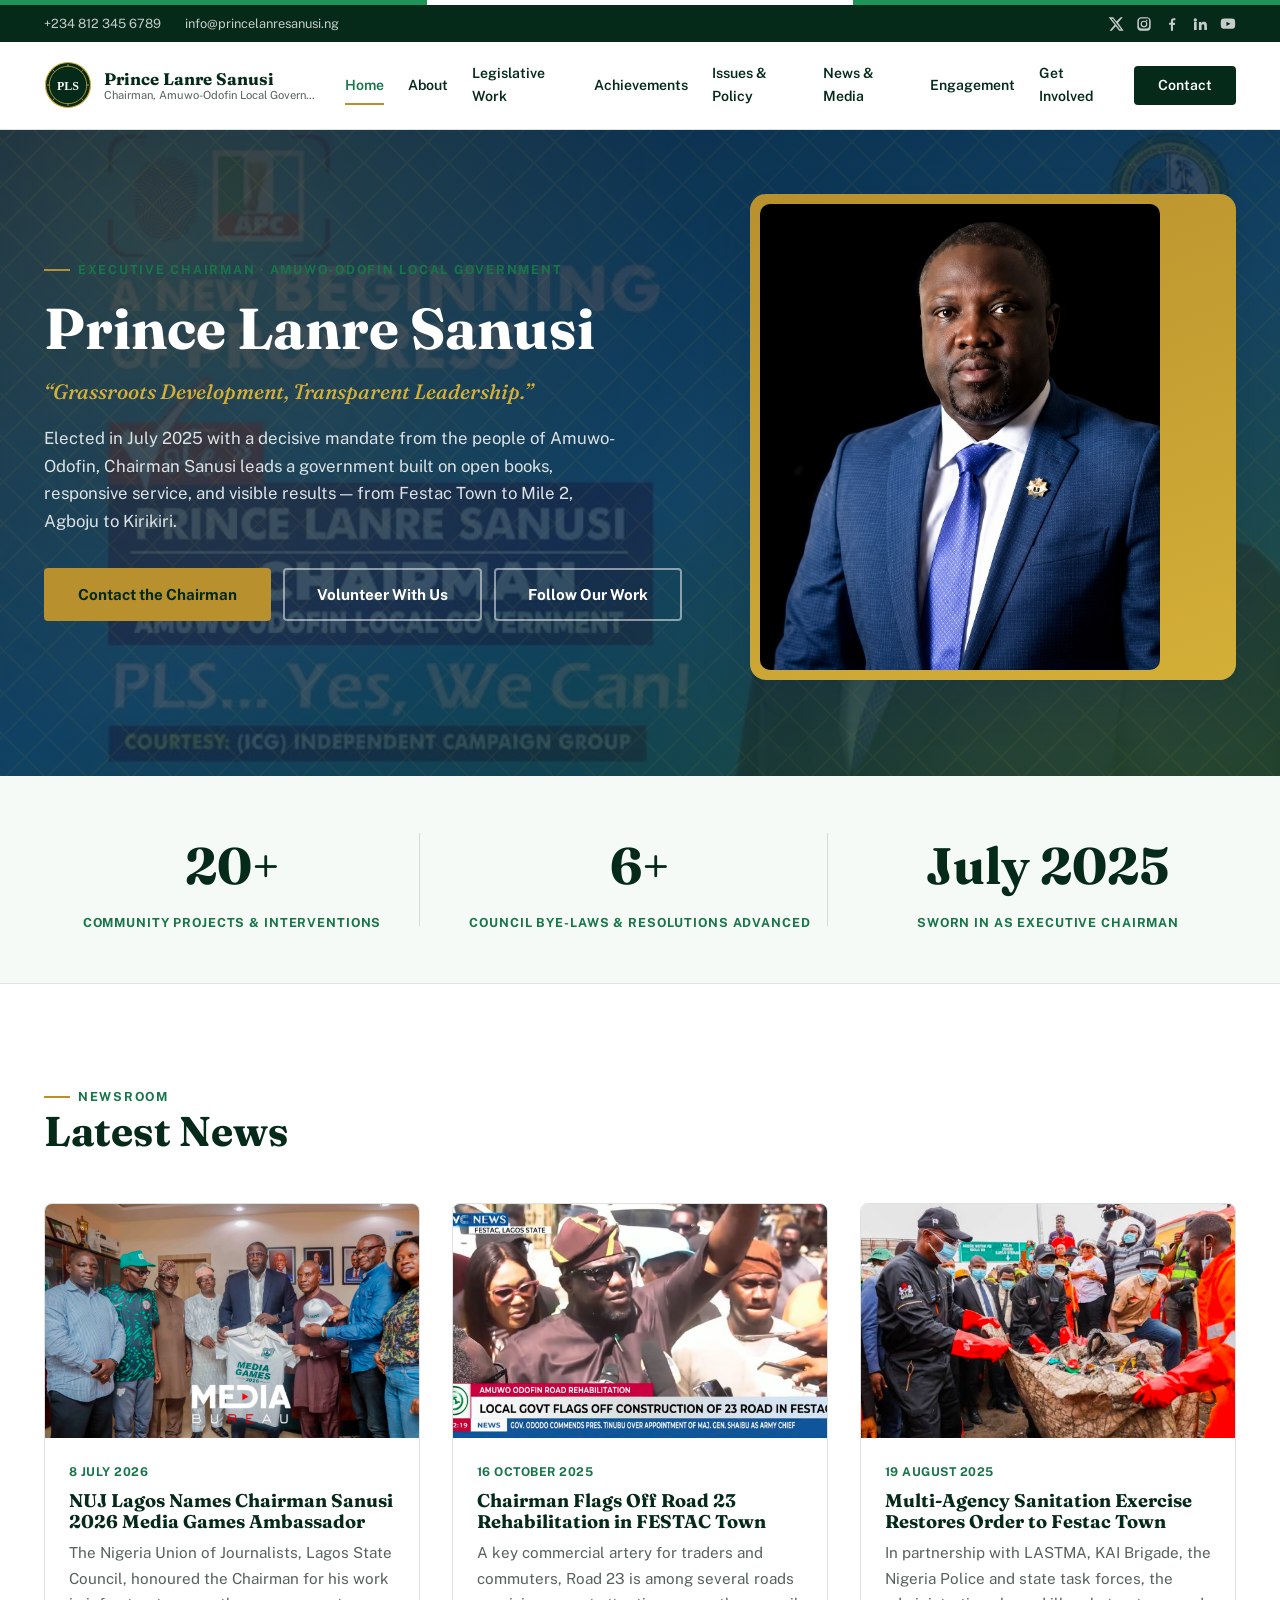
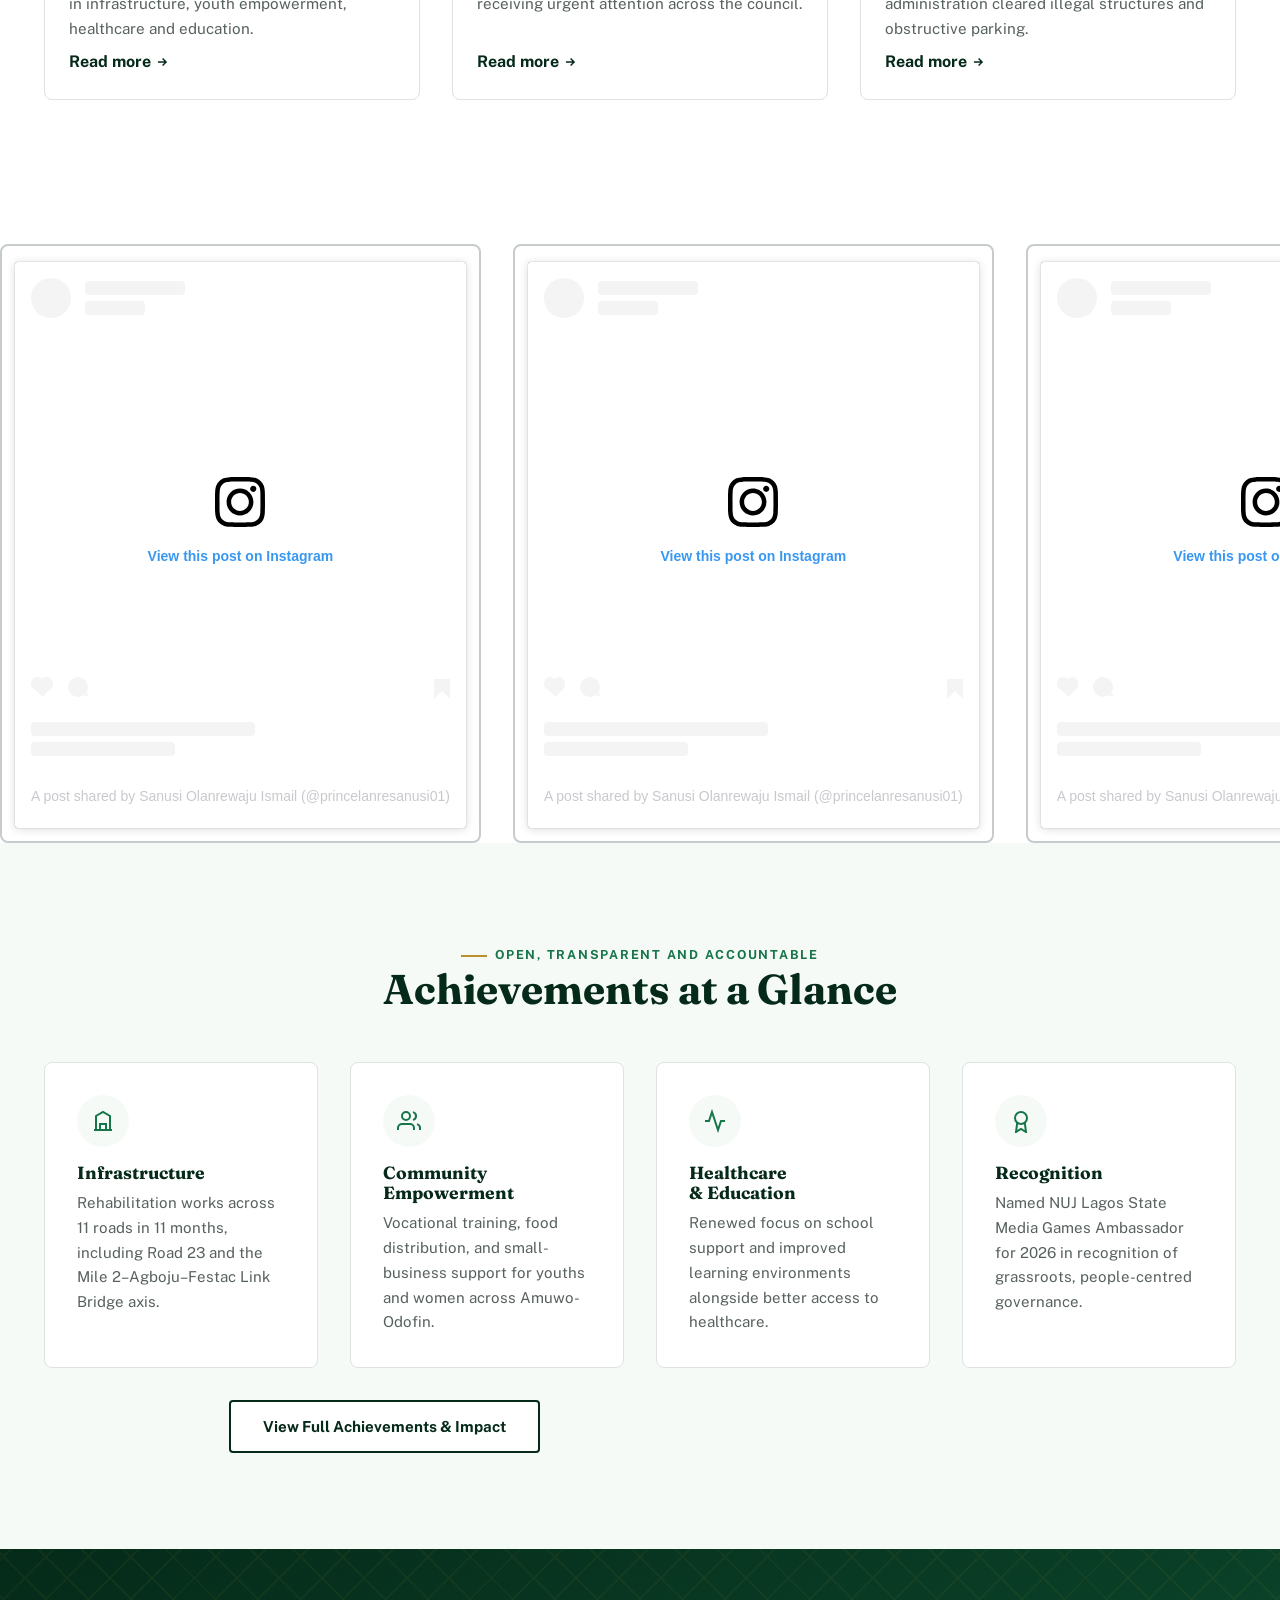
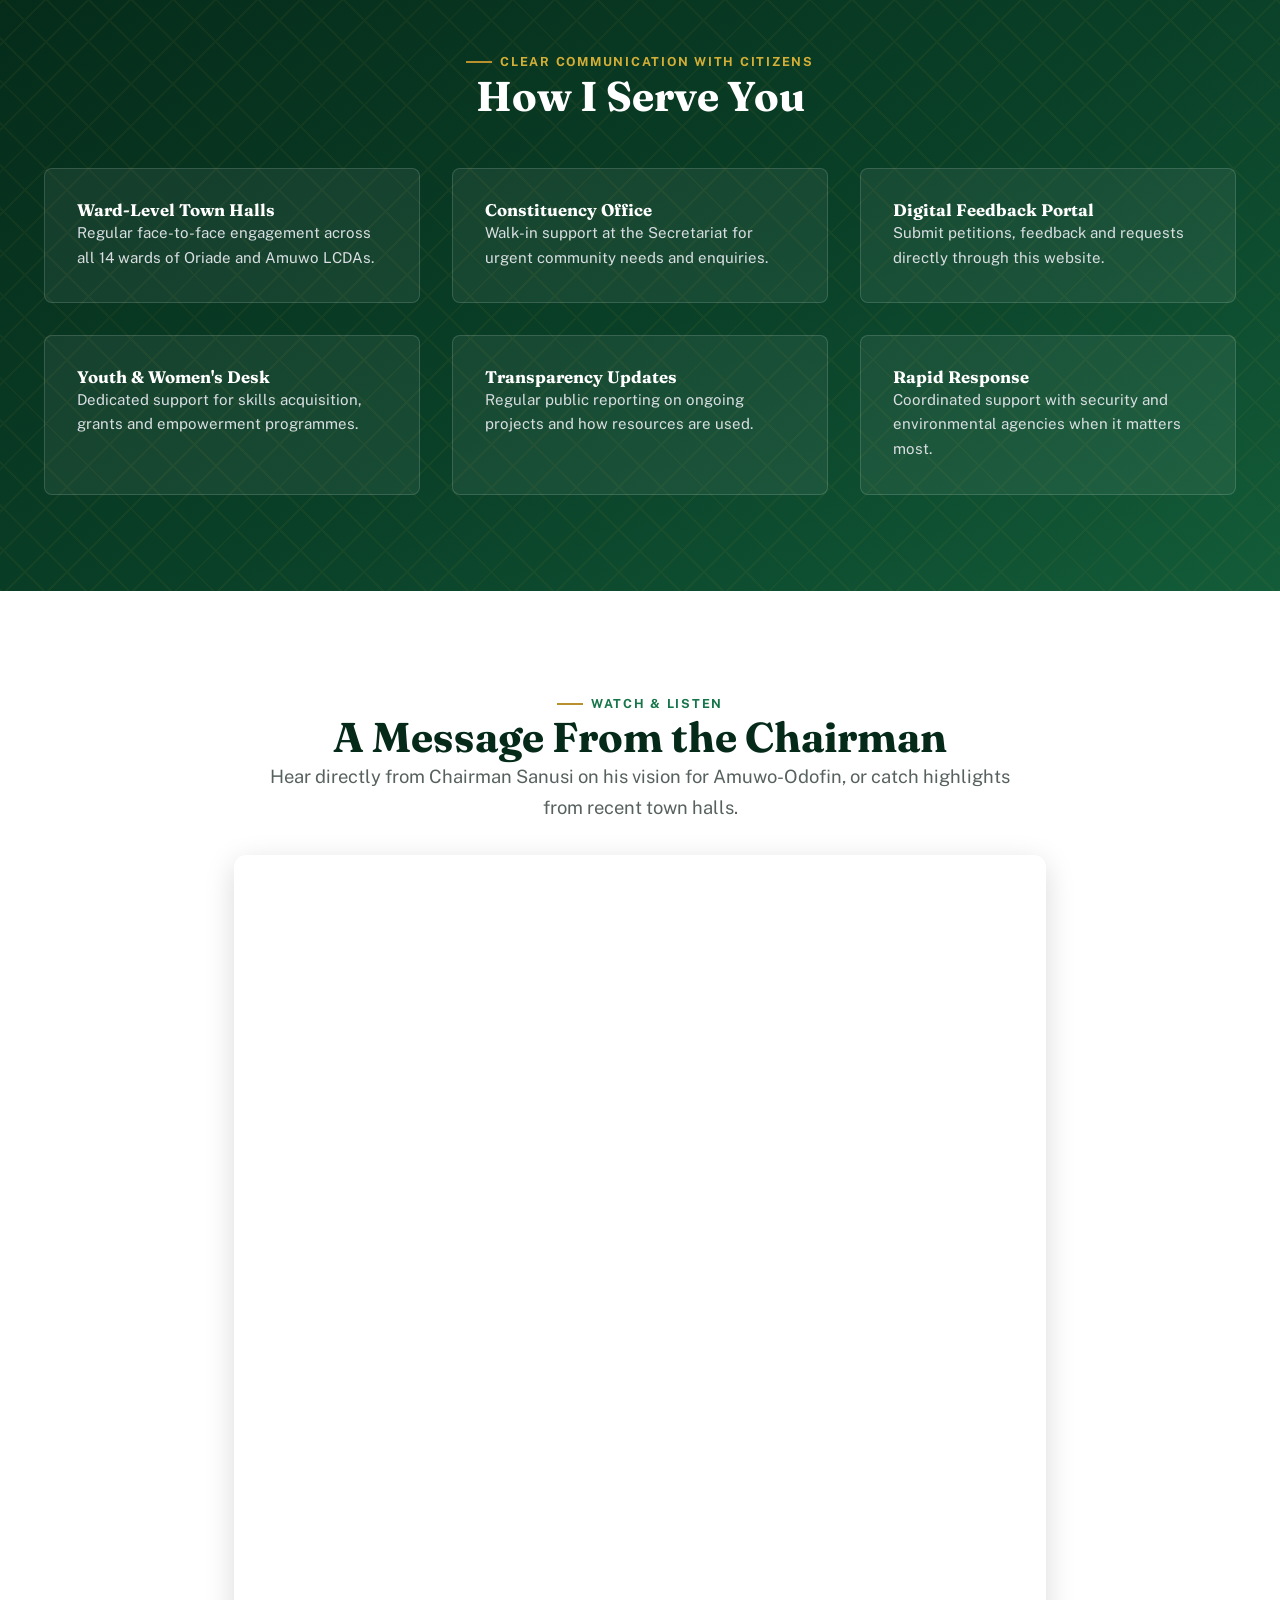
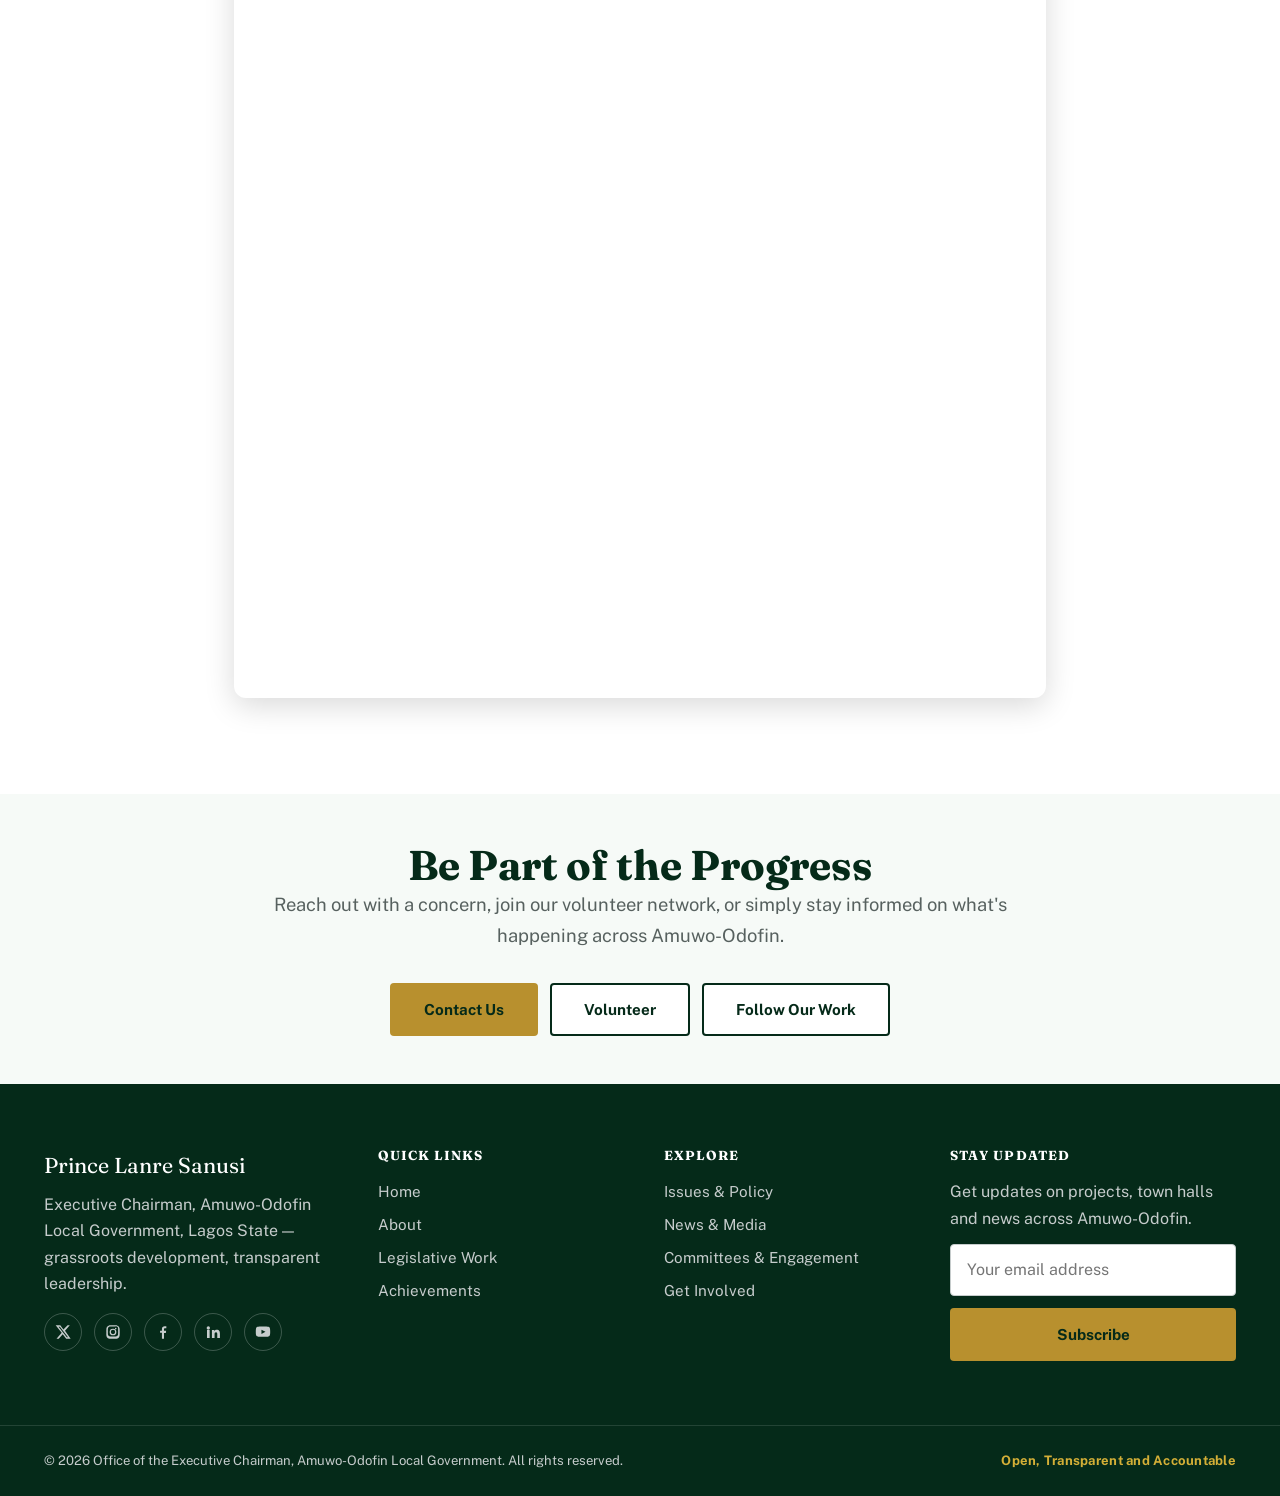
<file: index.html>
<!DOCTYPE html>
<html lang="en">
<head>
  <meta charset="UTF-8">
  <meta name="viewport" content="width=device-width, initial-scale=1.0">
  <title>Prince Lanre Sanusi | Chairman, Amuwo-Odofin Local Government</title>
  <meta name="description" content="Official site of Prince Lanre Sanusi (PLS), Executive Chairman of Amuwo-Odofin Local Government, Lagos State — grassroots development and transparent leadership.">
  <meta name="author" content="Office of the Executive Chairman, Amuwo-Odofin Local Government">
  <meta property="og:title" content="Prince Lanre Sanusi | Chairman, Amuwo-Odofin Local Government">
  <meta property="og:description" content="Grassroots development, transparent leadership — official site of Executive Chairman Prince Lanre Sanusi.">
  <meta property="og:type" content="website">
  <meta property="og:image" content="assets/images/site-background.jpg">
  <link rel="icon" type="image/svg+xml" href="assets/images/favicon.svg">
  <link rel="preconnect" href="https://fonts.googleapis.com">
  <link rel="preconnect" href="https://fonts.gstatic.com" crossorigin>
  <link href="https://fonts.googleapis.com/css2?family=Fraunces:ital,wght@0,600;0,700;0,900;1,500&family=Public+Sans:wght@400;500;600;700&display=swap" rel="stylesheet">
  <link rel="stylesheet" href="assets/css/variables.css">
  <link rel="stylesheet" href="assets/css/base.css">
  <link rel="stylesheet" href="assets/css/layout.css">
  <link rel="stylesheet" href="assets/css/components.css">
  <link rel="stylesheet" href="assets/css/animations.css">
  <script src="assets/js/supabase-client.js" defer></script>
  <script src="assets/js/components.js" defer></script>
  <script src="assets/js/forms.js" defer></script>
  <script src="assets/js/main.js" defer></script>
  <script type="application/ld+json">
  {
    "@context": "https://schema.org",
    "@type": "Person",
    "name": "Prince Lanre Sanusi",
    "alternateName": "PLS",
    "jobTitle": "Executive Chairman, Amuwo-Odofin Local Government",
    "worksFor": {
      "@type": "GovernmentOrganization",
      "name": "Amuwo-Odofin Local Government",
      "address": {
        "@type": "PostalAddress",
        "streetAddress": "41 Road, Amuwo-Odofin Local Government Secretariat",
        "addressLocality": "Festac Town",
        "addressRegion": "Lagos State",
        "addressCountry": "NG"
      }
    },
    "url": "https://princelanresanusi.ng/"
  }
  </script>
</head>
<body data-page="home">
  <a class="skip-link" href="#main-content">Skip to main content</a>
  <div id="site-header"></div>
  <noscript>
    <nav aria-label="Primary" style="padding:1rem;text-align:center;background:#052A19;">
      <a style="color:#fff;margin:0 .6rem;" href="">Home</a>
      <a style="color:#fff;margin:0 .6rem;" href="about">About</a>
      <a style="color:#fff;margin:0 .6rem;" href="legislative-work">Legislative Work</a>
      <a style="color:#fff;margin:0 .6rem;" href="achievements">Achievements</a>
      <a style="color:#fff;margin:0 .6rem;" href="issues-policy">Issues &amp; Policy</a>
      <a style="color:#fff;margin:0 .6rem;" href="news-media">News &amp; Media</a>
      <a style="color:#fff;margin:0 .6rem;" href="engagement">Engagement</a>
      <a style="color:#fff;margin:0 .6rem;" href="get-involved">Get Involved</a>
      <a style="color:#fff;margin:0 .6rem;" href="contact">Contact</a>
    </nav>
  </noscript>

  <main id="main-content">

    <!-- ============ HERO ============ -->
    <section class="hero lattice-bg" aria-label="Introduction">
      <div class="hero__inner">
        <div>
          <p class="eyebrow">Executive Chairman &middot; Amuwo-Odofin Local Government</p>
          <h1 class="hero__title">Prince Lanre Sanusi</h1>
          <p class="hero__tagline">&ldquo;Grassroots Development, Transparent Leadership.&rdquo;</p>
          <p class="hero__lede">Elected in July 2025 with a decisive mandate from the people of Amuwo-Odofin, Chairman Sanusi leads a government built on open books, responsive service, and visible results — from Festac Town to Mile 2, Agboju to Kirikiri.</p>
          <div class="hero__actions">
            <a class="btn btn--primary" href="contact">Contact the Chairman</a>
            <a class="btn btn--outline-light" href="get-involved">Volunteer With Us</a>
            <a class="btn btn--outline-light" href="news-media">Follow Our Work</a>
          </div>
        </div>
        <div class="hero__portrait-frame reveal">
          <img src="assets/images/placeholders/placeholder-portrait.png" alt="Official portrait of Prince Lanre Sanusi, Executive Chairman of Amuwo-Odofin Local Government" width="400" height="500" loading="eager">
        </div>
      </div>
    </section>

    <!-- ============ LEDGER STAT STRIP ============ -->
    <section class="stat-strip" aria-label="Record of service at a glance">
      <div class="stat-strip__inner">
        <div class="stat-strip__item">
          <span class="stat-strip__value" data-target="20" data-suffix="+">0</span>
          <span class="stat-strip__label">Community Projects &amp; Interventions</span>
        </div>
        <div class="stat-strip__item">
          <span class="stat-strip__value" data-target="6" data-suffix="+">0</span>
          <span class="stat-strip__label">Council Bye-Laws &amp; Resolutions Advanced</span>
        </div>
        <div class="stat-strip__item">
          <span class="stat-strip__value">July 2025</span>
          <span class="stat-strip__label">Sworn In as Executive Chairman</span>
        </div>
      </div>
    </section>

    <!-- ============ LATEST NEWS ============ -->
    <section class="section" aria-labelledby="news-heading">
      <div class="container">
        <div class="section-head">
          <p class="eyebrow">Newsroom</p>
          <h2 id="news-heading">Latest News</h2>
        </div>
        <div class="grid grid--3 reveal-stagger">
          <article class="card">
            <div class="card__media"><img src="assets/images/placeholders/nuj.png" alt="Chairman Sanusi honoured as NUJ Media Games Ambassador" loading="lazy"></div>
            <div class="card__body">
              <time class="card__date" datetime="2026-07-08">8 July 2026</time>
              <h3 class="card__title">NUJ Lagos Names Chairman Sanusi 2026 Media Games Ambassador</h3>
              <p class="card__excerpt">The Nigeria Union of Journalists, Lagos State Council, honoured the Chairman for his work in infrastructure, youth empowerment, healthcare and education.</p>
              <a class="card__link" href="news-media">Read more <svg width="14" height="14" viewBox="0 0 24 24" fill="none" stroke="currentColor" stroke-width="2.5" aria-hidden="true"><path d="M5 12h14M13 6l6 6-6 6"/></svg></a>
            </div>
          </article>
          <article class="card">
            <div class="card__media"><img src="assets/images/placeholders/flag_road.png" alt="Road 23 rehabilitation flag-off in FESTAC Town" loading="lazy"></div>
            <div class="card__body">
              <time class="card__date" datetime="2025-10-16">16 October 2025</time>
              <h3 class="card__title">Chairman Flags Off Road 23 Rehabilitation in FESTAC Town</h3>
              <p class="card__excerpt">A key commercial artery for traders and commuters, Road 23 is among several roads receiving urgent attention across the council.</p>
              <a class="card__link" href="news-media">Read more <svg width="14" height="14" viewBox="0 0 24 24" fill="none" stroke="currentColor" stroke-width="2.5" aria-hidden="true"><path d="M5 12h14M13 6l6 6-6 6"/></svg></a>
            </div>
          </article>
          <article class="card">
            <div class="card__media"><img src="assets/images/placeholders/neat.png" alt="Environmental sanitation exercise in Festac Town" loading="lazy"></div>
            <div class="card__body">
              <time class="card__date" datetime="2025-08-19">19 August 2025</time>
              <h3 class="card__title">Multi-Agency Sanitation Exercise Restores Order to Festac Town</h3>
              <p class="card__excerpt">In partnership with LASTMA, KAI Brigade, the Nigeria Police and state task forces, the administration cleared illegal structures and obstructive parking.</p>
              <a class="card__link" href="news-media">Read more <svg width="14" height="14" viewBox="0 0 24 24" fill="none" stroke="currentColor" stroke-width="2.5" aria-hidden="true"><path d="M5 12h14M13 6l6 6-6 6"/></svg></a>
            </div>
          </article>
        </div>
      </div>
    </section>

     <div class="grid grid--3" style="margin-top:var(--space-8);">
          <div class="social-embed-slot" id="socialEmbed1">
            <p class="placeholder-note"</p>
              <blockquote class="instagram-media" data-instgrm-captioned data-instgrm-permalink="https://www.instagram.com/p/DbfQlG4Nr2J/?utm_source=ig_embed&amp;utm_campaign=loading" data-instgrm-version="14" style=" background:#FFF; border:0; border-radius:3px; box-shadow:0 0 1px 0 rgba(0,0,0,0.5),0 1px 10px 0 rgba(0,0,0,0.15); margin: 1px; max-width:540px; min-width:326px; padding:0; width:99.375%; width:-webkit-calc(100% - 2px); width:calc(100% - 2px);"><div style="padding:16px;"> <a href="https://www.instagram.com/p/DbfQlG4Nr2J/?utm_source=ig_embed&amp;utm_campaign=loading" style=" background:#FFFFFF; line-height:0; padding:0 0; text-align:center; text-decoration:none; width:100%;" target="_blank"> <div style=" display: flex; flex-direction: row; align-items: center;"> <div style="background-color: #F4F4F4; border-radius: 50%; flex-grow: 0; height: 40px; margin-right: 14px; width: 40px;"></div> <div style="display: flex; flex-direction: column; flex-grow: 1; justify-content: center;"> <div style=" background-color: #F4F4F4; border-radius: 4px; flex-grow: 0; height: 14px; margin-bottom: 6px; width: 100px;"></div> <div style=" background-color: #F4F4F4; border-radius: 4px; flex-grow: 0; height: 14px; width: 60px;"></div></div></div><div style="padding: 19% 0;"></div> <div style="display:block; height:50px; margin:0 auto 12px; width:50px;"><svg width="50px" height="50px" viewBox="0 0 60 60" version="1.1" xmlns="https://www.w3.org/2000/svg" xmlns:xlink="https://www.w3.org/1999/xlink"><g stroke="none" stroke-width="1" fill="none" fill-rule="evenodd"><g transform="translate(-511.000000, -20.000000)" fill="#000000"><g><path d="M556.869,30.41 C554.814,30.41 553.148,32.076 553.148,34.131 C553.148,36.186 554.814,37.852 556.869,37.852 C558.924,37.852 560.59,36.186 560.59,34.131 C560.59,32.076 558.924,30.41 556.869,30.41 M541,60.657 C535.114,60.657 530.342,55.887 530.342,50 C530.342,44.114 535.114,39.342 541,39.342 C546.887,39.342 551.658,44.114 551.658,50 C551.658,55.887 546.887,60.657 541,60.657 M541,33.886 C532.1,33.886 524.886,41.1 524.886,50 C524.886,58.899 532.1,66.113 541,66.113 C549.9,66.113 557.115,58.899 557.115,50 C557.115,41.1 549.9,33.886 541,33.886 M565.378,62.101 C565.244,65.022 564.756,66.606 564.346,67.663 C563.803,69.06 563.154,70.057 562.106,71.106 C561.058,72.155 560.06,72.803 558.662,73.347 C557.607,73.757 556.021,74.244 553.102,74.378 C549.944,74.521 548.997,74.552 541,74.552 C533.003,74.552 532.056,74.521 528.898,74.378 C525.979,74.244 524.393,73.757 523.338,73.347 C521.94,72.803 520.942,72.155 519.894,71.106 C518.846,70.057 518.197,69.06 517.654,67.663 C517.244,66.606 516.755,65.022 516.623,62.101 C516.479,58.943 516.448,57.996 516.448,50 C516.448,42.003 516.479,41.056 516.623,37.899 C516.755,34.978 517.244,33.391 517.654,32.338 C518.197,30.938 518.846,29.942 519.894,28.894 C520.942,27.846 521.94,27.196 523.338,26.654 C524.393,26.244 525.979,25.756 528.898,25.623 C532.057,25.479 533.004,25.448 541,25.448 C548.997,25.448 549.943,25.479 553.102,25.623 C556.021,25.756 557.607,26.244 558.662,26.654 C560.06,27.196 561.058,27.846 562.106,28.894 C563.154,29.942 563.803,30.938 564.346,32.338 C564.756,33.391 565.244,34.978 565.378,37.899 C565.522,41.056 565.552,42.003 565.552,50 C565.552,57.996 565.522,58.943 565.378,62.101 M570.82,37.631 C570.674,34.438 570.167,32.258 569.425,30.349 C568.659,28.377 567.633,26.702 565.965,25.035 C564.297,23.368 562.623,22.342 560.652,21.575 C558.743,20.834 556.562,20.326 553.369,20.18 C550.169,20.033 549.148,20 541,20 C532.853,20 531.831,20.033 528.631,20.18 C525.438,20.326 523.257,20.834 521.349,21.575 C519.376,22.342 517.703,23.368 516.035,25.035 C514.368,26.702 513.342,28.377 512.574,30.349 C511.834,32.258 511.326,34.438 511.181,37.631 C511.035,40.831 511,41.851 511,50 C511,58.147 511.035,59.17 511.181,62.369 C511.326,65.562 511.834,67.743 512.574,69.651 C513.342,71.625 514.368,73.296 516.035,74.965 C517.703,76.634 519.376,77.658 521.349,78.425 C523.257,79.167 525.438,79.673 528.631,79.82 C531.831,79.965 532.853,80.001 541,80.001 C549.148,80.001 550.169,79.965 553.369,79.82 C556.562,79.673 558.743,79.167 560.652,78.425 C562.623,77.658 564.297,76.634 565.965,74.965 C567.633,73.296 568.659,71.625 569.425,69.651 C570.167,67.743 570.674,65.562 570.82,62.369 C570.966,59.17 571,58.147 571,50 C571,41.851 570.966,40.831 570.82,37.631"></path></g></g></g></svg></div><div style="padding-top: 8px;"> <div style=" color:#3897f0; font-family:Arial,sans-serif; font-size:14px; font-style:normal; font-weight:550; line-height:18px;">View this post on Instagram</div></div><div style="padding: 12.5% 0;"></div> <div style="display: flex; flex-direction: row; margin-bottom: 14px; align-items: center;"><div> <div style="background-color: #F4F4F4; border-radius: 50%; height: 12.5px; width: 12.5px; transform: translateX(0px) translateY(7px);"></div> <div style="background-color: #F4F4F4; height: 12.5px; transform: rotate(-45deg) translateX(3px) translateY(1px); width: 12.5px; flex-grow: 0; margin-right: 14px; margin-left: 2px;"></div> <div style="background-color: #F4F4F4; border-radius: 50%; height: 12.5px; width: 12.5px; transform: translateX(9px) translateY(-18px);"></div></div><div style="margin-left: 8px;"> <div style=" background-color: #F4F4F4; border-radius: 50%; flex-grow: 0; height: 20px; width: 20px;"></div> <div style=" width: 0; height: 0; border-top: 2px solid transparent; border-left: 6px solid #f4f4f4; border-bottom: 2px solid transparent; transform: translateX(16px) translateY(-4px) rotate(30deg)"></div></div><div style="margin-left: auto;"> <div style=" width: 0px; border-top: 8px solid #F4F4F4; border-right: 8px solid transparent; transform: translateY(16px);"></div> <div style=" background-color: #F4F4F4; flex-grow: 0; height: 12px; width: 16px; transform: translateY(-4px);"></div> <div style=" width: 0; height: 0; border-top: 8px solid #F4F4F4; border-left: 8px solid transparent; transform: translateY(-4px) translateX(8px);"></div></div></div> <div style="display: flex; flex-direction: column; flex-grow: 1; justify-content: center; margin-bottom: 24px;"> <div style=" background-color: #F4F4F4; border-radius: 4px; flex-grow: 0; height: 14px; margin-bottom: 6px; width: 224px;"></div> <div style=" background-color: #F4F4F4; border-radius: 4px; flex-grow: 0; height: 14px; width: 144px;"></div></div></a><p style=" color:#c9c8cd; font-family:Arial,sans-serif; font-size:14px; line-height:17px; margin-bottom:0; margin-top:8px; overflow:hidden; padding:8px 0 7px; text-align:center; text-overflow:ellipsis; white-space:nowrap;"><a href="https://www.instagram.com/p/DbfQlG4Nr2J/?utm_source=ig_embed&amp;utm_campaign=loading" style=" color:#c9c8cd; font-family:Arial,sans-serif; font-size:14px; font-style:normal; font-weight:normal; line-height:17px; text-decoration:none;" target="_blank">A post shared by Sanusi Olanrewaju Ismail (@princelanresanusi01)</a></p></div></blockquote>
<script async src="//www.instagram.com/embed.js"></script>
          </div>
          <div class="social-embed-slot" id="socialEmbed2">
            <p class="placeholder-note"></p>
            <blockquote class="instagram-media" data-instgrm-captioned data-instgrm-permalink="https://www.instagram.com/p/Dbd2KODjG6r/?utm_source=ig_embed&amp;utm_campaign=loading" data-instgrm-version="14" style=" background:#FFF; border:0; border-radius:3px; box-shadow:0 0 1px 0 rgba(0,0,0,0.5),0 1px 10px 0 rgba(0,0,0,0.15); margin: 1px; max-width:540px; min-width:326px; padding:0; width:99.375%; width:-webkit-calc(100% - 2px); width:calc(100% - 2px);"><div style="padding:16px;"> <a href="https://www.instagram.com/p/Dbd2KODjG6r/?utm_source=ig_embed&amp;utm_campaign=loading" style=" background:#FFFFFF; line-height:0; padding:0 0; text-align:center; text-decoration:none; width:100%;" target="_blank"> <div style=" display: flex; flex-direction: row; align-items: center;"> <div style="background-color: #F4F4F4; border-radius: 50%; flex-grow: 0; height: 40px; margin-right: 14px; width: 40px;"></div> <div style="display: flex; flex-direction: column; flex-grow: 1; justify-content: center;"> <div style=" background-color: #F4F4F4; border-radius: 4px; flex-grow: 0; height: 14px; margin-bottom: 6px; width: 100px;"></div> <div style=" background-color: #F4F4F4; border-radius: 4px; flex-grow: 0; height: 14px; width: 60px;"></div></div></div><div style="padding: 19% 0;"></div> <div style="display:block; height:50px; margin:0 auto 12px; width:50px;"><svg width="50px" height="50px" viewBox="0 0 60 60" version="1.1" xmlns="https://www.w3.org/2000/svg" xmlns:xlink="https://www.w3.org/1999/xlink"><g stroke="none" stroke-width="1" fill="none" fill-rule="evenodd"><g transform="translate(-511.000000, -20.000000)" fill="#000000"><g><path d="M556.869,30.41 C554.814,30.41 553.148,32.076 553.148,34.131 C553.148,36.186 554.814,37.852 556.869,37.852 C558.924,37.852 560.59,36.186 560.59,34.131 C560.59,32.076 558.924,30.41 556.869,30.41 M541,60.657 C535.114,60.657 530.342,55.887 530.342,50 C530.342,44.114 535.114,39.342 541,39.342 C546.887,39.342 551.658,44.114 551.658,50 C551.658,55.887 546.887,60.657 541,60.657 M541,33.886 C532.1,33.886 524.886,41.1 524.886,50 C524.886,58.899 532.1,66.113 541,66.113 C549.9,66.113 557.115,58.899 557.115,50 C557.115,41.1 549.9,33.886 541,33.886 M565.378,62.101 C565.244,65.022 564.756,66.606 564.346,67.663 C563.803,69.06 563.154,70.057 562.106,71.106 C561.058,72.155 560.06,72.803 558.662,73.347 C557.607,73.757 556.021,74.244 553.102,74.378 C549.944,74.521 548.997,74.552 541,74.552 C533.003,74.552 532.056,74.521 528.898,74.378 C525.979,74.244 524.393,73.757 523.338,73.347 C521.94,72.803 520.942,72.155 519.894,71.106 C518.846,70.057 518.197,69.06 517.654,67.663 C517.244,66.606 516.755,65.022 516.623,62.101 C516.479,58.943 516.448,57.996 516.448,50 C516.448,42.003 516.479,41.056 516.623,37.899 C516.755,34.978 517.244,33.391 517.654,32.338 C518.197,30.938 518.846,29.942 519.894,28.894 C520.942,27.846 521.94,27.196 523.338,26.654 C524.393,26.244 525.979,25.756 528.898,25.623 C532.057,25.479 533.004,25.448 541,25.448 C548.997,25.448 549.943,25.479 553.102,25.623 C556.021,25.756 557.607,26.244 558.662,26.654 C560.06,27.196 561.058,27.846 562.106,28.894 C563.154,29.942 563.803,30.938 564.346,32.338 C564.756,33.391 565.244,34.978 565.378,37.899 C565.522,41.056 565.552,42.003 565.552,50 C565.552,57.996 565.522,58.943 565.378,62.101 M570.82,37.631 C570.674,34.438 570.167,32.258 569.425,30.349 C568.659,28.377 567.633,26.702 565.965,25.035 C564.297,23.368 562.623,22.342 560.652,21.575 C558.743,20.834 556.562,20.326 553.369,20.18 C550.169,20.033 549.148,20 541,20 C532.853,20 531.831,20.033 528.631,20.18 C525.438,20.326 523.257,20.834 521.349,21.575 C519.376,22.342 517.703,23.368 516.035,25.035 C514.368,26.702 513.342,28.377 512.574,30.349 C511.834,32.258 511.326,34.438 511.181,37.631 C511.035,40.831 511,41.851 511,50 C511,58.147 511.035,59.17 511.181,62.369 C511.326,65.562 511.834,67.743 512.574,69.651 C513.342,71.625 514.368,73.296 516.035,74.965 C517.703,76.634 519.376,77.658 521.349,78.425 C523.257,79.167 525.438,79.673 528.631,79.82 C531.831,79.965 532.853,80.001 541,80.001 C549.148,80.001 550.169,79.965 553.369,79.82 C556.562,79.673 558.743,79.167 560.652,78.425 C562.623,77.658 564.297,76.634 565.965,74.965 C567.633,73.296 568.659,71.625 569.425,69.651 C570.167,67.743 570.674,65.562 570.82,62.369 C570.966,59.17 571,58.147 571,50 C571,41.851 570.966,40.831 570.82,37.631"></path></g></g></g></svg></div><div style="padding-top: 8px;"> <div style=" color:#3897f0; font-family:Arial,sans-serif; font-size:14px; font-style:normal; font-weight:550; line-height:18px;">View this post on Instagram</div></div><div style="padding: 12.5% 0;"></div> <div style="display: flex; flex-direction: row; margin-bottom: 14px; align-items: center;"><div> <div style="background-color: #F4F4F4; border-radius: 50%; height: 12.5px; width: 12.5px; transform: translateX(0px) translateY(7px);"></div> <div style="background-color: #F4F4F4; height: 12.5px; transform: rotate(-45deg) translateX(3px) translateY(1px); width: 12.5px; flex-grow: 0; margin-right: 14px; margin-left: 2px;"></div> <div style="background-color: #F4F4F4; border-radius: 50%; height: 12.5px; width: 12.5px; transform: translateX(9px) translateY(-18px);"></div></div><div style="margin-left: 8px;"> <div style=" background-color: #F4F4F4; border-radius: 50%; flex-grow: 0; height: 20px; width: 20px;"></div> <div style=" width: 0; height: 0; border-top: 2px solid transparent; border-left: 6px solid #f4f4f4; border-bottom: 2px solid transparent; transform: translateX(16px) translateY(-4px) rotate(30deg)"></div></div><div style="margin-left: auto;"> <div style=" width: 0px; border-top: 8px solid #F4F4F4; border-right: 8px solid transparent; transform: translateY(16px);"></div> <div style=" background-color: #F4F4F4; flex-grow: 0; height: 12px; width: 16px; transform: translateY(-4px);"></div> <div style=" width: 0; height: 0; border-top: 8px solid #F4F4F4; border-left: 8px solid transparent; transform: translateY(-4px) translateX(8px);"></div></div></div> <div style="display: flex; flex-direction: column; flex-grow: 1; justify-content: center; margin-bottom: 24px;"> <div style=" background-color: #F4F4F4; border-radius: 4px; flex-grow: 0; height: 14px; margin-bottom: 6px; width: 224px;"></div> <div style=" background-color: #F4F4F4; border-radius: 4px; flex-grow: 0; height: 14px; width: 144px;"></div></div></a><p style=" color:#c9c8cd; font-family:Arial,sans-serif; font-size:14px; line-height:17px; margin-bottom:0; margin-top:8px; overflow:hidden; padding:8px 0 7px; text-align:center; text-overflow:ellipsis; white-space:nowrap;"><a href="https://www.instagram.com/p/Dbd2KODjG6r/?utm_source=ig_embed&amp;utm_campaign=loading" style=" color:#c9c8cd; font-family:Arial,sans-serif; font-size:14px; font-style:normal; font-weight:normal; line-height:17px; text-decoration:none;" target="_blank">A post shared by Sanusi Olanrewaju Ismail (@princelanresanusi01)</a></p></div></blockquote>
<script async src="//www.instagram.com/embed.js"></script>
          </div>
          <div class="social-embed-slot" id="socialEmbed3">
            <p class="placeholder-note"></p>
            <blockquote class="instagram-media" data-instgrm-captioned data-instgrm-permalink="https://www.instagram.com/p/DbdxkeMjBJR/?utm_source=ig_embed&amp;utm_campaign=loading" data-instgrm-version="14" style=" background:#FFF; border:0; border-radius:3px; box-shadow:0 0 1px 0 rgba(0,0,0,0.5),0 1px 10px 0 rgba(0,0,0,0.15); margin: 1px; max-width:540px; min-width:326px; padding:0; width:99.375%; width:-webkit-calc(100% - 2px); width:calc(100% - 2px);"><div style="padding:16px;"> <a href="https://www.instagram.com/p/DbdxkeMjBJR/?utm_source=ig_embed&amp;utm_campaign=loading" style=" background:#FFFFFF; line-height:0; padding:0 0; text-align:center; text-decoration:none; width:100%;" target="_blank"> <div style=" display: flex; flex-direction: row; align-items: center;"> <div style="background-color: #F4F4F4; border-radius: 50%; flex-grow: 0; height: 40px; margin-right: 14px; width: 40px;"></div> <div style="display: flex; flex-direction: column; flex-grow: 1; justify-content: center;"> <div style=" background-color: #F4F4F4; border-radius: 4px; flex-grow: 0; height: 14px; margin-bottom: 6px; width: 100px;"></div> <div style=" background-color: #F4F4F4; border-radius: 4px; flex-grow: 0; height: 14px; width: 60px;"></div></div></div><div style="padding: 19% 0;"></div> <div style="display:block; height:50px; margin:0 auto 12px; width:50px;"><svg width="50px" height="50px" viewBox="0 0 60 60" version="1.1" xmlns="https://www.w3.org/2000/svg" xmlns:xlink="https://www.w3.org/1999/xlink"><g stroke="none" stroke-width="1" fill="none" fill-rule="evenodd"><g transform="translate(-511.000000, -20.000000)" fill="#000000"><g><path d="M556.869,30.41 C554.814,30.41 553.148,32.076 553.148,34.131 C553.148,36.186 554.814,37.852 556.869,37.852 C558.924,37.852 560.59,36.186 560.59,34.131 C560.59,32.076 558.924,30.41 556.869,30.41 M541,60.657 C535.114,60.657 530.342,55.887 530.342,50 C530.342,44.114 535.114,39.342 541,39.342 C546.887,39.342 551.658,44.114 551.658,50 C551.658,55.887 546.887,60.657 541,60.657 M541,33.886 C532.1,33.886 524.886,41.1 524.886,50 C524.886,58.899 532.1,66.113 541,66.113 C549.9,66.113 557.115,58.899 557.115,50 C557.115,41.1 549.9,33.886 541,33.886 M565.378,62.101 C565.244,65.022 564.756,66.606 564.346,67.663 C563.803,69.06 563.154,70.057 562.106,71.106 C561.058,72.155 560.06,72.803 558.662,73.347 C557.607,73.757 556.021,74.244 553.102,74.378 C549.944,74.521 548.997,74.552 541,74.552 C533.003,74.552 532.056,74.521 528.898,74.378 C525.979,74.244 524.393,73.757 523.338,73.347 C521.94,72.803 520.942,72.155 519.894,71.106 C518.846,70.057 518.197,69.06 517.654,67.663 C517.244,66.606 516.755,65.022 516.623,62.101 C516.479,58.943 516.448,57.996 516.448,50 C516.448,42.003 516.479,41.056 516.623,37.899 C516.755,34.978 517.244,33.391 517.654,32.338 C518.197,30.938 518.846,29.942 519.894,28.894 C520.942,27.846 521.94,27.196 523.338,26.654 C524.393,26.244 525.979,25.756 528.898,25.623 C532.057,25.479 533.004,25.448 541,25.448 C548.997,25.448 549.943,25.479 553.102,25.623 C556.021,25.756 557.607,26.244 558.662,26.654 C560.06,27.196 561.058,27.846 562.106,28.894 C563.154,29.942 563.803,30.938 564.346,32.338 C564.756,33.391 565.244,34.978 565.378,37.899 C565.522,41.056 565.552,42.003 565.552,50 C565.552,57.996 565.522,58.943 565.378,62.101 M570.82,37.631 C570.674,34.438 570.167,32.258 569.425,30.349 C568.659,28.377 567.633,26.702 565.965,25.035 C564.297,23.368 562.623,22.342 560.652,21.575 C558.743,20.834 556.562,20.326 553.369,20.18 C550.169,20.033 549.148,20 541,20 C532.853,20 531.831,20.033 528.631,20.18 C525.438,20.326 523.257,20.834 521.349,21.575 C519.376,22.342 517.703,23.368 516.035,25.035 C514.368,26.702 513.342,28.377 512.574,30.349 C511.834,32.258 511.326,34.438 511.181,37.631 C511.035,40.831 511,41.851 511,50 C511,58.147 511.035,59.17 511.181,62.369 C511.326,65.562 511.834,67.743 512.574,69.651 C513.342,71.625 514.368,73.296 516.035,74.965 C517.703,76.634 519.376,77.658 521.349,78.425 C523.257,79.167 525.438,79.673 528.631,79.82 C531.831,79.965 532.853,80.001 541,80.001 C549.148,80.001 550.169,79.965 553.369,79.82 C556.562,79.673 558.743,79.167 560.652,78.425 C562.623,77.658 564.297,76.634 565.965,74.965 C567.633,73.296 568.659,71.625 569.425,69.651 C570.167,67.743 570.674,65.562 570.82,62.369 C570.966,59.17 571,58.147 571,50 C571,41.851 570.966,40.831 570.82,37.631"></path></g></g></g></svg></div><div style="padding-top: 8px;"> <div style=" color:#3897f0; font-family:Arial,sans-serif; font-size:14px; font-style:normal; font-weight:550; line-height:18px;">View this post on Instagram</div></div><div style="padding: 12.5% 0;"></div> <div style="display: flex; flex-direction: row; margin-bottom: 14px; align-items: center;"><div> <div style="background-color: #F4F4F4; border-radius: 50%; height: 12.5px; width: 12.5px; transform: translateX(0px) translateY(7px);"></div> <div style="background-color: #F4F4F4; height: 12.5px; transform: rotate(-45deg) translateX(3px) translateY(1px); width: 12.5px; flex-grow: 0; margin-right: 14px; margin-left: 2px;"></div> <div style="background-color: #F4F4F4; border-radius: 50%; height: 12.5px; width: 12.5px; transform: translateX(9px) translateY(-18px);"></div></div><div style="margin-left: 8px;"> <div style=" background-color: #F4F4F4; border-radius: 50%; flex-grow: 0; height: 20px; width: 20px;"></div> <div style=" width: 0; height: 0; border-top: 2px solid transparent; border-left: 6px solid #f4f4f4; border-bottom: 2px solid transparent; transform: translateX(16px) translateY(-4px) rotate(30deg)"></div></div><div style="margin-left: auto;"> <div style=" width: 0px; border-top: 8px solid #F4F4F4; border-right: 8px solid transparent; transform: translateY(16px);"></div> <div style=" background-color: #F4F4F4; flex-grow: 0; height: 12px; width: 16px; transform: translateY(-4px);"></div> <div style=" width: 0; height: 0; border-top: 8px solid #F4F4F4; border-left: 8px solid transparent; transform: translateY(-4px) translateX(8px);"></div></div></div> <div style="display: flex; flex-direction: column; flex-grow: 1; justify-content: center; margin-bottom: 24px;"> <div style=" background-color: #F4F4F4; border-radius: 4px; flex-grow: 0; height: 14px; margin-bottom: 6px; width: 224px;"></div> <div style=" background-color: #F4F4F4; border-radius: 4px; flex-grow: 0; height: 14px; width: 144px;"></div></div></a><p style=" color:#c9c8cd; font-family:Arial,sans-serif; font-size:14px; line-height:17px; margin-bottom:0; margin-top:8px; overflow:hidden; padding:8px 0 7px; text-align:center; text-overflow:ellipsis; white-space:nowrap;"><a href="https://www.instagram.com/p/DbdxkeMjBJR/?utm_source=ig_embed&amp;utm_campaign=loading" style=" color:#c9c8cd; font-family:Arial,sans-serif; font-size:14px; font-style:normal; font-weight:normal; line-height:17px; text-decoration:none;" target="_blank">A post shared by Sanusi Olanrewaju Ismail (@princelanresanusi01)</a></p></div></blockquote>
<script async src="//www.instagram.com/embed.js"></script>
          </div>
        </div>
      </div>
    </section>

    <!-- ============ ACHIEVEMENTS HIGHLIGHTS ============ -->
    <section class="section section--alt" aria-labelledby="achievements-heading">
      <div class="container">
        <div class="section-head section-head--center">
          <p class="eyebrow">Open, Transparent and Accountable</p>
          <h2 id="achievements-heading">Achievements at a Glance</h2>
        </div>
        <div class="grid grid--4 reveal-stagger">
          <div class="icon-card">
            <span class="icon-card__icon" aria-hidden="true"><svg width="24" height="24" viewBox="0 0 24 24" fill="none" stroke="currentColor" stroke-width="2"><path d="M3 21h18M5 21V7l7-4 7 4v14M9 21v-6h6v6"/></svg></span>
            <h3>Infrastructure</h3>
            <p>Rehabilitation works across 11 roads in 11 months, including Road 23 and the Mile 2–Agboju–Festac Link Bridge axis.</p>
          </div>
          <div class="icon-card">
            <span class="icon-card__icon" aria-hidden="true"><svg width="24" height="24" viewBox="0 0 24 24" fill="none" stroke="currentColor" stroke-width="2"><path d="M17 21v-2a4 4 0 0 0-4-4H5a4 4 0 0 0-4 4v2"/><circle cx="9" cy="7" r="4"/><path d="M23 21v-2a4 4 0 0 0-3-3.87M16 3.13a4 4 0 0 1 0 7.75"/></svg></span>
            <h3>Community Empowerment</h3>
            <p>Vocational training, food distribution, and small-business support for youths and women across Amuwo-Odofin.</p>
          </div>
          <div class="icon-card">
            <span class="icon-card__icon" aria-hidden="true"><svg width="24" height="24" viewBox="0 0 24 24" fill="none" stroke="currentColor" stroke-width="2"><path d="M22 12h-4l-3 9L9 3l-3 9H2"/></svg></span>
            <h3>Healthcare &amp; Education</h3>
            <p>Renewed focus on school support and improved learning environments alongside better access to healthcare.</p>
          </div>
          <div class="icon-card">
            <span class="icon-card__icon" aria-hidden="true"><svg width="24" height="24" viewBox="0 0 24 24" fill="none" stroke="currentColor" stroke-width="2"><path d="M12 15a6 6 0 1 0 0-12 6 6 0 0 0 0 12Z"/><path d="M8.21 13.89 7 23l5-3 5 3-1.21-9.12"/></svg></span>
            <h3>Recognition</h3>
            <p>Named NUJ Lagos State Media Games Ambassador for 2026 in recognition of grassroots, people-centred governance.</p>
          </div>
        </div>
        <p class="text-center" style="margin-top:var(--space-6);"><a class="btn btn--secondary" href="achievements">View Full Achievements &amp; Impact</a></p>
      </div>
    </section>

    <!-- ============ HOW I SERVE YOU ============ -->
    <section class="section section--dark lattice-bg" aria-labelledby="serve-heading">
      <div class="container">
        <div class="section-head section-head--center" style="margin-inline:auto;">
          <p class="eyebrow">Clear Communication With Citizens</p>
          <h2 id="serve-heading">How I Serve You</h2>
        </div>
        <div class="grid grid--3 reveal-stagger">
          <div class="stat-dark" style="text-align:left;">
            <h3 style="font-size:1.05rem;color:var(--color-white);">Ward-Level Town Halls</h3>
            <p style="color:#D8DEE2;font-size:0.94rem;">Regular face-to-face engagement across all 14 wards of Oriade and Amuwo LCDAs.</p>
          </div>
          <div class="stat-dark" style="text-align:left;">
            <h3 style="font-size:1.05rem;color:var(--color-white);">Constituency Office</h3>
            <p style="color:#D8DEE2;font-size:0.94rem;">Walk-in support at the Secretariat for urgent community needs and enquiries.</p>
          </div>
          <div class="stat-dark" style="text-align:left;">
            <h3 style="font-size:1.05rem;color:var(--color-white);">Digital Feedback Portal</h3>
            <p style="color:#D8DEE2;font-size:0.94rem;">Submit petitions, feedback and requests directly through this website.</p>
          </div>
          <div class="stat-dark" style="text-align:left;">
            <h3 style="font-size:1.05rem;color:var(--color-white);">Youth &amp; Women's Desk</h3>
            <p style="color:#D8DEE2;font-size:0.94rem;">Dedicated support for skills acquisition, grants and empowerment programmes.</p>
          </div>
          <div class="stat-dark" style="text-align:left;">
            <h3 style="font-size:1.05rem;color:var(--color-white);">Transparency Updates</h3>
            <p style="color:#D8DEE2;font-size:0.94rem;">Regular public reporting on ongoing projects and how resources are used.</p>
          </div>
          <div class="stat-dark" style="text-align:left;">
            <h3 style="font-size:1.05rem;color:var(--color-white);">Rapid Response</h3>
            <p style="color:#D8DEE2;font-size:0.94rem;">Coordinated support with security and environmental agencies when it matters most.</p>
          </div>
        </div>
      </div>
    </section>

   <!-- ============ VIDEO TEASER ============ -->
<section class="section" aria-labelledby="video-heading">
  <div class="container container--narrow text-center">
    <p class="eyebrow" style="justify-content:center;">Watch &amp; Listen</p>
    <h2 id="video-heading">A Message From the Chairman</h2>
    <p class="text-lead" style="margin-inline:auto;margin-bottom:var(--space-6);">Hear directly from Chairman Sanusi on his vision for Amuwo-Odofin, or catch highlights from recent town halls.</p>
    <div class="video-container" style="position:relative;padding-bottom:177.78%;height:0;overflow:hidden;max-width:100%;margin:0 auto;border-radius:12px;box-shadow:0 8px 30px rgba(0,0,0,0.15);">
      <iframe 
        src="https://www.facebook.com/plugins/video.php?height=476&href=https%3A%2F%2Fweb.facebook.com%2Freel%2F1502902094851939%2F&show_text=false&width=267&t=0" 
        style="position:absolute;top:0;left:0;width:100%;height:100%;border:none;overflow:hidden;" 
        scrolling="no" 
        frameborder="0" 
        allowfullscreen="true" 
        allow="autoplay; clipboard-write; encrypted-media; picture-in-picture; web-share" 
        allowFullScreen="true">
      </iframe>
    </div>
  </div>
</section>

    <!-- ============ CTA BAND ============ -->
    <section class="section section--tight" style="background:var(--color-parchment);" aria-labelledby="cta-heading">
      <div class="container text-center">
        <h2 id="cta-heading">Be Part of the Progress</h2>
        <p class="text-lead" style="margin-inline:auto;">Reach out with a concern, join our volunteer network, or simply stay informed on what's happening across Amuwo-Odofin.</p>
        <div class="hero__actions" style="justify-content:center;margin-top:var(--space-6);">
          <a class="btn btn--primary" href="contact">Contact Us</a>
          <a class="btn btn--secondary" href="get-involved">Volunteer</a>
          <a class="btn btn--secondary" href="news-media">Follow Our Work</a>
        </div>
      </div>
    </section>

  </main>

  <div id="site-footer"></div>
  <noscript>
    <p style="text-align:center;background:#052A19;color:#fff;padding:1rem;">&copy; Office of the Executive Chairman, Amuwo-Odofin Local Government. 41 Road, Festac Town, Lagos State.</p>
  </noscript>
</body>
</html>
</file>
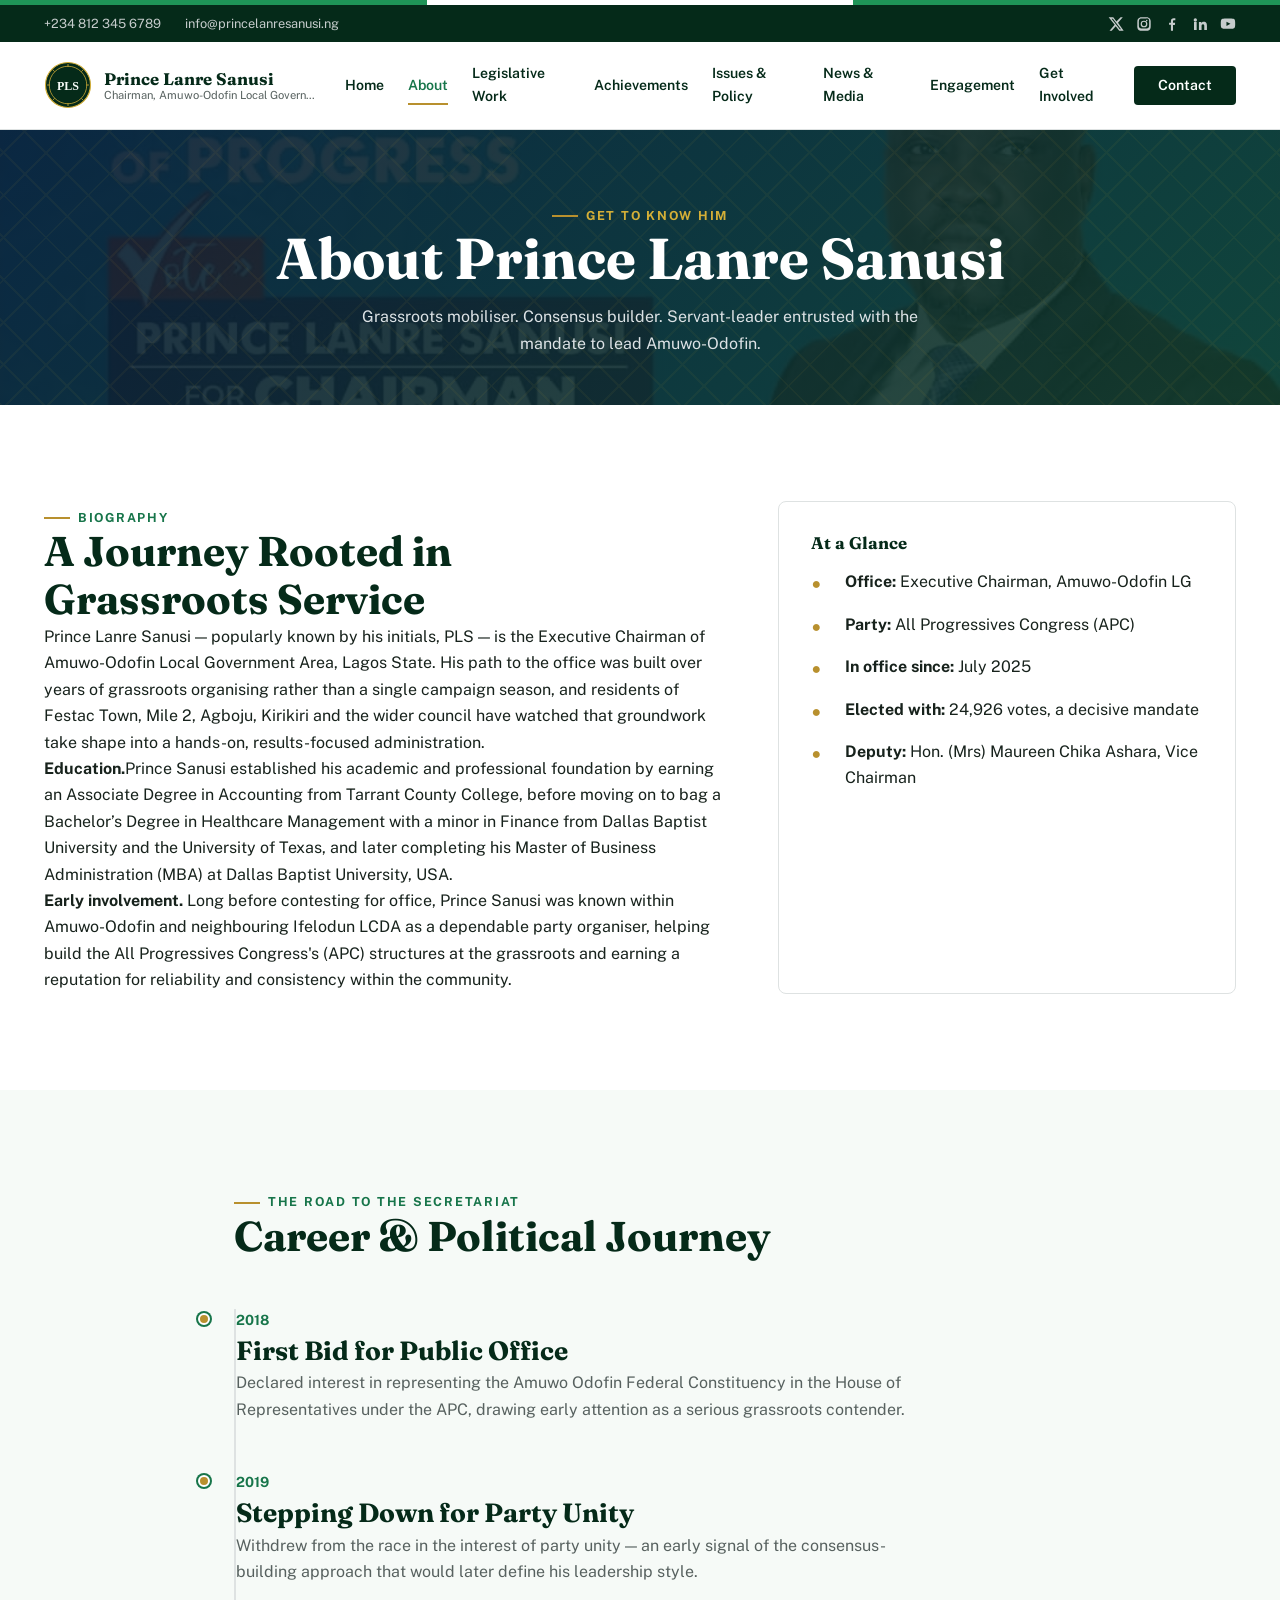
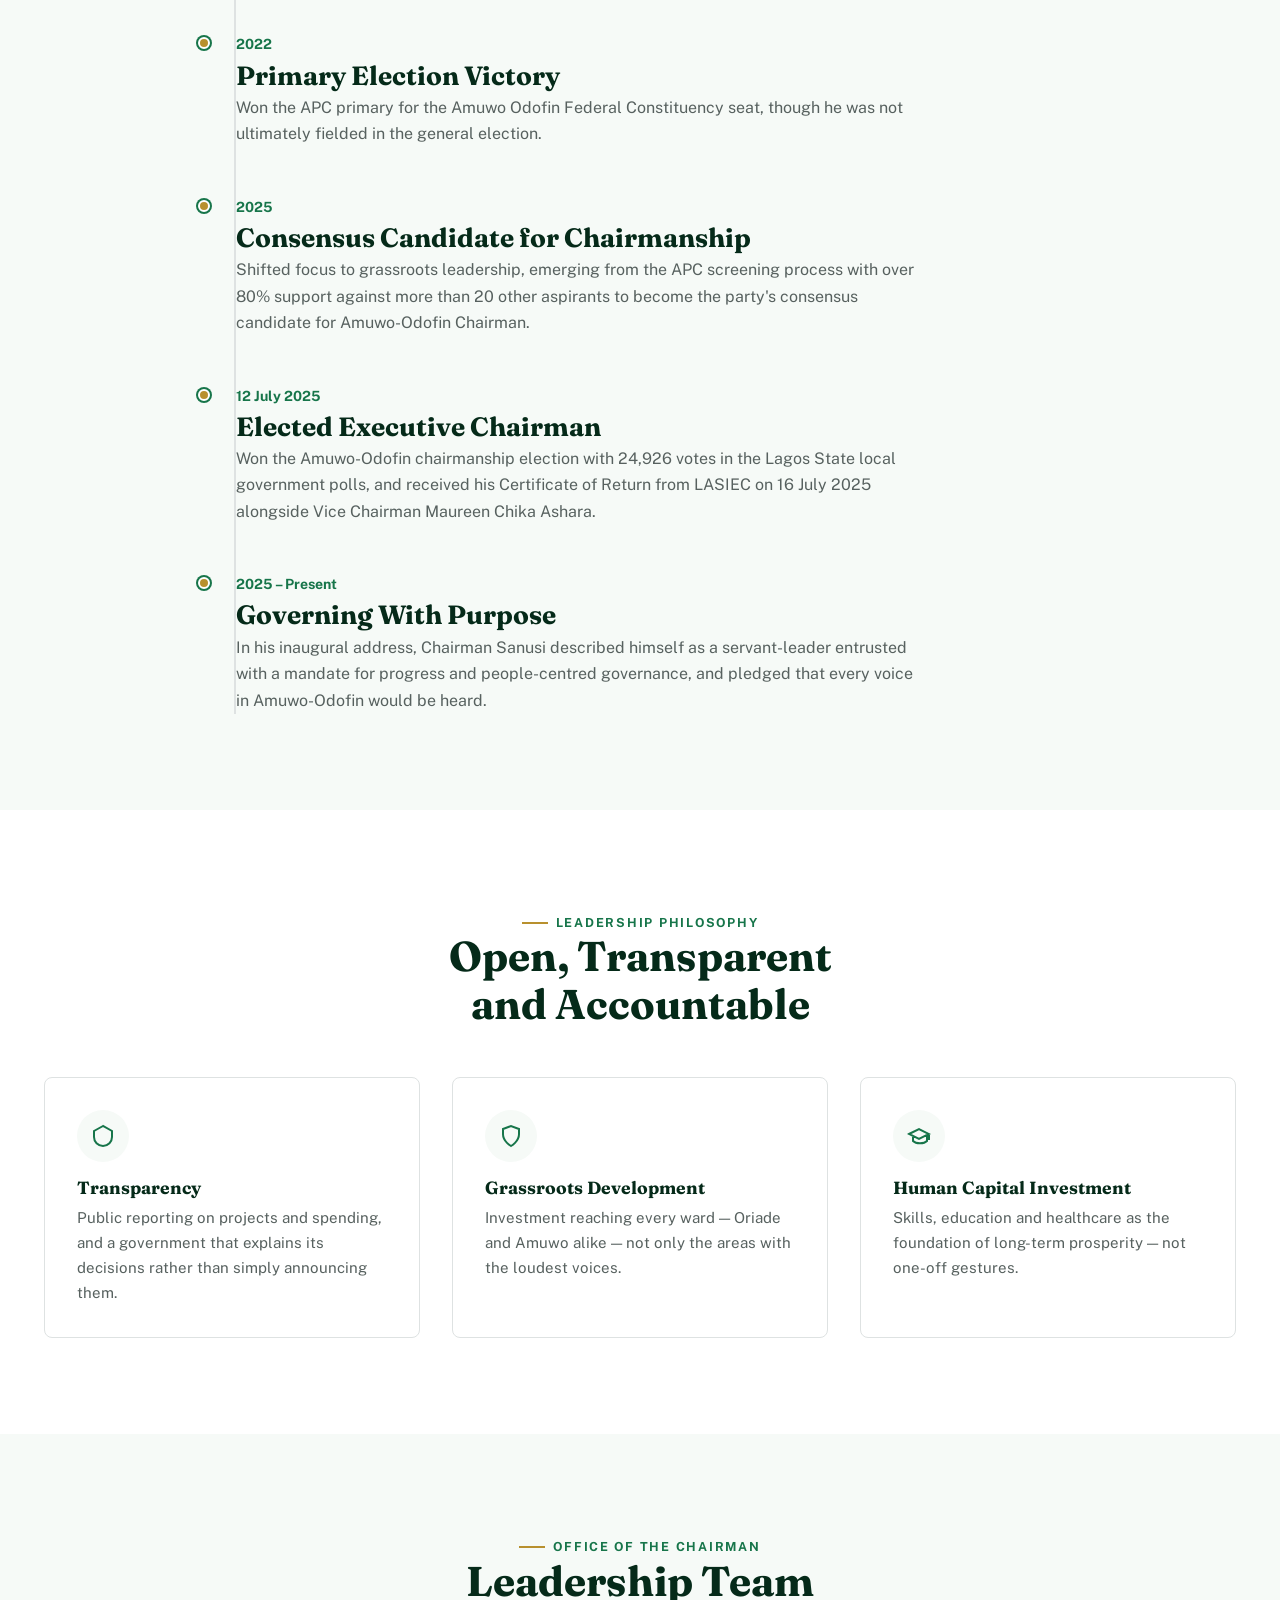
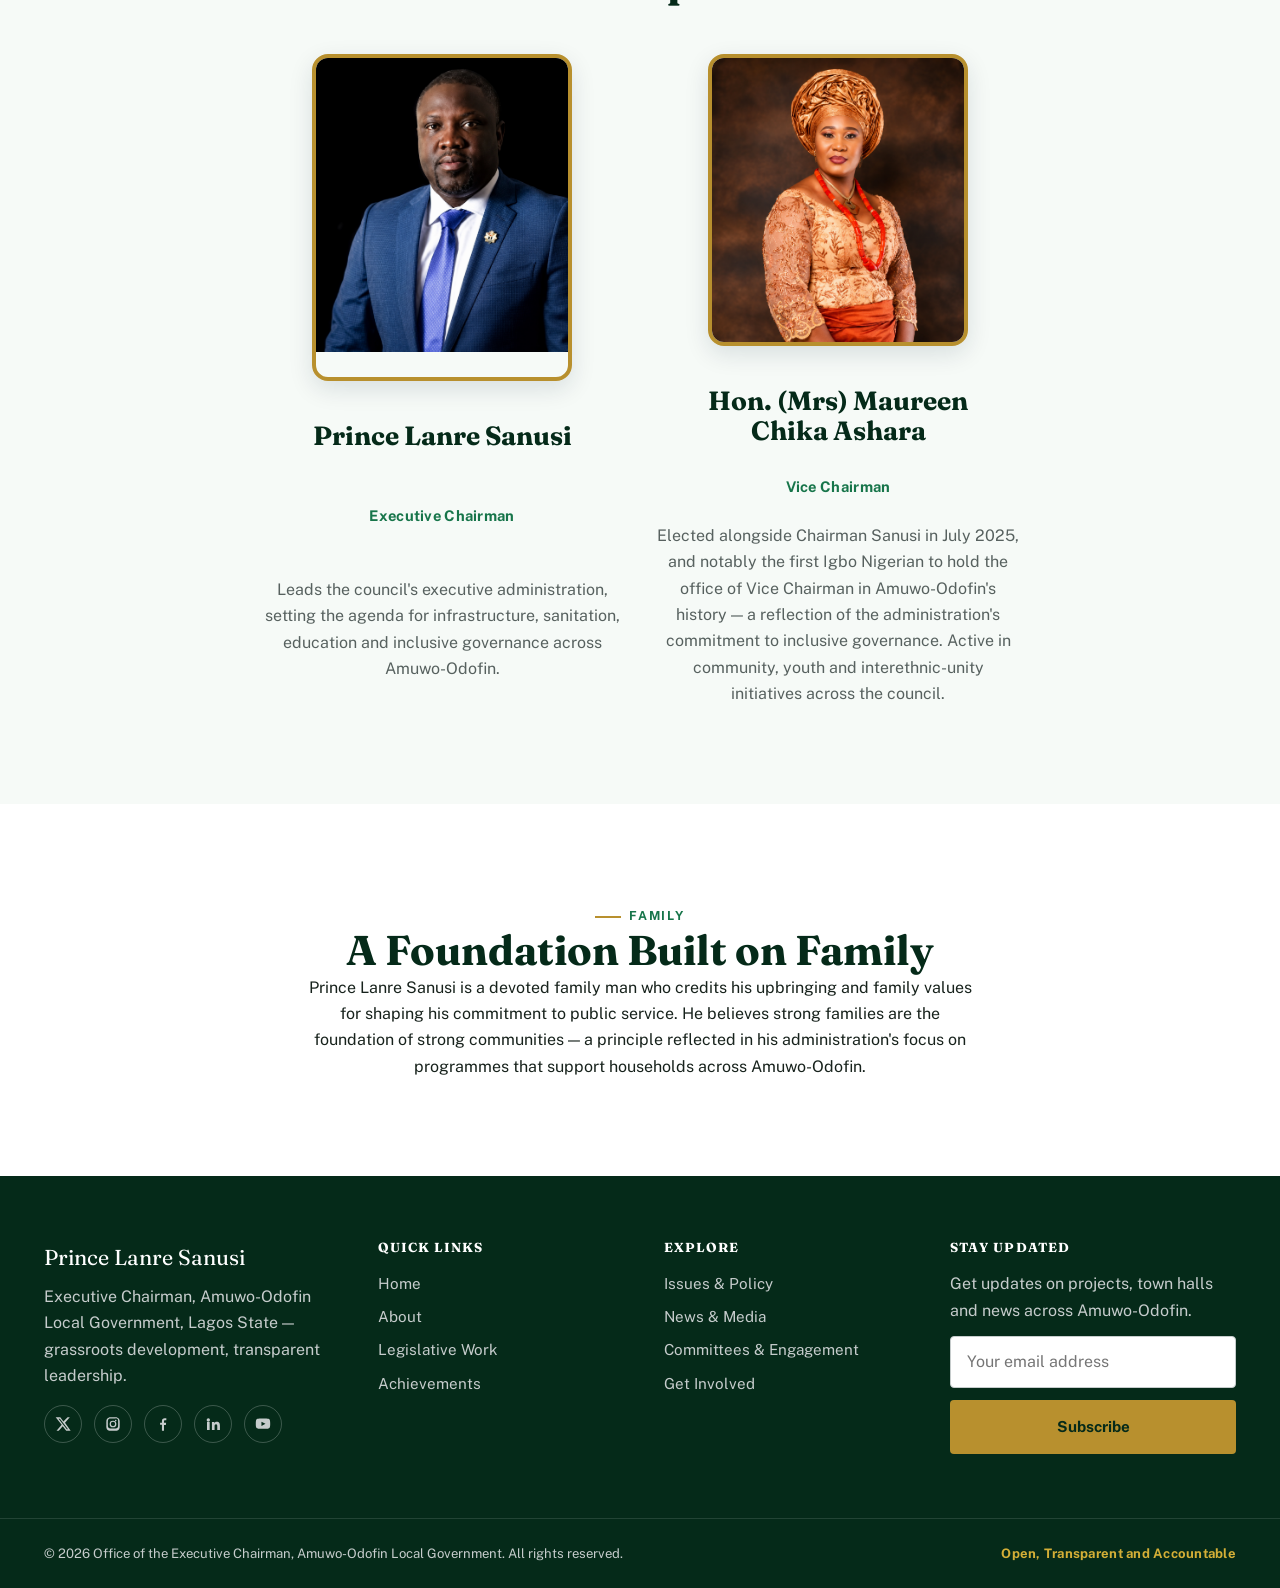
<file: about.html>
<!DOCTYPE html>
<html lang="en">
<head>
  <meta charset="UTF-8">
  <meta name="viewport" content="width=device-width, initial-scale=1.0">
  <title>About | Prince Lanre Sanusi — Chairman, Amuwo-Odofin LG</title>
  <meta name="description" content="Learn about Prince Lanre Sanusi's journey to leadership, his leadership philosophy, and the team steering Amuwo-Odofin Local Government.">
  <meta name="author" content="Office of the Executive Chairman, Amuwo-Odofin Local Government">
  <meta property="og:title" content="About Prince Lanre Sanusi | Chairman, Amuwo-Odofin LG">
  <meta property="og:description" content="From grassroots mobiliser to Executive Chairman — the journey of Prince Lanre Sanusi.">
  <meta property="og:type" content="website">
  <link rel="icon" type="image/svg+xml" href="assets/images/favicon.svg">
  <link rel="preconnect" href="https://fonts.googleapis.com">
  <link rel="preconnect" href="https://fonts.gstatic.com" crossorigin>
  <link href="https://fonts.googleapis.com/css2?family=Fraunces:ital,wght@0,600;0,700;0,900;1,500&family=Public+Sans:wght@400;500;600;700&display=swap" rel="stylesheet">
  <link rel="stylesheet" href="assets/css/variables.css">
  <link rel="stylesheet" href="assets/css/base.css">
  <link rel="stylesheet" href="assets/css/layout.css">
  <link rel="stylesheet" href="assets/css/components.css">
  <link rel="stylesheet" href="assets/css/animations.css">
  <script src="assets/js/supabase-client.js" defer></script>
  <script src="assets/js/components.js" defer></script>
  <script src="assets/js/forms.js" defer></script>
  <script src="assets/js/main.js" defer></script>
</head>
<body data-page="about">
  <a class="skip-link" href="#main-content">Skip to main content</a>
  <div id="site-header"></div>
  <noscript>
    <nav aria-label="Primary" style="padding:1rem;text-align:center;background:#052A19;">
      <a style="color:#fff;margin:0 .6rem;" href="index">Home</a>
      <a style="color:#fff;margin:0 .6rem;" href="about">About</a>
      <a style="color:#fff;margin:0 .6rem;" href="legislative-work">Legislative Work</a>
      <a style="color:#fff;margin:0 .6rem;" href="contact">Contact</a>
    </nav>
  </noscript>

  <main id="main-content">

    <section class="page-banner lattice-bg">
      <div class="container">
        <p class="eyebrow">Get to Know Him</p>
        <h1>About Prince Lanre Sanusi</h1>
        <p>Grassroots mobiliser. Consensus builder. Servant-leader entrusted with the mandate to lead Amuwo-Odofin.</p>
      </div>
    </section>

    <!-- ============ BIOGRAPHY ============ -->
    <section class="section" aria-labelledby="bio-heading">
      <div class="container two-col two-col--asym">
        <div>
          <p class="eyebrow">Biography</p>
          <h2 id="bio-heading">A Journey Rooted in Grassroots Service</h2>
          <p>Prince Lanre Sanusi &mdash; popularly known by his initials, PLS &mdash; is the Executive Chairman of Amuwo-Odofin Local Government Area, Lagos State. His path to the office was built over years of grassroots organising rather than a single campaign season, and residents of Festac Town, Mile 2, Agboju, Kirikiri and the wider council have watched that groundwork take shape into a hands-on, results-focused administration.</p>
          <p><strong>Education.</strong>Prince Sanusi established his academic and professional foundation by earning an Associate Degree in Accounting from Tarrant County College, before moving on to bag a Bachelor’s Degree in Healthcare Management with a minor in Finance from Dallas Baptist University and the University of Texas, and later completing his Master of Business Administration (MBA) at Dallas Baptist University, USA.</p>
          <p><strong>Early involvement.</strong> Long before contesting for office, Prince Sanusi was known within Amuwo-Odofin and neighbouring Ifelodun LCDA as a dependable party organiser, helping build the All Progressives Congress's (APC) structures at the grassroots and earning a reputation for reliability and consistency within the community.</p>
        </div>
        <aside class="card" style="padding:var(--space-6);align-self:start;">
          <h3 style="font-size:1.05rem;">At a Glance</h3>
          <ul class="kv-list" style="margin-top:var(--space-4);">
            <li class="kv-list__item"><span class="kv-list__icon" aria-hidden="true">&#9679;</span><span><strong>Office:</strong> Executive Chairman, Amuwo-Odofin LG</span></li>
            <li class="kv-list__item"><span class="kv-list__icon" aria-hidden="true">&#9679;</span><span><strong>Party:</strong> All Progressives Congress (APC)</span></li>
            <li class="kv-list__item"><span class="kv-list__icon" aria-hidden="true">&#9679;</span><span><strong>In office since:</strong> July 2025</span></li>
            <li class="kv-list__item"><span class="kv-list__icon" aria-hidden="true">&#9679;</span><span><strong>Elected with:</strong> 24,926 votes, a decisive mandate</span></li>
            <li class="kv-list__item"><span class="kv-list__icon" aria-hidden="true">&#9679;</span><span><strong>Deputy:</strong> Hon. (Mrs) Maureen Chika Ashara, Vice Chairman</span></li>
          </ul>
        </aside>
      </div>
    </section>

    <!-- ============ TIMELINE ============ -->
    <section class="section section--alt" aria-labelledby="timeline-heading">
      <div class="container container--narrow">
        <div class="section-head">
          <p class="eyebrow">The Road to the Secretariat</p>
          <h2 id="timeline-heading">Career &amp; Political Journey</h2>
        </div>
        <ol class="timeline">
          <li class="timeline__item">
            <p class="timeline__year">2018</p>
            <h3 class="timeline__title">First Bid for Public Office</h3>
            <p class="timeline__body">Declared interest in representing the Amuwo Odofin Federal Constituency in the House of Representatives under the APC, drawing early attention as a serious grassroots contender.</p>
          </li>
          <li class="timeline__item">
            <p class="timeline__year">2019</p>
            <h3 class="timeline__title">Stepping Down for Party Unity</h3>
            <p class="timeline__body">Withdrew from the race in the interest of party unity — an early signal of the consensus-building approach that would later define his leadership style.</p>
          </li>
          <li class="timeline__item">
            <p class="timeline__year">2022</p>
            <h3 class="timeline__title">Primary Election Victory</h3>
            <p class="timeline__body">Won the APC primary for the Amuwo Odofin Federal Constituency seat, though he was not ultimately fielded in the general election.</p>
          </li>
          <li class="timeline__item">
            <p class="timeline__year">2025</p>
            <h3 class="timeline__title">Consensus Candidate for Chairmanship</h3>
            <p class="timeline__body">Shifted focus to grassroots leadership, emerging from the APC screening process with over 80% support against more than 20 other aspirants to become the party's consensus candidate for Amuwo-Odofin Chairman.</p>
          </li>
          <li class="timeline__item">
            <p class="timeline__year">12 July 2025</p>
            <h3 class="timeline__title">Elected Executive Chairman</h3>
            <p class="timeline__body">Won the Amuwo-Odofin chairmanship election with 24,926 votes in the Lagos State local government polls, and received his Certificate of Return from LASIEC on 16 July 2025 alongside Vice Chairman Maureen Chika Ashara.</p>
          </li>
          <li class="timeline__item">
            <p class="timeline__year">2025 &ndash; Present</p>
            <h3 class="timeline__title">Governing With Purpose</h3>
            <p class="timeline__body">In his inaugural address, Chairman Sanusi described himself as a servant-leader entrusted with a mandate for progress and people-centred governance, and pledged that every voice in Amuwo-Odofin would be heard.</p>
          </li>
        </ol>
      </div>
    </section>

    <!-- ============ LEADERSHIP PHILOSOPHY ============ -->
    <section class="section" aria-labelledby="philosophy-heading">
      <div class="container">
        <div class="section-head section-head--center">
          <p class="eyebrow">Leadership Philosophy</p>
          <h2 id="philosophy-heading">Open, Transparent and Accountable</h2>
        </div>
        <div class="grid grid--3 reveal-stagger">
          <div class="icon-card">
            <span class="icon-card__icon" aria-hidden="true"><svg width="24" height="24" viewBox="0 0 24 24" fill="none" stroke="currentColor" stroke-width="2"><path d="M12 2 3 7v6c0 5 3.8 8.7 9 9 5.2-.3 9-4 9-9V7l-9-5Z"/></svg></span>
            <h3>Transparency</h3>
            <p>Public reporting on projects and spending, and a government that explains its decisions rather than simply announcing them.</p>
          </div>
          <div class="icon-card">
            <span class="icon-card__icon" aria-hidden="true"><svg width="24" height="24" viewBox="0 0 24 24" fill="none" stroke="currentColor" stroke-width="2"><path d="M12 22s8-4.5 8-11.8V5l-8-3-8 3v5.2C4 17.5 12 22 12 22Z"/></svg></span>
            <h3>Grassroots Development</h3>
            <p>Investment reaching every ward — Oriade and Amuwo alike — not only the areas with the loudest voices.</p>
          </div>
          <div class="icon-card">
            <span class="icon-card__icon" aria-hidden="true"><svg width="24" height="24" viewBox="0 0 24 24" fill="none" stroke="currentColor" stroke-width="2"><path d="M22 10v6M2 10l10-5 10 5-10 5-10-5Zm4 2v5c3 3 11 3 14 0v-5"/></svg></span>
            <h3>Human Capital Investment</h3>
            <p>Skills, education and healthcare as the foundation of long-term prosperity — not one-off gestures.</p>
          </div>
        </div>
      </div>
    </section>

    <!-- ============ LEADERSHIP TEAM ============ -->
    <section class="section section--alt" aria-labelledby="team-heading">
      <div class="container">
        <div class="section-head section-head--center">
          <p class="eyebrow">Office of the Chairman</p>
          <h2 id="team-heading">Leadership Team</h2>
        </div>
        <div class="grid grid--2 reveal-stagger" style="max-width:760px;margin-inline:auto;">
          <div class="leader-card">
            <div class="leader-card__photo">
              <img src="assets/images/placeholders/placeholder-portrait.png" alt="Portrait of Prince Lanre Sanusi, Executive Chairman" loading="lazy">
            </div>
            <h3 class="leader-card__name">Prince Lanre Sanusi</h3>
            <p class="leader-card__role">Executive Chairman</p>
            <p class="leader-card__bio">Leads the council's executive administration, setting the agenda for infrastructure, sanitation, education and inclusive governance across Amuwo-Odofin.</p>
          </div>
          <div class="leader-card">
            <div class="leader-card__photo">
              <img src="assets/images/placeholders/mrs_ashara.png" alt="Portrait of Hon. Mrs Maureen Chika Ashara, Vice Chairman" loading="lazy">
            </div>
            <h3 class="leader-card__name">Hon. (Mrs) Maureen Chika Ashara</h3>
            <p class="leader-card__role">Vice Chairman</p>
            <p class="leader-card__bio">Elected alongside Chairman Sanusi in July 2025, and notably the first Igbo Nigerian to hold the office of Vice Chairman in Amuwo-Odofin's history — a reflection of the administration's commitment to inclusive governance. Active in community, youth and interethnic-unity initiatives across the council.</p>
          </div>
        </div>
      </div>
    </section>

    <!-- ============ FAMILY (TASTEFUL) ============ -->
    <section class="section" aria-labelledby="family-heading">
      <div class="container container--narrow text-center">
        <p class="eyebrow" style="justify-content:center;">Family</p>
        <h2 id="family-heading">A Foundation Built on Family</h2>
        <p>Prince Lanre Sanusi is a devoted family man who credits his upbringing and family values for shaping his commitment to public service. He believes strong families are the foundation of strong communities — a principle reflected in his administration's focus on programmes that support households across Amuwo-Odofin.</p>
      </div>
    </section>

  </main>

  <div id="site-footer"></div>
</body>
</html>
</file>
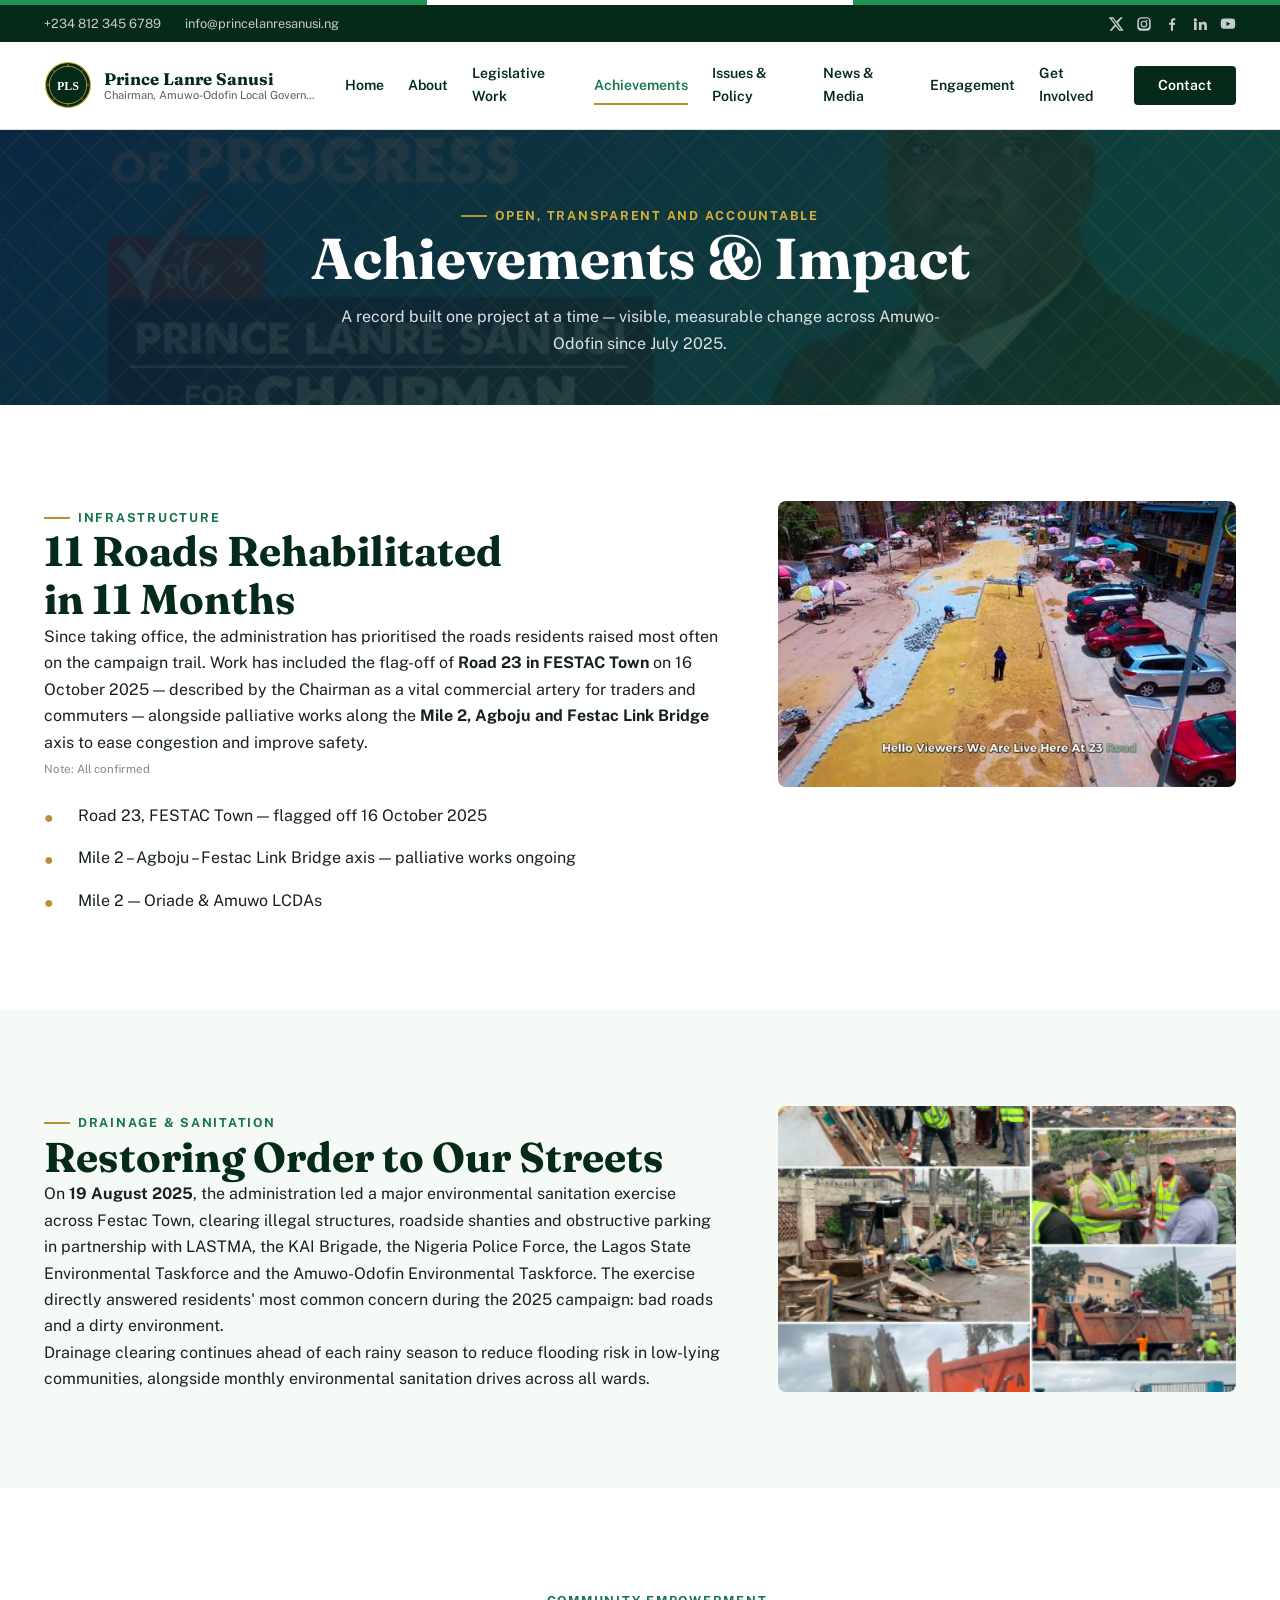
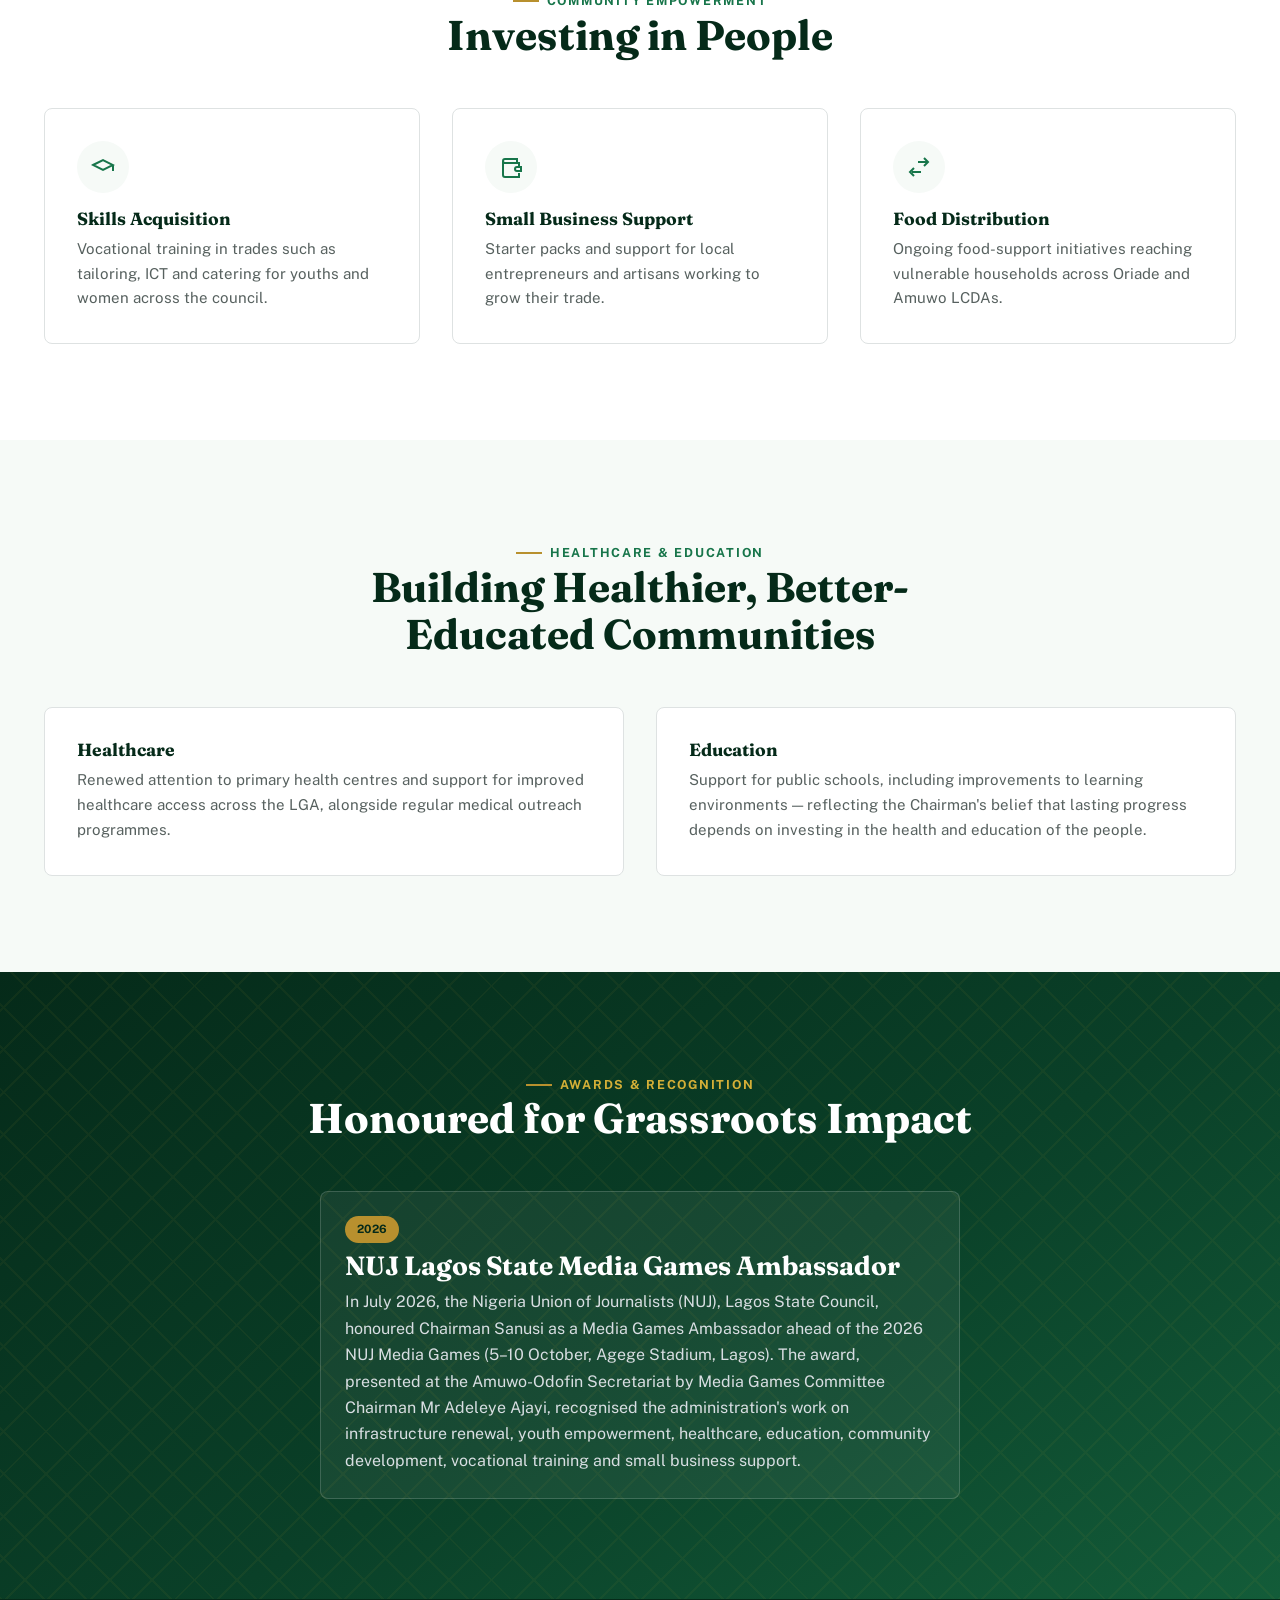
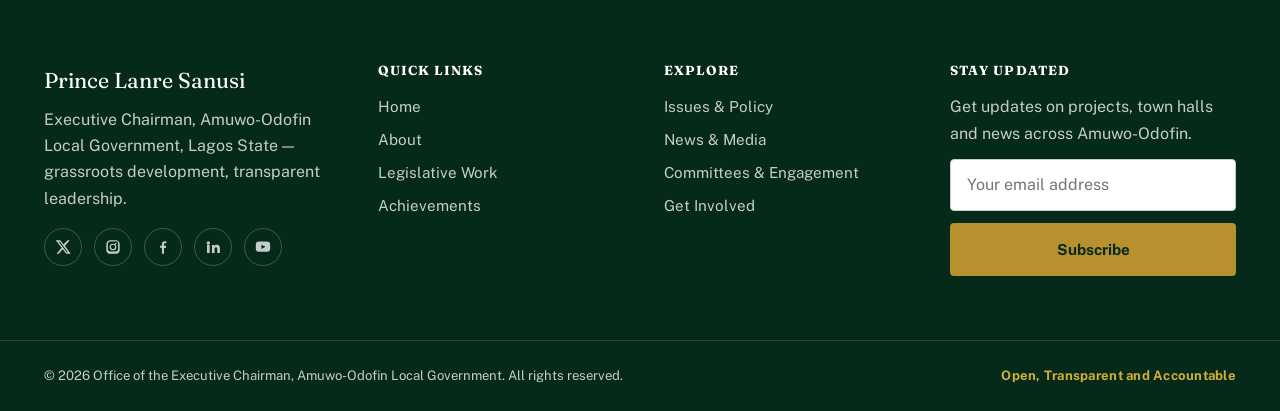
<file: achievements.html>
<!DOCTYPE html>
<html lang="en">
<head>
  <meta charset="UTF-8">
  <meta name="viewport" content="width=device-width, initial-scale=1.0">
  <title>Achievements & Impact | Prince Lanre Sanusi — Chairman, Amuwo-Odofin LG</title>
  <meta name="description" content="Infrastructure, community empowerment, healthcare, education, and recognition milestones achieved under Chairman Prince Lanre Sanusi.">
  <meta name="author" content="Office of the Executive Chairman, Amuwo-Odofin Local Government">
  <meta property="og:title" content="Achievements & Impact | Prince Lanre Sanusi">
  <meta property="og:description" content="Infrastructure, empowerment, healthcare, education and recognition under Chairman Sanusi.">
  <meta property="og:type" content="website">
  <link rel="icon" type="image/svg+xml" href="assets/images/favicon.svg">
  <link rel="preconnect" href="https://fonts.googleapis.com">
  <link rel="preconnect" href="https://fonts.gstatic.com" crossorigin>
  <link href="https://fonts.googleapis.com/css2?family=Fraunces:ital,wght@0,600;0,700;0,900;1,500&family=Public+Sans:wght@400;500;600;700&display=swap" rel="stylesheet">
  <link rel="stylesheet" href="assets/css/variables.css">
  <link rel="stylesheet" href="assets/css/base.css">
  <link rel="stylesheet" href="assets/css/layout.css">
  <link rel="stylesheet" href="assets/css/components.css">
  <link rel="stylesheet" href="assets/css/animations.css">
  <script src="assets/js/supabase-client.js" defer></script>
  <script src="assets/js/components.js" defer></script>
  <script src="assets/js/forms.js" defer></script>
  <script src="assets/js/main.js" defer></script>
</head>
<body data-page="achievements">
  <a class="skip-link" href="#main-content">Skip to main content</a>
  <div id="site-header"></div>

  <main id="main-content">

    <section class="page-banner lattice-bg">
      <div class="container">
        <p class="eyebrow">Open, Transparent and Accountable</p>
        <h1>Achievements &amp; Impact</h1>
        <p>A record built one project at a time — visible, measurable change across Amuwo-Odofin since July 2025.</p>
      </div>
    </section>

    <!-- ============ INFRASTRUCTURE ============ -->
    <section class="section" aria-labelledby="infra-heading">
      <div class="container two-col two-col--asym">
        <div>
          <p class="eyebrow">Infrastructure</p>
          <h2 id="infra-heading">11 Roads Rehabilitated in 11 Months</h2>
          <p>Since taking office, the administration has prioritised the roads residents raised most often on the campaign trail. Work has included the flag-off of <strong>Road 23 in FESTAC Town</strong> on 16 October 2025 — described by the Chairman as a vital commercial artery for traders and commuters — alongside palliative works along the <strong>Mile 2, Agboju and Festac Link Bridge</strong> axis to ease congestion and improve safety.</p>
          <p class="placeholder-note" style="text-align:left;">Note: All confirmed</p>
          <ul class="kv-list" style="margin-top:var(--space-5);">
            <li class="kv-list__item"><span class="kv-list__icon" aria-hidden="true">&#9679;</span><span>Road 23, FESTAC Town — flagged off 16 October 2025</span></li>
            <li class="kv-list__item"><span class="kv-list__icon" aria-hidden="true">&#9679;</span><span>Mile 2 – Agboju – Festac Link Bridge axis — palliative works ongoing</span></li>
            <li class="kv-list__item"><span class="kv-list__icon" aria-hidden="true">&#9679;</span><span>Mile 2 — Oriade &amp; Amuwo LCDAs</span></li>
          </ul>
        </div>
        <div class="card__media" style="border-radius:var(--radius-md);overflow:hidden;">
          <img src="assets/images/placeholders/23_road.png" alt="Road rehabilitation project, Amuwo-Odofin" loading="lazy">
        </div>
      </div>
    </section>

    <!-- ============ DRAINAGE & SANITATION ============ -->
    <section class="section section--alt" aria-labelledby="sanitation-heading">
      <div class="container two-col two-col--asym">
        <div class="card__media" style="border-radius:var(--radius-md);overflow:hidden;order:2;">
          <img src="assets/images/placeholders/restore.png" alt="Environmental sanitation exercise, Festac Town" loading="lazy">
        </div>
        <div style="order:1;">
          <p class="eyebrow">Drainage &amp; Sanitation</p>
          <h2>Restoring Order to Our Streets</h2>
          <p>On <strong>19 August 2025</strong>, the administration led a major environmental sanitation exercise across Festac Town, clearing illegal structures, roadside shanties and obstructive parking in partnership with LASTMA, the KAI Brigade, the Nigeria Police Force, the Lagos State Environmental Taskforce and the Amuwo-Odofin Environmental Taskforce. The exercise directly answered residents' most common concern during the 2025 campaign: bad roads and a dirty environment.</p>
          <p>Drainage clearing continues ahead of each rainy season to reduce flooding risk in low-lying communities, alongside monthly environmental sanitation drives across all wards.</p>
        </div>
      </div>
    </section>

    <!-- ============ COMMUNITY EMPOWERMENT ============ -->
    <section class="section" aria-labelledby="empowerment-heading">
      <div class="container">
        <div class="section-head section-head--center">
          <p class="eyebrow">Community Empowerment</p>
          <h2 id="empowerment-heading">Investing in People</h2>
        </div>
        <div class="grid grid--3 reveal-stagger">
          <div class="icon-card">
            <span class="icon-card__icon" aria-hidden="true"><svg width="24" height="24" viewBox="0 0 24 24" fill="none" stroke="currentColor" stroke-width="2"><path d="M22 10v6M2 10l10-5 10 5-10 5-10-5Z"/></svg></span>
            <h3>Skills Acquisition</h3>
            <p>Vocational training in trades such as tailoring, ICT and catering for youths and women across the council.</p>
          </div>
          <div class="icon-card">
            <span class="icon-card__icon" aria-hidden="true"><svg width="24" height="24" viewBox="0 0 24 24" fill="none" stroke="currentColor" stroke-width="2"><path d="M20 12V8H6a2 2 0 0 1 0-4h12v4M4 6v14a2 2 0 0 0 2 2h14v-4M18 12a2 2 0 0 0 0 4h4v-4Z"/></svg></span>
            <h3>Small Business Support</h3>
            <p>Starter packs and support for local entrepreneurs and artisans working to grow their trade.</p>
          </div>
          <div class="icon-card">
            <span class="icon-card__icon" aria-hidden="true"><svg width="24" height="24" viewBox="0 0 24 24" fill="none" stroke="currentColor" stroke-width="2"><path d="M20 7h-9M14 17H5M17 3l4 4-4 4M7 13l-4 4 4 4"/></svg></span>
            <h3>Food Distribution</h3>
            <p>Ongoing food-support initiatives reaching vulnerable households across Oriade and Amuwo LCDAs.</p>
          </div>
        </div>
      </div>
    </section>

    <!-- ============ HEALTHCARE & EDUCATION ============ -->
    <section class="section section--alt" aria-labelledby="health-edu-heading">
      <div class="container">
        <div class="section-head section-head--center">
          <p class="eyebrow">Healthcare &amp; Education</p>
          <h2 id="health-edu-heading">Building Healthier, Better-Educated Communities</h2>
        </div>
        <div class="grid grid--2 reveal-stagger">
          <div class="icon-card">
            <h3>Healthcare</h3>
            <p>Renewed attention to primary health centres and support for improved healthcare access across the LGA, alongside regular medical outreach programmes.</p>
          </div>
          <div class="icon-card">
            <h3>Education</h3>
            <p>Support for public schools, including improvements to learning environments — reflecting the Chairman's belief that lasting progress depends on investing in the health and education of the people.</p>
          </div>
        </div>
      </div>
    </section>

    <!-- ============ AWARDS & RECOGNITION ============ -->
    <section class="section section--dark lattice-bg" aria-labelledby="awards-heading">
      <div class="container text-center">
        <p class="eyebrow" style="justify-content:center;">Awards &amp; Recognition</p>
        <h2 id="awards-heading">Honoured for Grassroots Impact</h2>
        <div class="card" style="max-width:640px;margin:var(--space-8) auto 0;background:rgba(255,255,255,0.06);border-color:rgba(255,255,255,0.16);color:var(--color-white);text-align:left;">
          <div class="card__body">
            <span class="badge badge--assented" style="align-self:flex-start;">2026</span>
            <h3 style="color:var(--color-white);">NUJ Lagos State Media Games Ambassador</h3>
            <p style="color:#D8DEE2;">In July 2026, the Nigeria Union of Journalists (NUJ), Lagos State Council, honoured Chairman Sanusi as a Media Games Ambassador ahead of the 2026 NUJ Media Games (5&ndash;10 October, Agege Stadium, Lagos). The award, presented at the Amuwo-Odofin Secretariat by Media Games Committee Chairman Mr Adeleye Ajayi, recognised the administration's work on infrastructure renewal, youth empowerment, healthcare, education, community development, vocational training and small business support.</p>
          </div>
        </div>
        <p class="placeholder-note" style="color:#D8DEE2;"></p>
      </div>
    </section>

  </main>

  <div id="site-footer"></div>
</body>
</html>
</file>
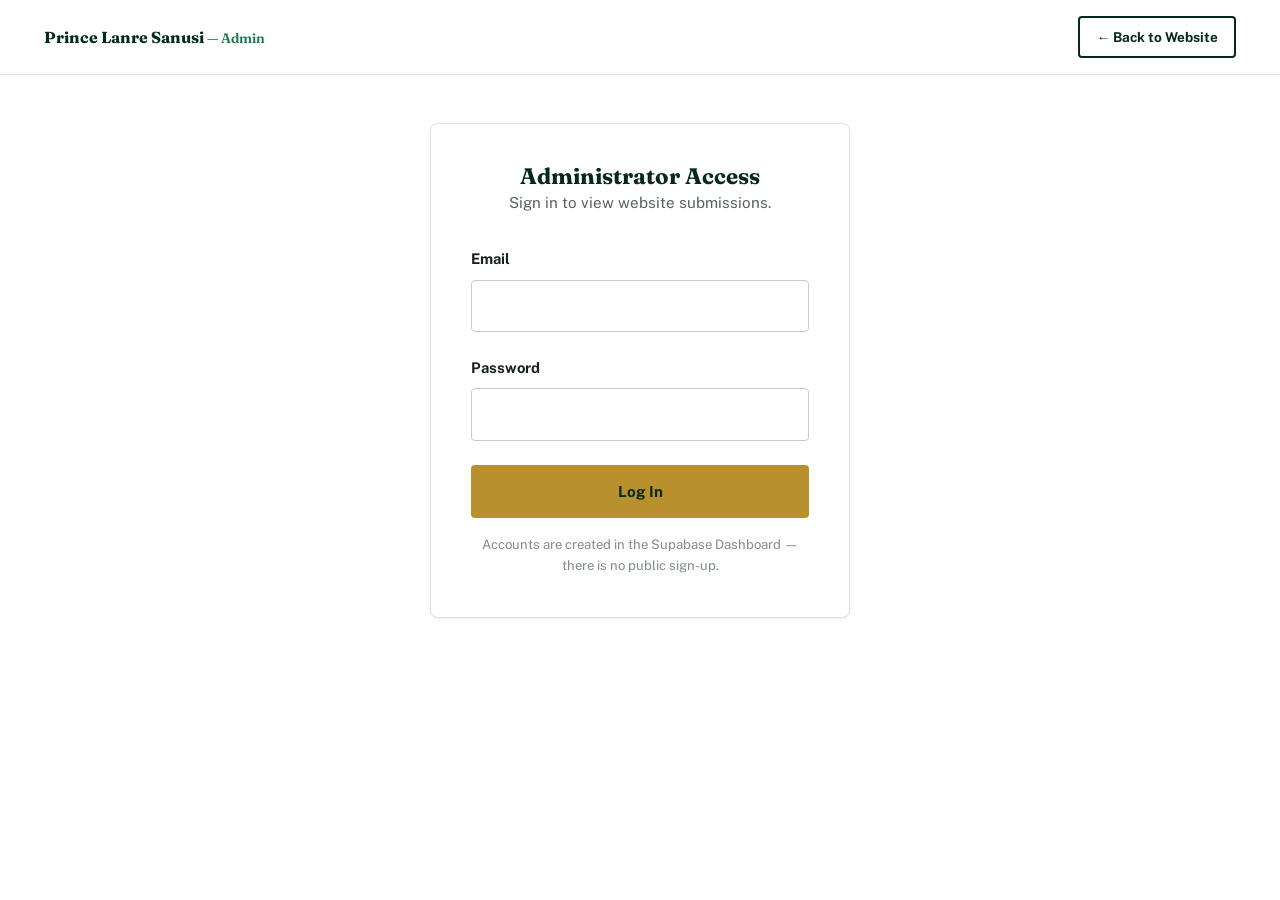
<file: admin.html>
<!DOCTYPE html>
<html lang="en">
<head>
  <meta charset="UTF-8">
  <meta name="viewport" content="width=device-width, initial-scale=1.0">
  <title>Admin Dashboard | Prince Lanre Sanusi</title>
  <meta name="robots" content="noindex, nofollow">
  <link rel="icon" type="image/svg+xml" href="assets/images/favicon.svg">
  <link rel="preconnect" href="https://fonts.googleapis.com">
  <link rel="preconnect" href="https://fonts.gstatic.com" crossorigin>
  <link href="https://fonts.googleapis.com/css2?family=Fraunces:ital,wght@0,600;0,700;0,900;1,500&family=Public+Sans:wght@400;500;600;700&display=swap" rel="stylesheet">
  <link rel="stylesheet" href="assets/css/variables.css">
  <link rel="stylesheet" href="assets/css/base.css">
  <link rel="stylesheet" href="assets/css/layout.css">
  <link rel="stylesheet" href="assets/css/components.css">
  <link rel="stylesheet" href="assets/css/animations.css">
  <link rel="stylesheet" href="assets/css/admin.css">
  <!--
    Note: this page intentionally does NOT load supabase-client.js or
    forms.js (the public insert-only helpers) or main.js (public-page
    interactions) — admin.js has its own authenticated data layer.
    components.js is loaded only for the shared toast() helper; since this
    page has no #site-header/#site-footer mount points, it quietly skips
    injecting the public navigation, which this page doesn't need.
  -->
  <script src="assets/js/components.js" defer></script>
  <script src="assets/js/admin.js" defer></script>
</head>
<body data-page="">
  <a class="skip-link" href="#main-content">Skip to main content</a>

  <header class="admin-header">
    <div class="admin-header__inner">
      <span class="admin-header__brand">Prince Lanre Sanusi <span>&mdash; Admin</span></span>
      <a class="btn btn--sm btn--secondary" href="index">&larr; Back to Website</a>
    </div>
  </header>

  <main id="main-content" class="admin-main">
    <div class="container container--narrow">

      <!-- ============ LOGIN ============ -->
      <div class="form-card" id="adminLoginCard" style="max-width:420px;margin-inline:auto;">
        <h1 style="font-size:1.4rem;text-align:center;">Administrator Access</h1>
        <p class="text-lead" style="text-align:center;font-size:0.95rem;margin-bottom:var(--space-6);">Sign in to view website submissions.</p>
        <form id="adminLoginForm" novalidate>
          <div class="form-group">
            <label class="form-label" for="adminEmail">Email</label>
            <input class="form-control" type="email" id="adminEmail" name="email" autocomplete="username" required>
          </div>
          <div class="form-group">
            <label class="form-label" for="adminPassword">Password</label>
            <input class="form-control" type="password" id="adminPassword" name="password" autocomplete="current-password" required>
          </div>
          <button class="btn btn--primary btn--block" type="submit">Log In</button>
        </form>
        <p class="form-hint" style="text-align:center;margin-top:var(--space-4);">Accounts are created in the Supabase Dashboard &mdash; there is no public sign-up.</p>
      </div>

      <!-- ============ DASHBOARD ============ -->
      <div id="adminDashboard" hidden>
        <div class="admin-toolbar">
          <p>Signed in as <strong id="adminUserEmail"></strong></p>
          <div style="display:flex;gap:var(--space-3);">
            <button class="btn btn--sm btn--secondary" type="button" id="refreshAllBtn">Refresh All</button>
            <button class="btn btn--sm btn--secondary" type="button" id="adminLogoutBtn">Log Out</button>
          </div>
        </div>

        <div class="admin-tabs" role="tablist" aria-label="Submission tables">
          <button class="admin-tab is-active" type="button" data-table="contact_messages" role="tab" aria-selected="true">Contact Messages<span class="admin-tab__count" id="tabCount-contact_messages"></span></button>
          <button class="admin-tab" type="button" data-table="volunteer_signups" role="tab" aria-selected="false">Volunteer Sign-Ups<span class="admin-tab__count" id="tabCount-volunteer_signups"></span></button>
          <button class="admin-tab" type="button" data-table="newsletter_subscribers" role="tab" aria-selected="false">Newsletter Subscribers<span class="admin-tab__count" id="tabCount-newsletter_subscribers"></span></button>
        </div>

        <div class="admin-panel" id="tablePanel-contact_messages" role="tabpanel"></div>
        <div class="admin-panel" id="tablePanel-volunteer_signups" role="tabpanel" hidden></div>
        <div class="admin-panel" id="tablePanel-newsletter_subscribers" role="tabpanel" hidden></div>
      </div>

    </div>
  </main>
</body>
</html>
</file>
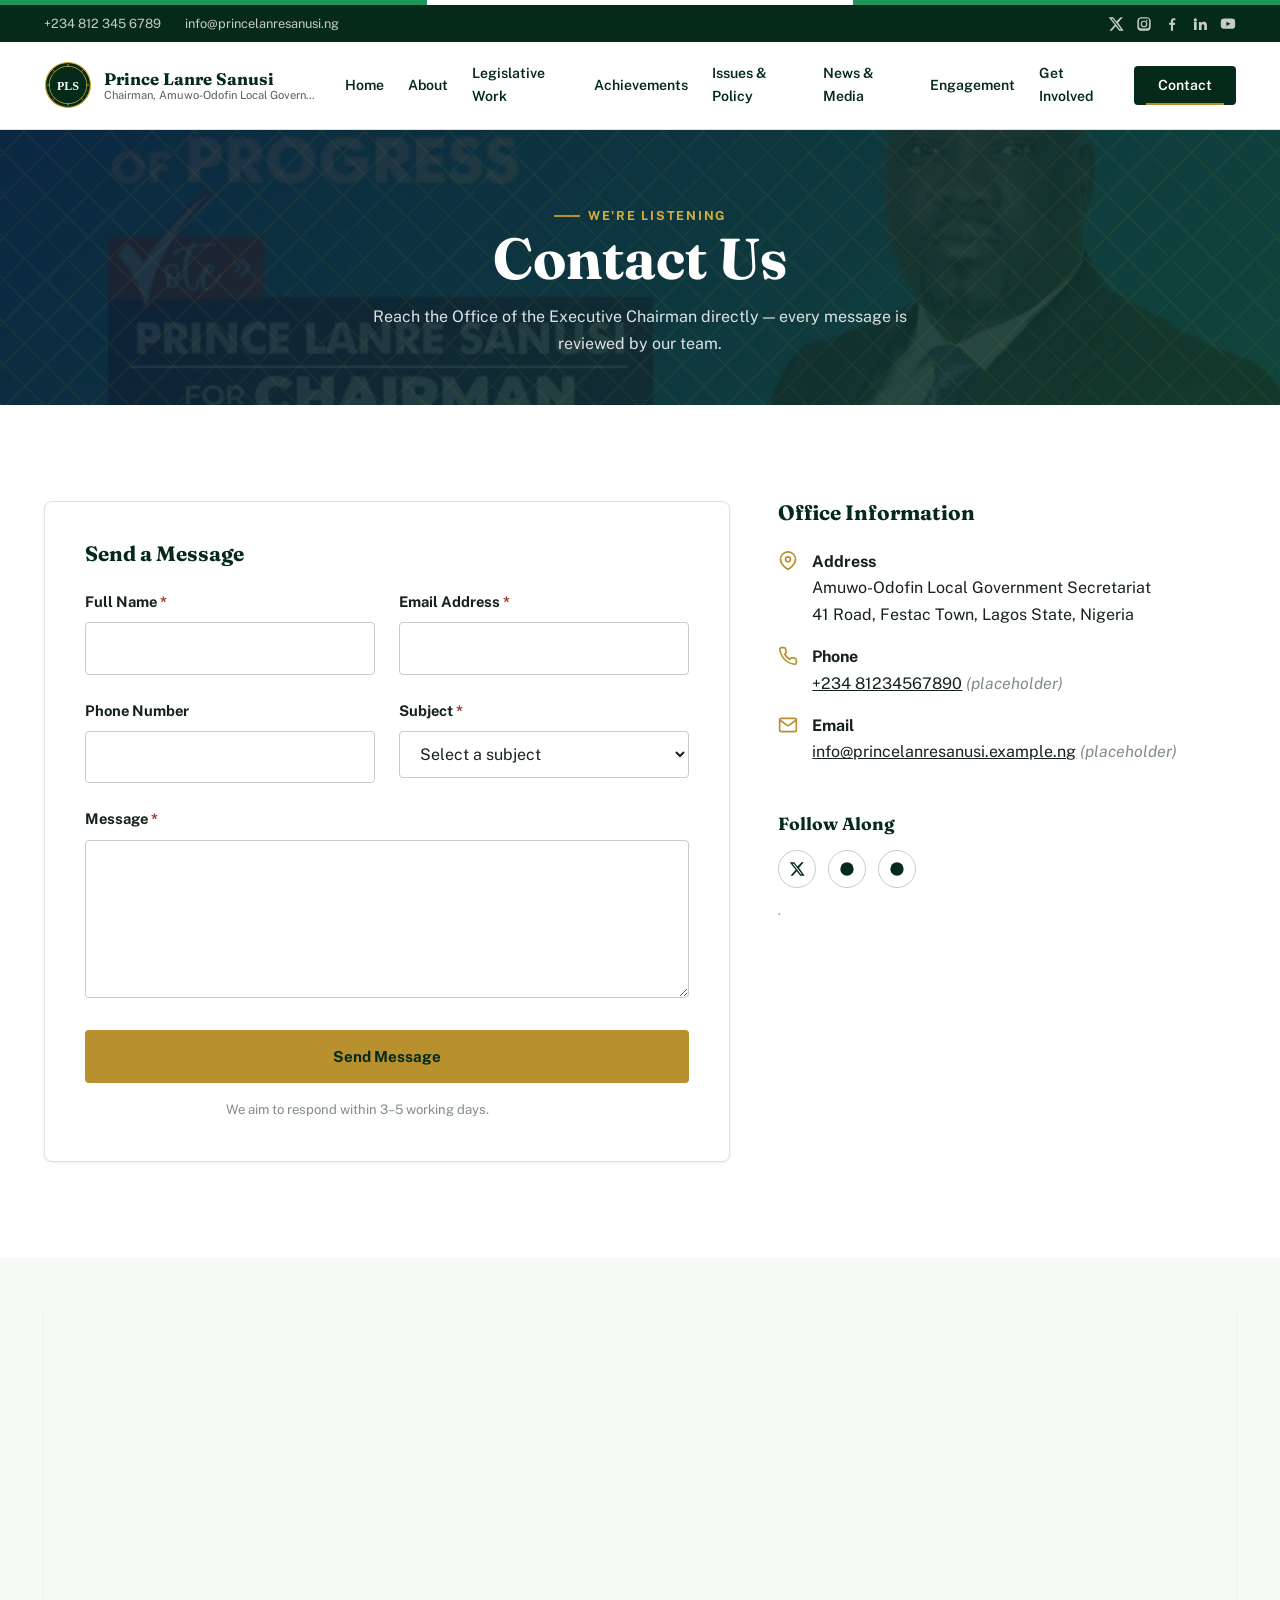
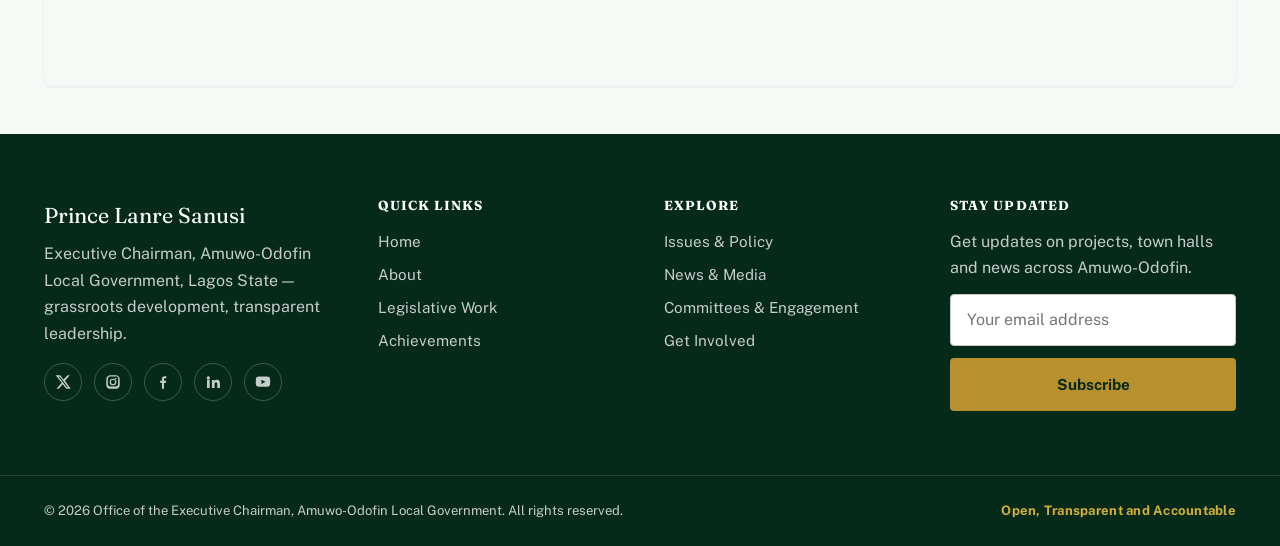
<file: contact.html>
<!DOCTYPE html>
<html lang="en">
<head>
  <meta charset="UTF-8">
  <meta name="viewport" content="width=device-width, initial-scale=1.0">
  <title>Contact | Prince Lanre Sanusi — Chairman, Amuwo-Odofin LG</title>
  <meta name="description" content="Contact the office of Chairman Prince Lanre Sanusi — Secretariat address, phone, email, and a direct message form.">
  <meta name="author" content="Office of the Executive Chairman, Amuwo-Odofin Local Government">
  <meta property="og:title" content="Contact | Prince Lanre Sanusi">
  <meta property="og:description" content="Reach the office of the Executive Chairman, Amuwo-Odofin Local Government.">
  <meta property="og:type" content="website">
  <link rel="icon" type="image/svg+xml" href="assets/images/favicon.svg">
  <link rel="preconnect" href="https://fonts.googleapis.com">
  <link rel="preconnect" href="https://fonts.gstatic.com" crossorigin>
  <link href="https://fonts.googleapis.com/css2?family=Fraunces:ital,wght@0,600;0,700;0,900;1,500&family=Public+Sans:wght@400;500;600;700&display=swap" rel="stylesheet">
  <link rel="stylesheet" href="assets/css/variables.css">
  <link rel="stylesheet" href="assets/css/base.css">
  <link rel="stylesheet" href="assets/css/layout.css">
  <link rel="stylesheet" href="assets/css/components.css">
  <link rel="stylesheet" href="assets/css/animations.css">
  <script src="assets/js/supabase-client.js" defer></script>
  <script src="assets/js/components.js" defer></script>
  <script src="assets/js/forms.js" defer></script>
  <script src="assets/js/main.js" defer></script>
</head>
<body data-page="contact">
  <a class="skip-link" href="#main-content">Skip to main content</a>
  <div id="site-header"></div>

  <main id="main-content">

    <section class="page-banner lattice-bg">
      <div class="container">
        <p class="eyebrow">We're Listening</p>
        <h1>Contact Us</h1>
        <p>Reach the Office of the Executive Chairman directly — every message is reviewed by our team.</p>
      </div>
    </section>

    <section class="section">
      <div class="container two-col two-col--asym">

        <!-- ============ CONTACT FORM ============ -->
        <form class="form-card" id="contactForm" novalidate aria-labelledby="contact-form-heading">
          <h2 id="contact-form-heading" style="font-size:1.3rem;margin-bottom:var(--space-5);">Send a Message</h2>
          <div class="form-row form-row--2">
            <div class="form-group">
              <label class="form-label" for="cFullName">Full Name <span class="required">*</span></label>
              <input class="form-control" type="text" id="cFullName" name="full_name" autocomplete="name" required>
            </div>
            <div class="form-group">
              <label class="form-label" for="cEmail">Email Address <span class="required">*</span></label>
              <input class="form-control" type="email" id="cEmail" name="email" autocomplete="email" required>
            </div>
          </div>
          <div class="form-row form-row--2">
            <div class="form-group">
              <label class="form-label" for="cPhone">Phone Number</label>
              <input class="form-control" type="tel" id="cPhone" name="phone" autocomplete="tel">
            </div>
            <div class="form-group">
              <label class="form-label" for="cSubject">Subject <span class="required">*</span></label>
              <select class="form-control" id="cSubject" name="subject" required>
                <option value="">Select a subject</option>
                <option value="general">General Inquiry</option>
                <option value="petition">Petition / Complaint</option>
                <option value="media">Media Inquiry</option>
                <option value="partnership">Partnership / Sponsorship</option>
                <option value="other">Other</option>
              </select>
            </div>
          </div>
          <div class="form-group">
            <label class="form-label" for="cMessage">Message <span class="required">*</span></label>
            <textarea class="form-control" id="cMessage" name="message" rows="5" required></textarea>
          </div>
          <div class="form-honeypot" aria-hidden="true">
            <label>Leave this field blank<input type="text" name="website" tabindex="-1" autocomplete="off"></label>
          </div>
          <button class="btn btn--primary btn--block" type="submit">Send Message</button>
          <p class="form-hint" style="text-align:center;margin-top:var(--space-4);">We aim to respond within 3&ndash;5 working days.</p>
        </form>

        <!-- ============ CONTACT INFO ============ -->
        <aside>
          <h2 style="font-size:1.3rem;">Office Information</h2>
          <ul class="kv-list" style="margin-top:var(--space-5);">
            <li class="kv-list__item">
              <span class="kv-list__icon" aria-hidden="true"><svg width="20" height="20" viewBox="0 0 24 24" fill="none" stroke="currentColor" stroke-width="2"><path d="M21 10c0 7-9 12-9 12S3 17 3 10a9 9 0 1 1 18 0Z"/><circle cx="12" cy="10" r="3"/></svg></span>
              <span><strong>Address</strong><br>Amuwo-Odofin Local Government Secretariat<br>41 Road, Festac Town, Lagos State, Nigeria</span>
            </li>
            <li class="kv-list__item">
              <span class="kv-list__icon" aria-hidden="true"><svg width="20" height="20" viewBox="0 0 24 24" fill="none" stroke="currentColor" stroke-width="2"><path d="M22 16.9v3a2 2 0 0 1-2.2 2 19.8 19.8 0 0 1-8.6-3.1 19.5 19.5 0 0 1-6-6 19.8 19.8 0 0 1-3.1-8.7A2 2 0 0 1 4.1 2h3a2 2 0 0 1 2 1.7c.1.9.4 1.8.7 2.7a2 2 0 0 1-.5 2.1L8 9.9a16 16 0 0 0 6 6l1.4-1.4a2 2 0 0 1 2.1-.5c.9.3 1.8.6 2.7.7a2 2 0 0 1 1.8 2Z"/></svg></span>
              <span><strong>Phone</strong><br><a href="tel:+2348000000000">+234 81234567890</a> <em style="color:var(--color-gray-500);">(placeholder)</em></span>
            </li>
            <li class="kv-list__item">
              <span class="kv-list__icon" aria-hidden="true"><svg width="20" height="20" viewBox="0 0 24 24" fill="none" stroke="currentColor" stroke-width="2"><rect x="2" y="4" width="20" height="16" rx="2"/><path d="m22 6-10 7L2 6"/></svg></span>
              <span><strong>Email</strong><br><a href="mailto:info@princelanresanusi.example.ng">info@princelanresanusi.example.ng</a> <em style="color:var(--color-gray-500);">(placeholder)</em></span>
            </li>
          </ul>

          <h2 style="font-size:1.1rem;margin-top:var(--space-8);">Follow Along</h2>
          <div class="footer__social" style="margin-top:var(--space-4);">
            <a href="#" aria-label="X (Twitter)" style="border-color:var(--color-gray-300);color:var(--color-ink-navy);" target="_blank" rel="noopener noreferrer"><svg viewBox="0 0 24 24" width="16" height="16" fill="currentColor" aria-hidden="true"><path d="M18.9 2h3.3l-7.2 8.2L23.5 22h-6.7l-5.2-6.8L5.6 22H2.3l7.7-8.8L1 2h6.9l4.7 6.2L18.9 2Zm-1.2 18h1.8L7.3 4h-2l12.4 16Z"/></svg></a>
            <a href="#" aria-label="Instagram" style="border-color:var(--color-gray-300);color:var(--color-ink-navy);" target="_blank" rel="noopener noreferrer"><svg viewBox="0 0 24 24" width="16" height="16" fill="currentColor" aria-hidden="true"><circle cx="12" cy="12" r="10"/></svg></a>
            <a href="#" aria-label="Facebook" style="border-color:var(--color-gray-300);color:var(--color-ink-navy);" target="_blank" rel="noopener noreferrer"><svg viewBox="0 0 24 24" width="16" height="16" fill="currentColor" aria-hidden="true"><circle cx="12" cy="12" r="10"/></svg></a>
          </div>
          <p class="form-hint" style="margin-top:var(--space-3);">.</p>
        </aside>
      </div>
    </section>

    <!-- ============ MAP ============ -->
    <section class="section section--tight section--alt" aria-labelledby="map-heading">
      <div class="container">
        <h2 id="map-heading" class="sr-only">Location Map</h2>
        <div style="border-radius:var(--radius-md);overflow:hidden;box-shadow:var(--shadow-sm);">
          <iframe
            title="Map showing the Amuwo-Odofin Local Government Secretariat, Festac Town"
            src="https://maps.google.com/maps?q=Amuwo-Odofin%20Local%20Government%20Secretariat%2C%2041%20Road%2C%20Festac%20Town%2C%20Lagos&output=embed"
            width="100%" height="380" style="border:0;display:block;" loading="lazy" referrerpolicy="no-referrer-when-downgrade">
          </iframe>
        </div>
      </div>
    </section>

  </main>

  <div id="site-footer"></div>
</body>
</html>
</file>
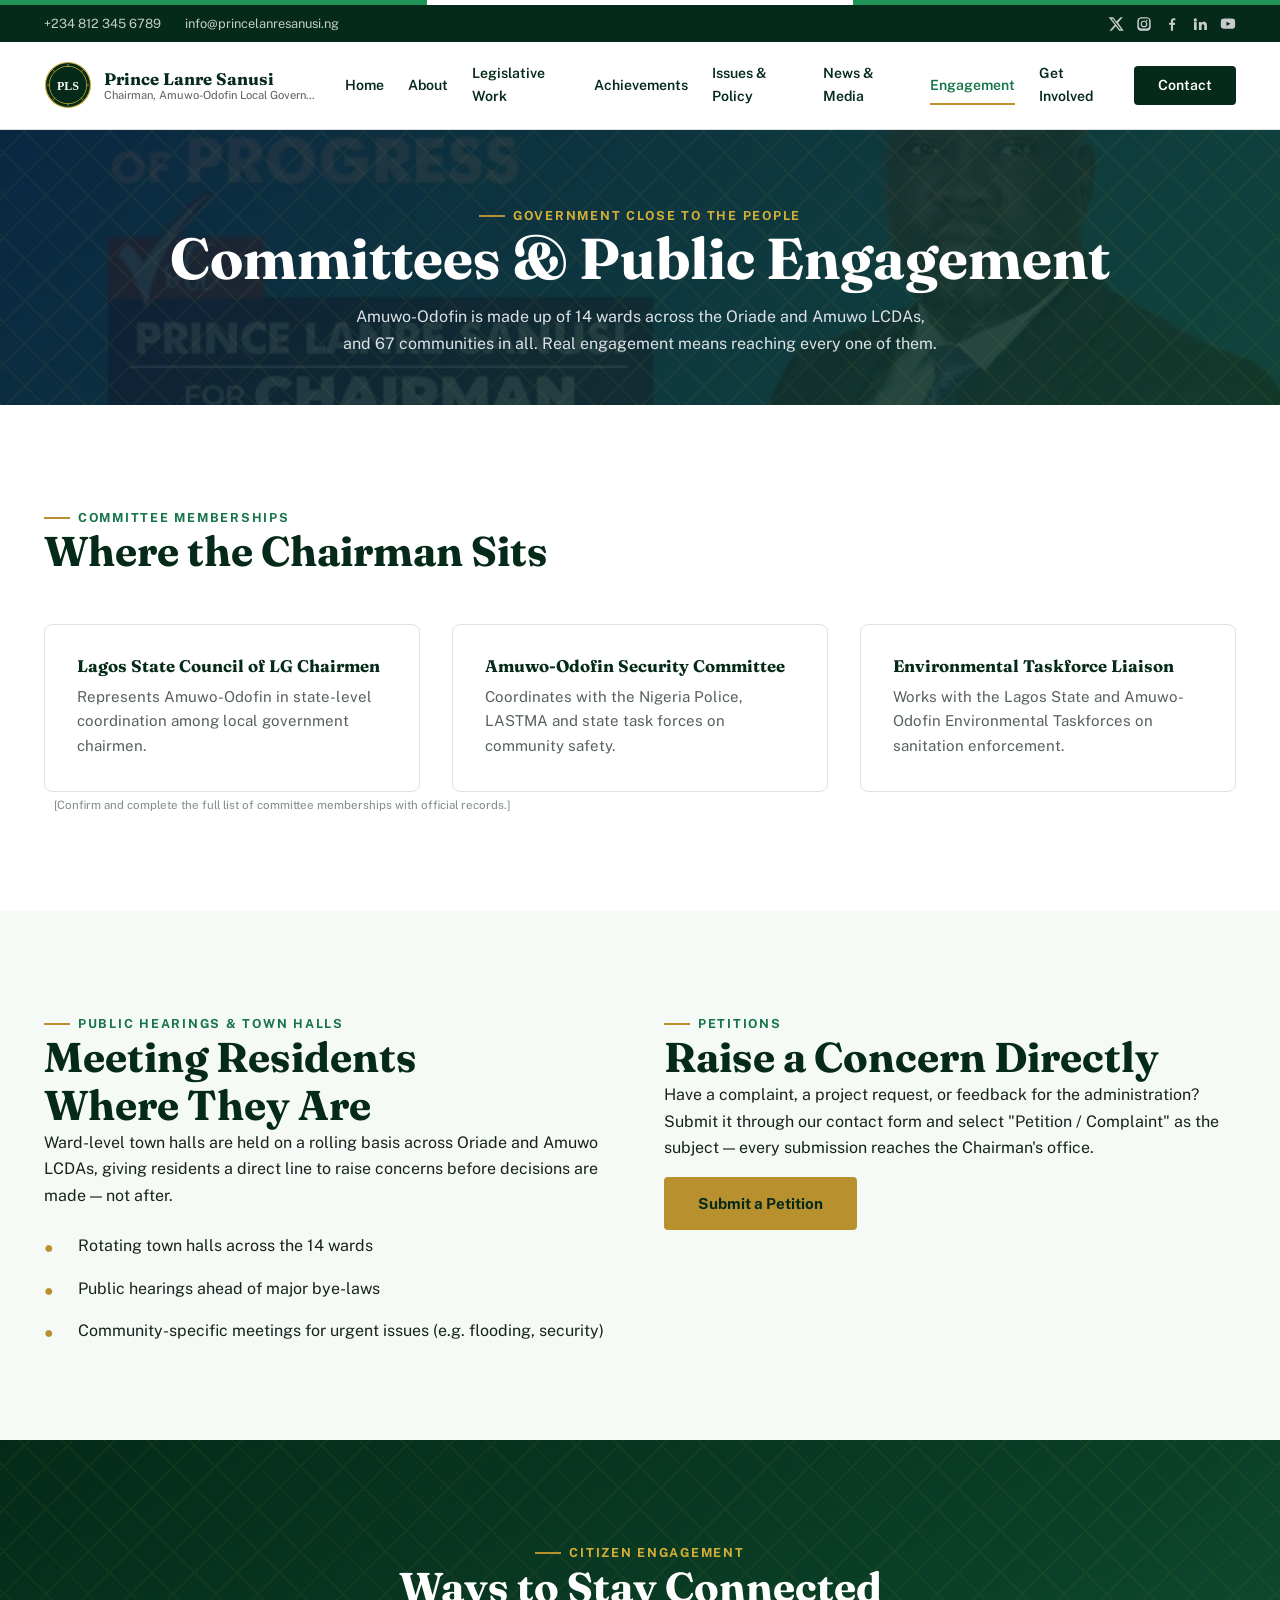
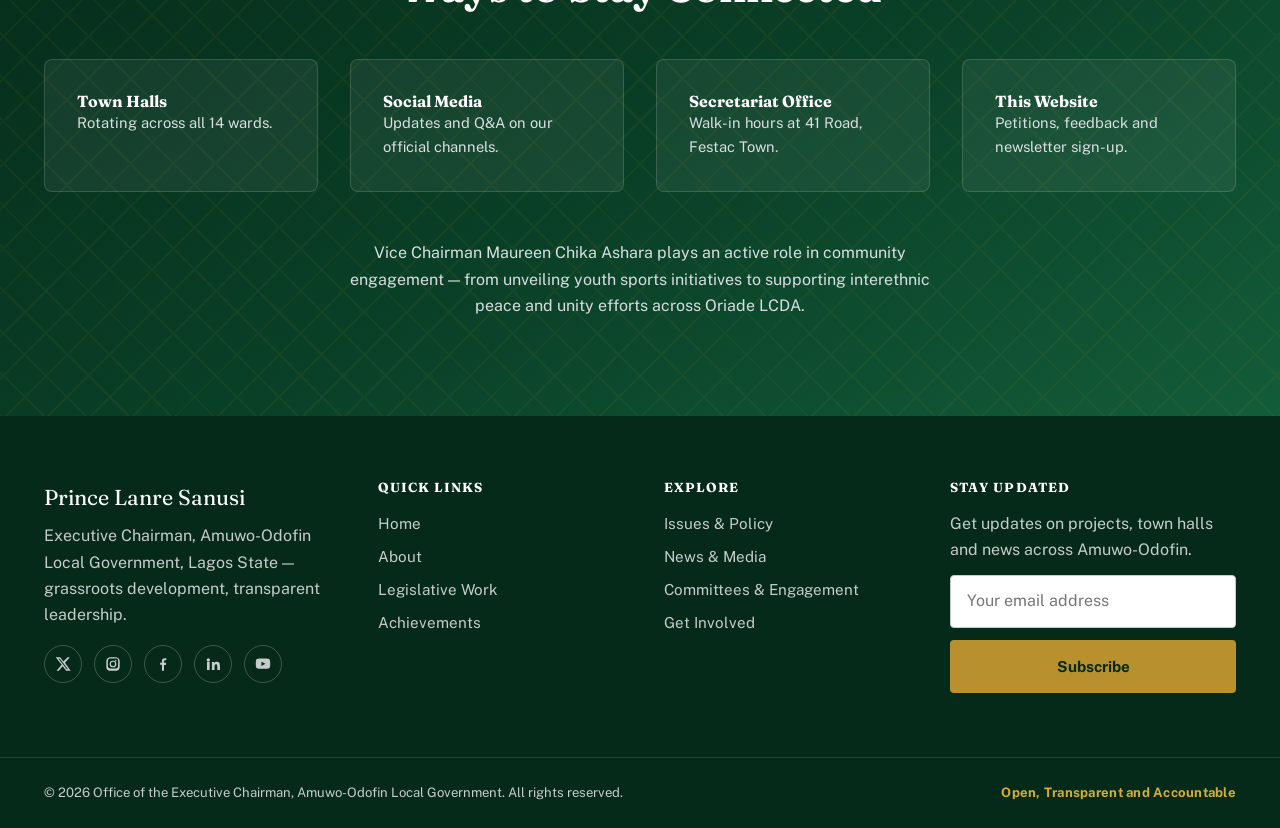
<file: engagement.html>
<!DOCTYPE html>
<html lang="en">
<head>
  <meta charset="UTF-8">
  <meta name="viewport" content="width=device-width, initial-scale=1.0">
  <title>Committees & Engagement | Prince Lanre Sanusi — Chairman, Amuwo-Odofin LG</title>
  <meta name="description" content="Committee memberships, town halls, public hearings, and citizen engagement channels led by Chairman Prince Lanre Sanusi.">
  <meta name="author" content="Office of the Executive Chairman, Amuwo-Odofin Local Government">
  <meta property="og:title" content="Committees & Public Engagement | Prince Lanre Sanusi">
  <meta property="og:description" content="How residents engage directly with the Amuwo-Odofin LG administration.">
  <meta property="og:type" content="website">
  <link rel="icon" type="image/svg+xml" href="assets/images/favicon.svg">
  <link rel="preconnect" href="https://fonts.googleapis.com">
  <link rel="preconnect" href="https://fonts.gstatic.com" crossorigin>
  <link href="https://fonts.googleapis.com/css2?family=Fraunces:ital,wght@0,600;0,700;0,900;1,500&family=Public+Sans:wght@400;500;600;700&display=swap" rel="stylesheet">
  <link rel="stylesheet" href="assets/css/variables.css">
  <link rel="stylesheet" href="assets/css/base.css">
  <link rel="stylesheet" href="assets/css/layout.css">
  <link rel="stylesheet" href="assets/css/components.css">
  <link rel="stylesheet" href="assets/css/animations.css">
  <script src="assets/js/supabase-client.js" defer></script>
  <script src="assets/js/components.js" defer></script>
  <script src="assets/js/forms.js" defer></script>
  <script src="assets/js/main.js" defer></script>
</head>
<body data-page="engagement">
  <a class="skip-link" href="#main-content">Skip to main content</a>
  <div id="site-header"></div>

  <main id="main-content">

    <section class="page-banner lattice-bg">
      <div class="container">
        <p class="eyebrow">Government Close to the People</p>
        <h1>Committees &amp; Public Engagement</h1>
        <p>Amuwo-Odofin is made up of 14 wards across the Oriade and Amuwo LCDAs, and 67 communities in all. Real engagement means reaching every one of them.</p>
      </div>
    </section>

    <!-- ============ COMMITTEE MEMBERSHIPS ============ -->
    <section class="section" aria-labelledby="committees-heading">
      <div class="container">
        <div class="section-head">
          <p class="eyebrow">Committee Memberships</p>
          <h2 id="committees-heading">Where the Chairman Sits</h2>
        </div>
        <div class="grid grid--3 reveal-stagger">
          <div class="icon-card">
            <h3 style="font-size:1.05rem;">Lagos State Council of LG Chairmen</h3>
            <p>Represents Amuwo-Odofin in state-level coordination among local government chairmen.</p>
          </div>
          <div class="icon-card">
            <h3 style="font-size:1.05rem;">Amuwo-Odofin Security Committee</h3>
            <p>Coordinates with the Nigeria Police, LASTMA and state task forces on community safety.</p>
          </div>
          <div class="icon-card">
            <h3 style="font-size:1.05rem;">Environmental Taskforce Liaison</h3>
            <p>Works with the Lagos State and Amuwo-Odofin Environmental Taskforces on sanitation enforcement.</p>
          </div>
        </div>
        <p class="placeholder-note">[Confirm and complete the full list of committee memberships with official records.]</p>
      </div>
    </section>

    <!-- ============ TOWN HALLS, HEARINGS, PETITIONS ============ -->
    <section class="section section--alt" aria-labelledby="townhalls-heading">
      <div class="container two-col">
        <div>
          <p class="eyebrow">Public Hearings &amp; Town Halls</p>
          <h2 id="townhalls-heading">Meeting Residents Where They Are</h2>
          <p>Ward-level town halls are held on a rolling basis across Oriade and Amuwo LCDAs, giving residents a direct line to raise concerns before decisions are made — not after.</p>
          <ul class="kv-list" style="margin-top:var(--space-5);">
            <li class="kv-list__item"><span class="kv-list__icon" aria-hidden="true">&#9679;</span><span>Rotating town halls across the 14 wards</span></li>
            <li class="kv-list__item"><span class="kv-list__icon" aria-hidden="true">&#9679;</span><span>Public hearings ahead of major bye-laws</span></li>
            <li class="kv-list__item"><span class="kv-list__icon" aria-hidden="true">&#9679;</span><span>Community-specific meetings for urgent issues (e.g. flooding, security)</span></li>
          </ul>
        </div>
        <div>
          <p class="eyebrow">Petitions</p>
          <h2>Raise a Concern Directly</h2>
          <p>Have a complaint, a project request, or feedback for the administration? Submit it through our contact form and select "Petition / Complaint" as the subject — every submission reaches the Chairman's office.</p>
          <a class="btn btn--primary" href="contact?subject=petition" style="margin-top:var(--space-4);">Submit a Petition</a>
        </div>
      </div>
    </section>

    <!-- ============ CITIZEN ENGAGEMENT ============ -->
    <section class="section section--dark lattice-bg" aria-labelledby="citizen-heading">
      <div class="container">
        <div class="section-head section-head--center">
          <p class="eyebrow">Citizen Engagement</p>
          <h2 id="citizen-heading">Ways to Stay Connected</h2>
        </div>
        <div class="grid grid--4 reveal-stagger">
          <div class="stat-dark" style="text-align:left;">
            <h3 style="font-size:1rem;color:var(--color-white);">Town Halls</h3>
            <p style="color:#D8DEE2;font-size:0.92rem;">Rotating across all 14 wards.</p>
          </div>
          <div class="stat-dark" style="text-align:left;">
            <h3 style="font-size:1rem;color:var(--color-white);">Social Media</h3>
            <p style="color:#D8DEE2;font-size:0.92rem;">Updates and Q&amp;A on our official channels.</p>
          </div>
          <div class="stat-dark" style="text-align:left;">
            <h3 style="font-size:1rem;color:var(--color-white);">Secretariat Office</h3>
            <p style="color:#D8DEE2;font-size:0.92rem;">Walk-in hours at 41 Road, Festac Town.</p>
          </div>
          <div class="stat-dark" style="text-align:left;">
            <h3 style="font-size:1rem;color:var(--color-white);">This Website</h3>
            <p style="color:#D8DEE2;font-size:0.92rem;">Petitions, feedback and newsletter sign-up.</p>
          </div>
        </div>
        <div class="text-center" style="margin-top:var(--space-8);">
          <p style="color:#D8DEE2;max-width:60ch;margin-inline:auto;">Vice Chairman Maureen Chika Ashara plays an active role in community engagement — from unveiling youth sports initiatives to supporting interethnic peace and unity efforts across Oriade LCDA.</p>
        </div>
      </div>
    </section>

  </main>

  <div id="site-footer"></div>
</body>
</html>
</file>
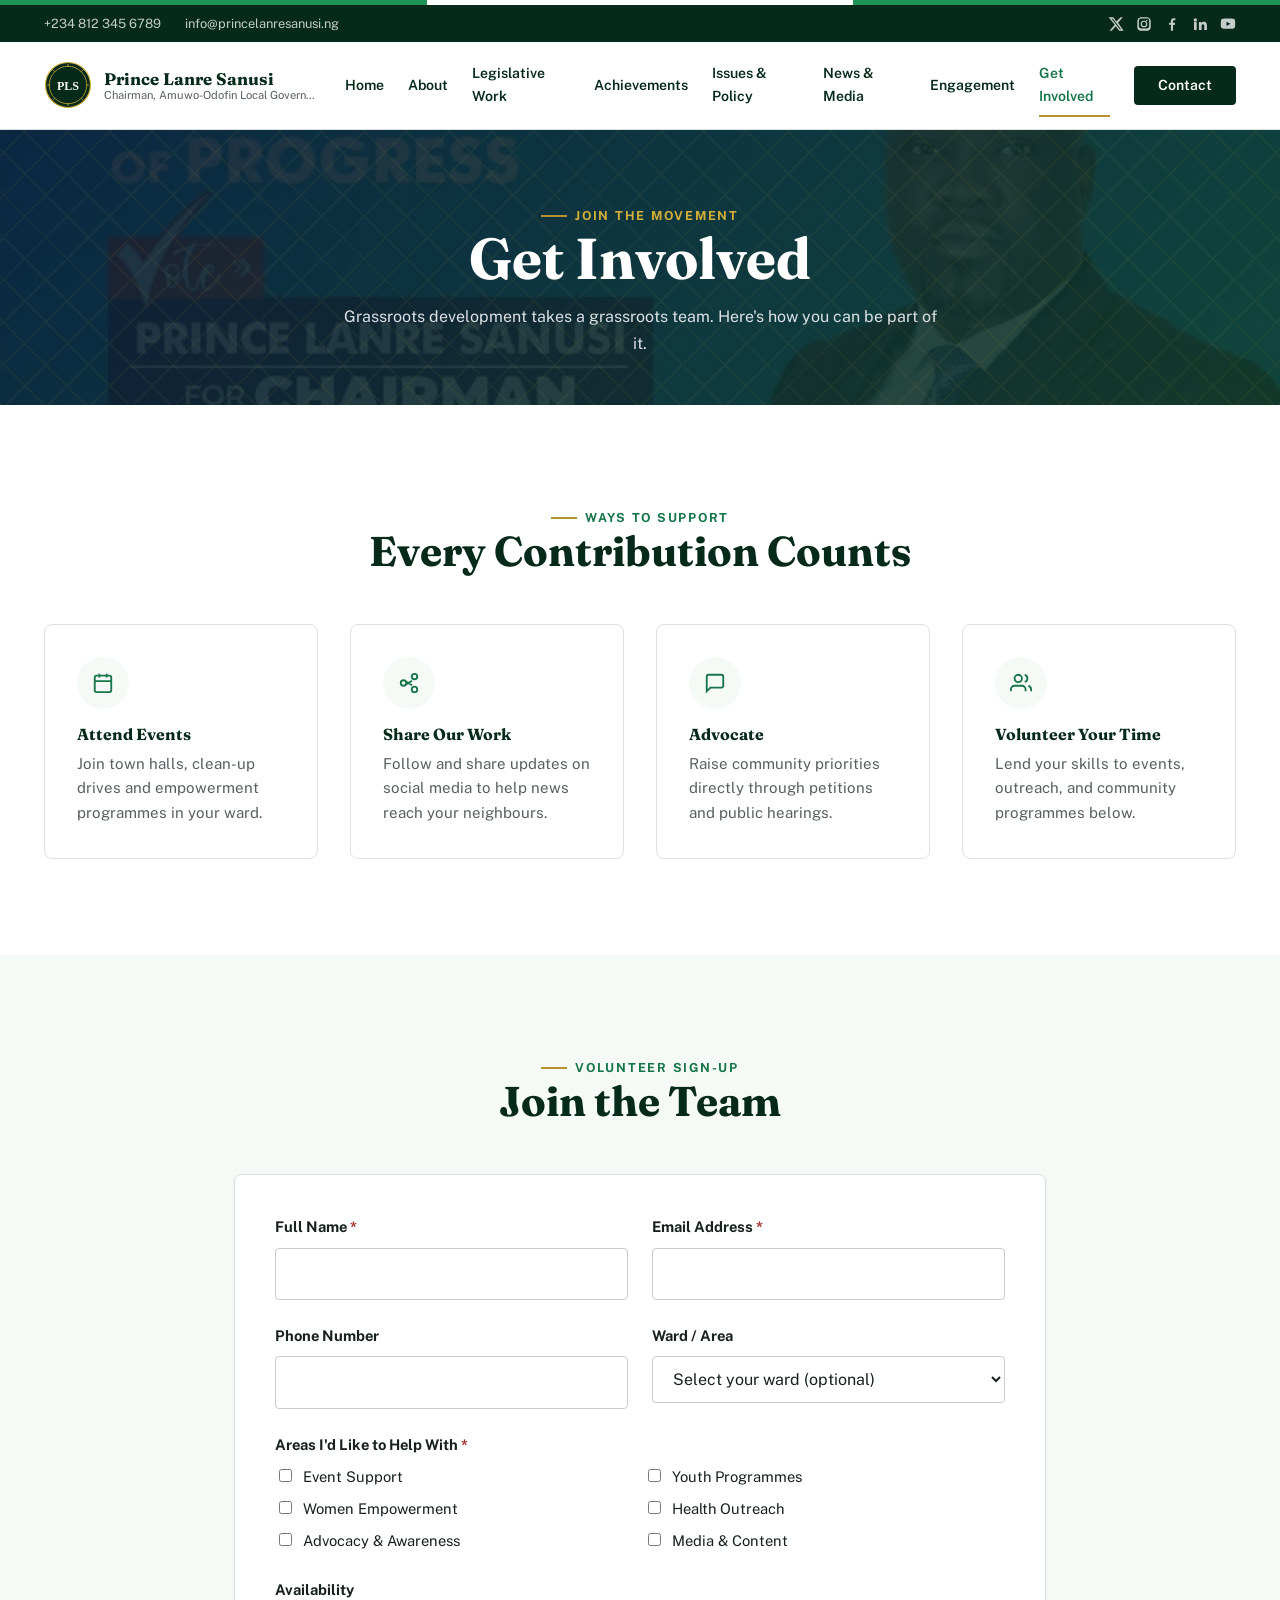
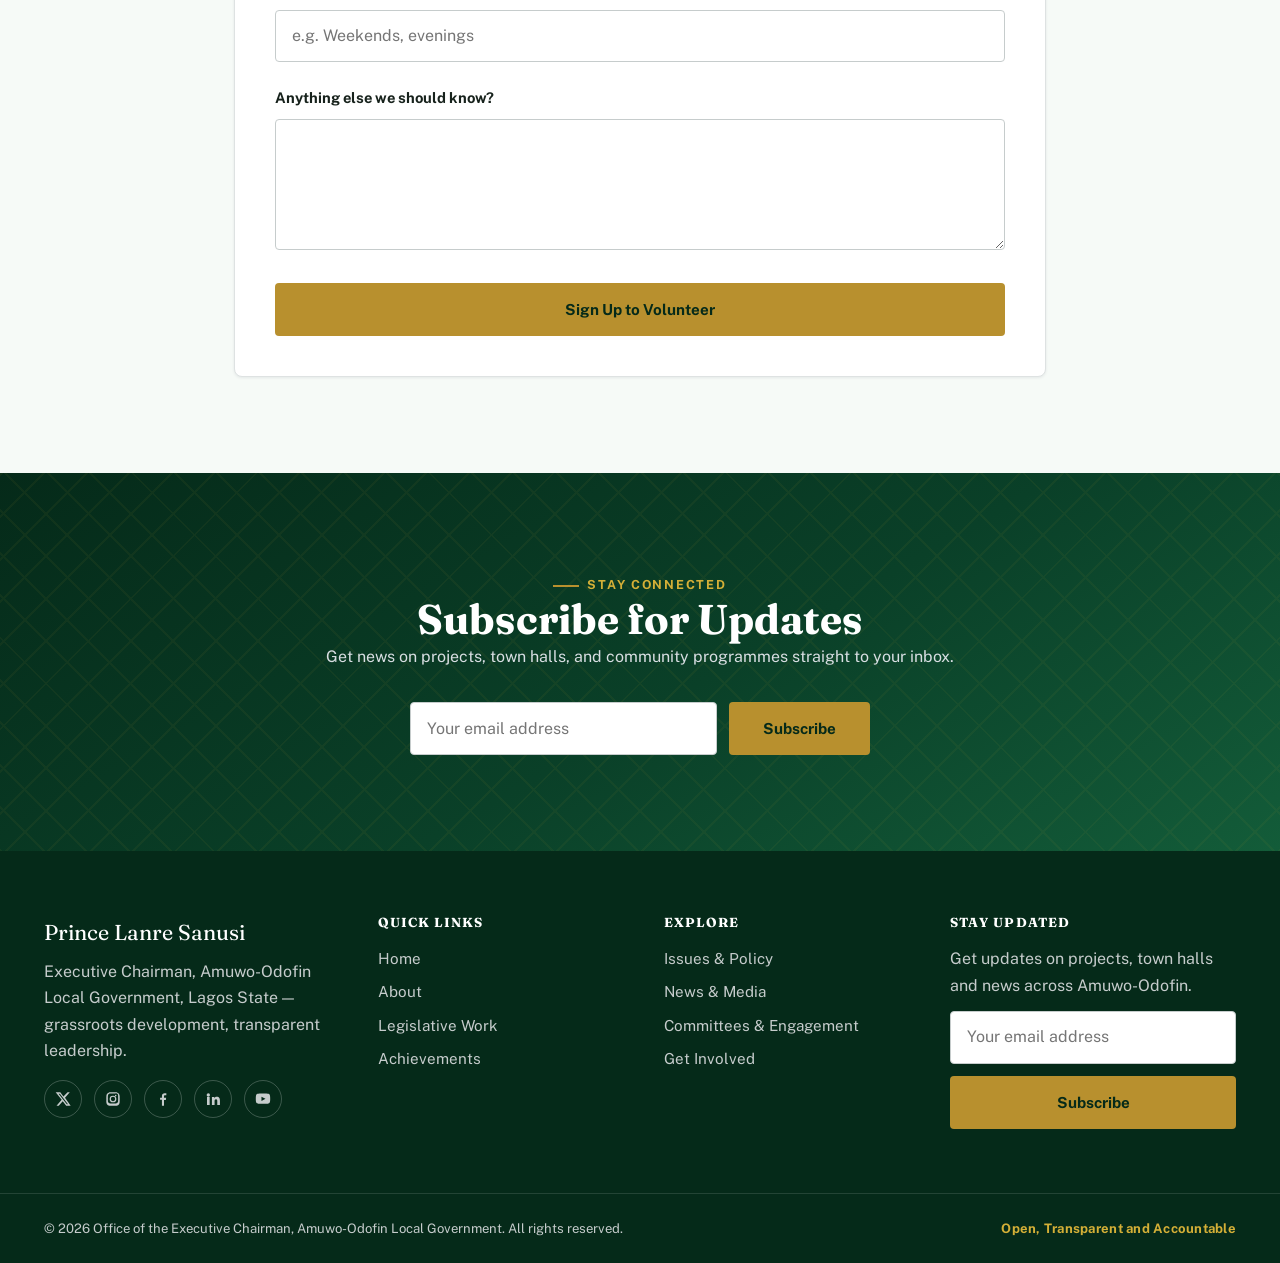
<file: get-involved.html>
<!DOCTYPE html>
<html lang="en">
<head>
  <meta charset="UTF-8">
  <meta name="viewport" content="width=device-width, initial-scale=1.0">
  <title>Get Involved | Prince Lanre Sanusi — Chairman, Amuwo-Odofin LG</title>
  <meta name="description" content="Volunteer with the office of Chairman Prince Lanre Sanusi, support community initiatives in Amuwo-Odofin, and subscribe for updates.">
  <meta name="author" content="Office of the Executive Chairman, Amuwo-Odofin Local Government">
  <meta property="og:title" content="Get Involved | Prince Lanre Sanusi">
  <meta property="og:description" content="Volunteer, support, and stay connected with the Amuwo-Odofin LG administration.">
  <meta property="og:type" content="website">
  <link rel="icon" type="image/svg+xml" href="assets/images/favicon.svg">
  <link rel="preconnect" href="https://fonts.googleapis.com">
  <link rel="preconnect" href="https://fonts.gstatic.com" crossorigin>
  <link href="https://fonts.googleapis.com/css2?family=Fraunces:ital,wght@0,600;0,700;0,900;1,500&family=Public+Sans:wght@400;500;600;700&display=swap" rel="stylesheet">
  <link rel="stylesheet" href="assets/css/variables.css">
  <link rel="stylesheet" href="assets/css/base.css">
  <link rel="stylesheet" href="assets/css/layout.css">
  <link rel="stylesheet" href="assets/css/components.css">
  <link rel="stylesheet" href="assets/css/animations.css">
  <script src="assets/js/supabase-client.js" defer></script>
  <script src="assets/js/components.js" defer></script>
  <script src="assets/js/forms.js" defer></script>
  <script src="assets/js/main.js" defer></script>
</head>
<body data-page="get-involved">
  <a class="skip-link" href="#main-content">Skip to main content</a>
  <div id="site-header"></div>

  <main id="main-content">

    <section class="page-banner lattice-bg">
      <div class="container">
        <p class="eyebrow">Join the Movement</p>
        <h1>Get Involved</h1>
        <p>Grassroots development takes a grassroots team. Here's how you can be part of it.</p>
      </div>
    </section>

    <!-- ============ WAYS TO SUPPORT ============ -->
    <section class="section" aria-labelledby="ways-heading">
      <div class="container">
        <div class="section-head section-head--center">
          <p class="eyebrow">Ways to Support</p>
          <h2 id="ways-heading">Every Contribution Counts</h2>
        </div>
        <div class="grid grid--4 reveal-stagger">
          <div class="icon-card">
            <span class="icon-card__icon" aria-hidden="true"><svg width="22" height="22" viewBox="0 0 24 24" fill="none" stroke="currentColor" stroke-width="2"><path d="M8 2v4M16 2v4M3 10h18M5 4h14a2 2 0 0 1 2 2v14a2 2 0 0 1-2 2H5a2 2 0 0 1-2-2V6a2 2 0 0 1 2-2Z"/></svg></span>
            <h3 style="font-size:1rem;">Attend Events</h3>
            <p>Join town halls, clean-up drives and empowerment programmes in your ward.</p>
          </div>
          <div class="icon-card">
            <span class="icon-card__icon" aria-hidden="true"><svg width="22" height="22" viewBox="0 0 24 24" fill="none" stroke="currentColor" stroke-width="2"><path d="M18 8a3 3 0 1 0 0-6 3 3 0 0 0 0 6ZM6 15a3 3 0 1 0 0-6 3 3 0 0 0 0 6Zm12 7a3 3 0 1 0 0-6 3 3 0 0 0 0 6ZM8.6 13.5l6.8-3.9M8.6 10.5l6.8 3.9"/></svg></span>
            <h3 style="font-size:1rem;">Share Our Work</h3>
            <p>Follow and share updates on social media to help news reach your neighbours.</p>
          </div>
          <div class="icon-card">
            <span class="icon-card__icon" aria-hidden="true"><svg width="22" height="22" viewBox="0 0 24 24" fill="none" stroke="currentColor" stroke-width="2"><path d="M21 15a2 2 0 0 1-2 2H7l-4 4V5a2 2 0 0 1 2-2h14a2 2 0 0 1 2 2z"/></svg></span>
            <h3 style="font-size:1rem;">Advocate</h3>
            <p>Raise community priorities directly through petitions and public hearings.</p>
          </div>
          <div class="icon-card">
            <span class="icon-card__icon" aria-hidden="true"><svg width="22" height="22" viewBox="0 0 24 24" fill="none" stroke="currentColor" stroke-width="2"><path d="M17 21v-2a4 4 0 0 0-4-4H5a4 4 0 0 0-4 4v2"/><circle cx="9" cy="7" r="4"/><path d="M23 21v-2a4 4 0 0 0-3-3.87M16 3.13a4 4 0 0 1 0 7.75"/></svg></span>
            <h3 style="font-size:1rem;">Volunteer Your Time</h3>
            <p>Lend your skills to events, outreach, and community programmes below.</p>
          </div>
        </div>
      </div>
    </section>

    <!-- ============ VOLUNTEER FORM ============ -->
    <section class="section section--alt" aria-labelledby="volunteer-heading">
      <div class="container container--narrow">
        <div class="section-head section-head--center">
          <p class="eyebrow">Volunteer Sign-Up</p>
          <h2 id="volunteer-heading">Join the Team</h2>
        </div>
        <form class="form-card" id="volunteerForm" novalidate>
          <div class="form-row form-row--2">
            <div class="form-group">
              <label class="form-label" for="vFullName">Full Name <span class="required">*</span></label>
              <input class="form-control" type="text" id="vFullName" name="full_name" autocomplete="name" required>
            </div>
            <div class="form-group">
              <label class="form-label" for="vEmail">Email Address <span class="required">*</span></label>
              <input class="form-control" type="email" id="vEmail" name="email" autocomplete="email" required>
            </div>
          </div>
          <div class="form-row form-row--2">
            <div class="form-group">
              <label class="form-label" for="vPhone">Phone Number</label>
              <input class="form-control" type="tel" id="vPhone" name="phone" autocomplete="tel">
            </div>
            <div class="form-group">
              <label class="form-label" for="vWard">Ward / Area</label>
              <select class="form-control" id="vWard" name="ward_area">
                <option value="">Select your ward (optional)</option>
                <optgroup label="Oriade LCDA">
                  <option>Abule-Osun</option>
                  <option>Agboju</option>
                  <option>Ibeshe</option>
                  <option>Ijegun</option>
                  <option>Irede</option>
                  <option>Kirikiri</option>
                  <option>Kuje</option>
                </optgroup>
                <optgroup label="Amuwo LCDA">
                  <option>Ado-Soba</option>
                  <option>Ekoakete</option>
                  <option>Ifelodun</option>
                  <option>Ilado Tamaro</option>
                  <option>Irepodun</option>
                  <option>Odofin</option>
                  <option>Orire</option>
                </optgroup>
                <option>Outside Amuwo-Odofin</option>
              </select>
            </div>
          </div>
          <div class="form-group">
            <label class="form-label">Areas I'd Like to Help With <span class="required">*</span></label>
            <div class="form-checkbox-group">
              <label class="form-checkbox"><input type="checkbox" name="interests" value="Event Support"> Event Support</label>
              <label class="form-checkbox"><input type="checkbox" name="interests" value="Youth Programmes"> Youth Programmes</label>
              <label class="form-checkbox"><input type="checkbox" name="interests" value="Women Empowerment"> Women Empowerment</label>
              <label class="form-checkbox"><input type="checkbox" name="interests" value="Health Outreach"> Health Outreach</label>
              <label class="form-checkbox"><input type="checkbox" name="interests" value="Advocacy & Awareness"> Advocacy &amp; Awareness</label>
              <label class="form-checkbox"><input type="checkbox" name="interests" value="Media & Content"> Media &amp; Content</label>
            </div>
          </div>
          <div class="form-group">
            <label class="form-label" for="vAvailability">Availability</label>
            <input class="form-control" type="text" id="vAvailability" name="availability" placeholder="e.g. Weekends, evenings">
          </div>
          <div class="form-group">
            <label class="form-label" for="vMessage">Anything else we should know?</label>
            <textarea class="form-control" id="vMessage" name="message" rows="4"></textarea>
          </div>
          <div class="form-honeypot" aria-hidden="true">
            <label>Leave this field blank<input type="text" name="website" tabindex="-1" autocomplete="off"></label>
          </div>
          <button class="btn btn--primary btn--block" type="submit">Sign Up to Volunteer</button>
        </form>
      </div>
    </section>

    <!-- ============ NEWSLETTER ============ -->
    <section class="section section--dark lattice-bg" aria-labelledby="newsletter-heading">
      <div class="container container--narrow text-center">
        <p class="eyebrow" style="justify-content:center;">Stay Connected</p>
        <h2 id="newsletter-heading">Subscribe for Updates</h2>
        <p style="color:#D8DEE2;margin-inline:auto;margin-bottom:var(--space-6);">Get news on projects, town halls, and community programmes straight to your inbox.</p>
        <form id="newsletterForm" novalidate style="max-width:460px;margin-inline:auto;display:flex;gap:var(--space-3);flex-wrap:wrap;">
          <label class="sr-only" for="nlEmail">Email address</label>
          <input class="form-control" style="flex:1;min-width:220px;" type="email" id="nlEmail" name="email" placeholder="Your email address" required>
          <div class="form-honeypot" aria-hidden="true"><label>Leave blank<input type="text" name="website" tabindex="-1" autocomplete="off"></label></div>
          <button class="btn btn--primary" type="submit">Subscribe</button>
        </form>
      </div>
    </section>

  </main>

  <div id="site-footer"></div>
</body>
</html>
</file>
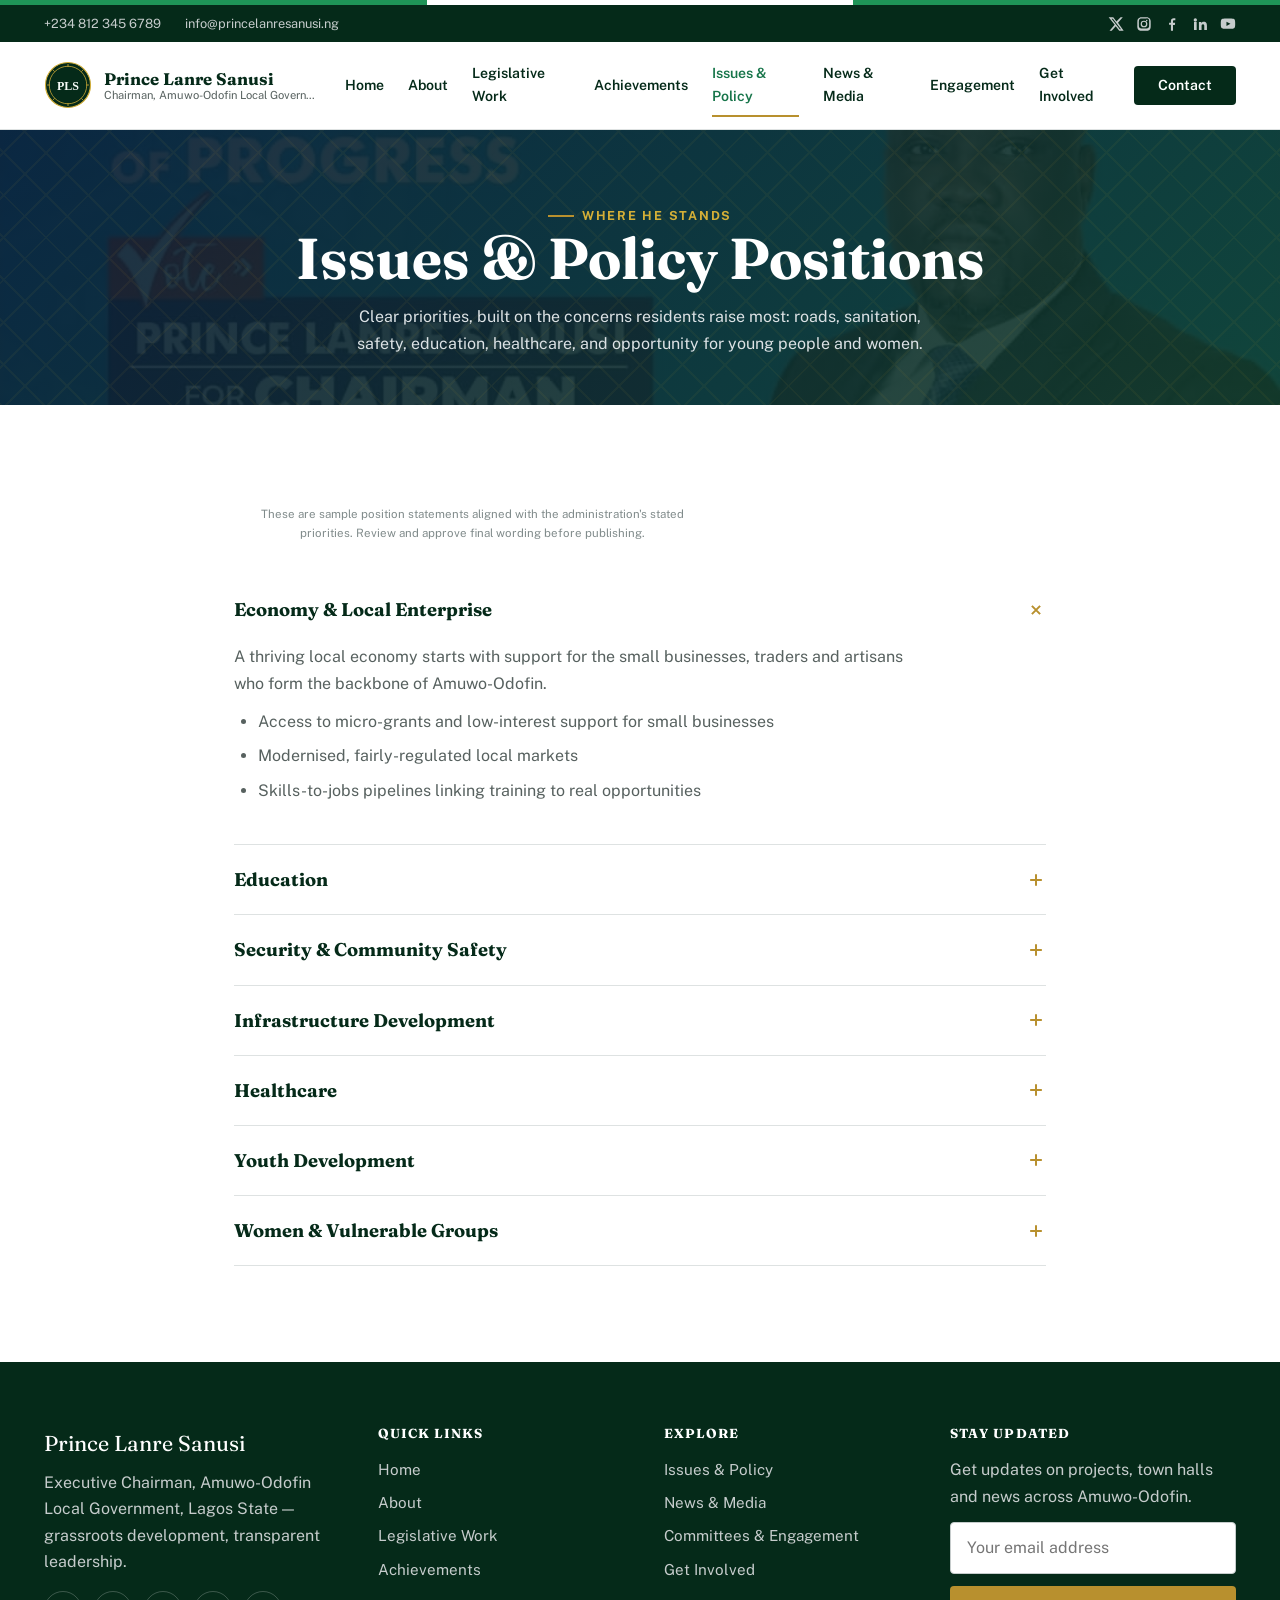
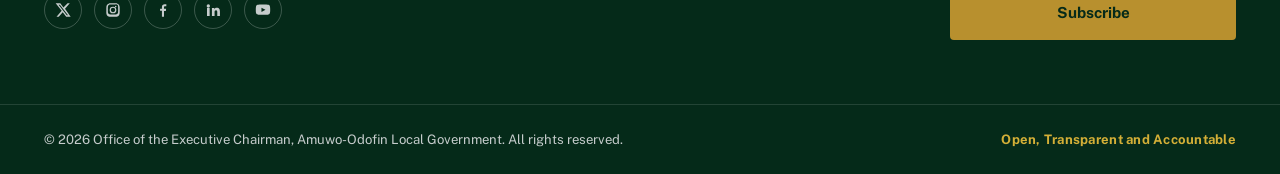
<file: issues-policy.html>
<!DOCTYPE html>
<html lang="en">
<head>
  <meta charset="UTF-8">
  <meta name="viewport" content="width=device-width, initial-scale=1.0">
  <title>Issues & Policy | Prince Lanre Sanusi — Chairman, Amuwo-Odofin LG</title>
  <meta name="description" content="Prince Lanre Sanusi's positions and proposals on the economy, education, security, infrastructure, healthcare, youth, and women's empowerment in Amuwo-Odofin.">
  <meta name="author" content="Office of the Executive Chairman, Amuwo-Odofin Local Government">
  <meta property="og:title" content="Issues & Policy | Prince Lanre Sanusi">
  <meta property="og:description" content="Where Chairman Sanusi stands, and what he proposes, across the issues that matter most to Amuwo-Odofin.">
  <meta property="og:type" content="website">
  <link rel="icon" type="image/svg+xml" href="assets/images/favicon.svg">
  <link rel="preconnect" href="https://fonts.googleapis.com">
  <link rel="preconnect" href="https://fonts.gstatic.com" crossorigin>
  <link href="https://fonts.googleapis.com/css2?family=Fraunces:ital,wght@0,600;0,700;0,900;1,500&family=Public+Sans:wght@400;500;600;700&display=swap" rel="stylesheet">
  <link rel="stylesheet" href="assets/css/variables.css">
  <link rel="stylesheet" href="assets/css/base.css">
  <link rel="stylesheet" href="assets/css/layout.css">
  <link rel="stylesheet" href="assets/css/components.css">
  <link rel="stylesheet" href="assets/css/animations.css">
  <script src="assets/js/supabase-client.js" defer></script>
  <script src="assets/js/components.js" defer></script>
  <script src="assets/js/forms.js" defer></script>
  <script src="assets/js/main.js" defer></script>
</head>
<body data-page="issues">
  <a class="skip-link" href="#main-content">Skip to main content</a>
  <div id="site-header"></div>

  <main id="main-content">

    <section class="page-banner lattice-bg">
      <div class="container">
        <p class="eyebrow">Where He Stands</p>
        <h1>Issues &amp; Policy Positions</h1>
        <p>Clear priorities, built on the concerns residents raise most: roads, sanitation, safety, education, healthcare, and opportunity for young people and women.</p>
      </div>
    </section>

    <section class="section">
      <div class="container container--narrow">
        <p class="placeholder-note" style="text-align:center;margin-bottom:var(--space-6);">These are sample position statements aligned with the administration's stated priorities. Review and approve final wording before publishing.</p>

        <div class="accordion">
          <div class="accordion__item">
            <h3><button class="accordion__trigger" type="button" aria-expanded="true" aria-controls="issue-1">
              Economy &amp; Local Enterprise
              <svg class="accordion__icon" width="20" height="20" viewBox="0 0 24 24" fill="none" stroke="currentColor" stroke-width="2.4" aria-hidden="true"><path d="M12 5v14M5 12h14"/></svg>
            </button></h3>
            <div class="accordion__panel" id="issue-1">
              <p>A thriving local economy starts with support for the small businesses, traders and artisans who form the backbone of Amuwo-Odofin.</p>
              <ul>
                <li>Access to micro-grants and low-interest support for small businesses</li>
                <li>Modernised, fairly-regulated local markets</li>
                <li>Skills-to-jobs pipelines linking training to real opportunities</li>
              </ul>
            </div>
          </div>

          <div class="accordion__item">
            <h3><button class="accordion__trigger" type="button" aria-expanded="false" aria-controls="issue-2">
              Education
              <svg class="accordion__icon" width="20" height="20" viewBox="0 0 24 24" fill="none" stroke="currentColor" stroke-width="2.4" aria-hidden="true"><path d="M12 5v14M5 12h14"/></svg>
            </button></h3>
            <div class="accordion__panel" id="issue-2" hidden>
              <p>Every child in Amuwo-Odofin deserves a safe, well-resourced place to learn.</p>
              <ul>
                <li>Rehabilitation of public school infrastructure</li>
                <li>Support for indigent students</li>
                <li>Partnerships to improve learning environments and teacher welfare</li>
              </ul>
            </div>
          </div>

          <div class="accordion__item">
            <h3><button class="accordion__trigger" type="button" aria-expanded="false" aria-controls="issue-3">
              Security &amp; Community Safety
              <svg class="accordion__icon" width="20" height="20" viewBox="0 0 24 24" fill="none" stroke="currentColor" stroke-width="2.4" aria-hidden="true"><path d="M12 5v14M5 12h14"/></svg>
            </button></h3>
            <div class="accordion__panel" id="issue-3" hidden>
              <p>Safety is the foundation of community development — and it takes coordination, not slogans.</p>
              <ul>
                <li>Continued multi-agency collaboration with the Nigeria Police, LASTMA and state task forces</li>
                <li>Improved street lighting in high-risk areas</li>
                <li>Support for community policing and neighbourhood watch groups</li>
              </ul>
            </div>
          </div>

          <div class="accordion__item">
            <h3><button class="accordion__trigger" type="button" aria-expanded="false" aria-controls="issue-4">
              Infrastructure Development
              <svg class="accordion__icon" width="20" height="20" viewBox="0 0 24 24" fill="none" stroke="currentColor" stroke-width="2.4" aria-hidden="true"><path d="M12 5v14M5 12h14"/></svg>
            </button></h3>
            <div class="accordion__panel" id="issue-4" hidden>
              <p>Good roads, drainage and public spaces are the backbone of a functioning community.</p>
              <ul>
                <li>Continued rehabilitation of intra-community roads, including the Mile 2–Agboju–Festac Link Bridge axis</li>
                <li>Sustainable drainage systems to reduce flooding</li>
                <li>Upgraded public markets and recreational spaces</li>
              </ul>
            </div>
          </div>

          <div class="accordion__item">
            <h3><button class="accordion__trigger" type="button" aria-expanded="false" aria-controls="issue-5">
              Healthcare
              <svg class="accordion__icon" width="20" height="20" viewBox="0 0 24 24" fill="none" stroke="currentColor" stroke-width="2.4" aria-hidden="true"><path d="M12 5v14M5 12h14"/></svg>
            </button></h3>
            <div class="accordion__panel" id="issue-5" hidden>
              <p>Accessible, quality primary healthcare should be within reach of every resident.</p>
              <ul>
                <li>Upgraded primary health centres across both LCDAs</li>
                <li>Regular free medical outreach programmes</li>
                <li>Support connecting vulnerable households to health insurance schemes</li>
              </ul>
            </div>
          </div>

          <div class="accordion__item">
            <h3><button class="accordion__trigger" type="button" aria-expanded="false" aria-controls="issue-6">
              Youth Development
              <svg class="accordion__icon" width="20" height="20" viewBox="0 0 24 24" fill="none" stroke="currentColor" stroke-width="2.4" aria-hidden="true"><path d="M12 5v14M5 12h14"/></svg>
            </button></h3>
            <div class="accordion__panel" id="issue-6" hidden>
              <p>Investing in young people is investing in the future of Amuwo-Odofin.</p>
              <ul>
                <li>Vocational and digital skills training</li>
                <li>Grants and mentorship for youth-led businesses</li>
                <li>Sports, recreation and talent-development programmes</li>
              </ul>
            </div>
          </div>

          <div class="accordion__item">
            <h3><button class="accordion__trigger" type="button" aria-expanded="false" aria-controls="issue-7">
              Women &amp; Vulnerable Groups
              <svg class="accordion__icon" width="20" height="20" viewBox="0 0 24 24" fill="none" stroke="currentColor" stroke-width="2.4" aria-hidden="true"><path d="M12 5v14M5 12h14"/></svg>
            </button></h3>
            <div class="accordion__panel" id="issue-7" hidden>
              <p>An inclusive community protects and empowers its most vulnerable members — a value championed directly by Vice Chairman Maureen Chika Ashara's community work.</p>
              <ul>
                <li>Economic empowerment programmes for women</li>
                <li>Support services for persons with disabilities and the elderly</li>
                <li>Welfare interventions for indigent families</li>
              </ul>
            </div>
          </div>
        </div>
      </div>
    </section>

  </main>

  <div id="site-footer"></div>
</body>
</html>
</file>
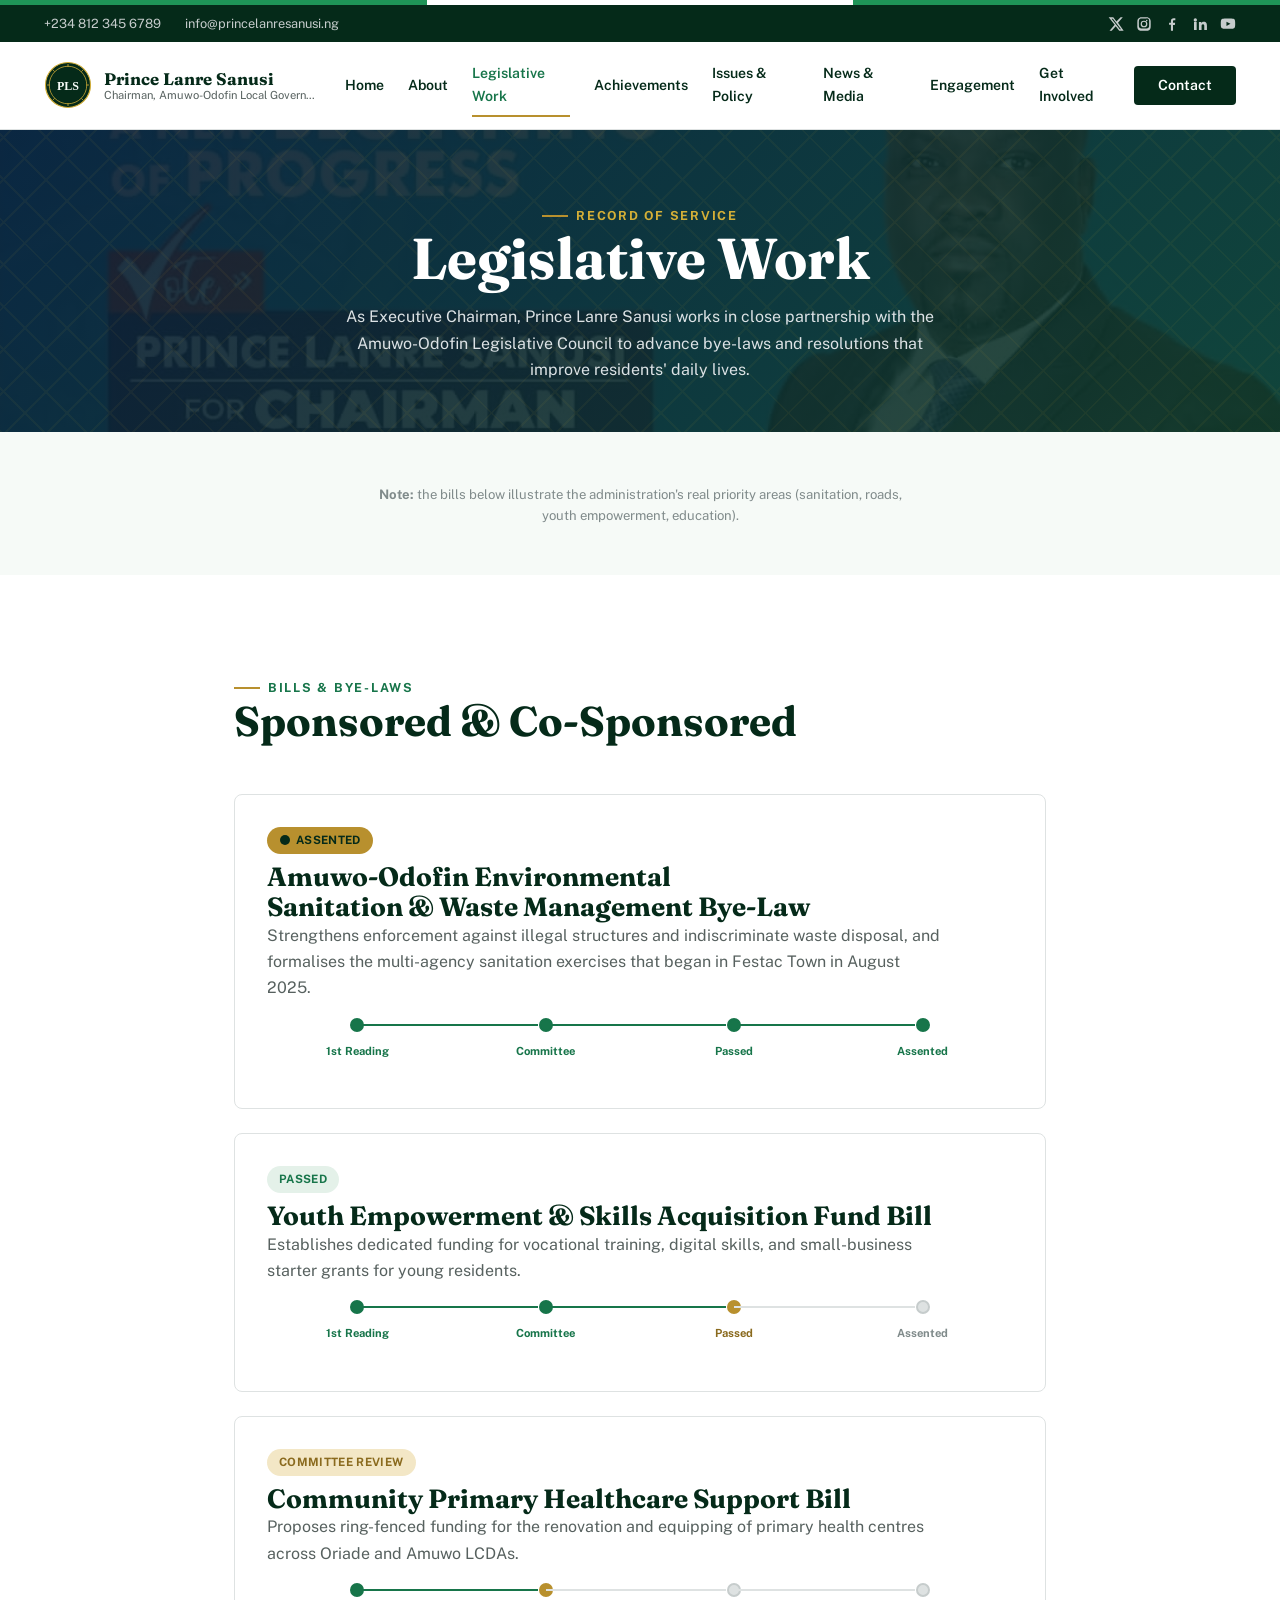
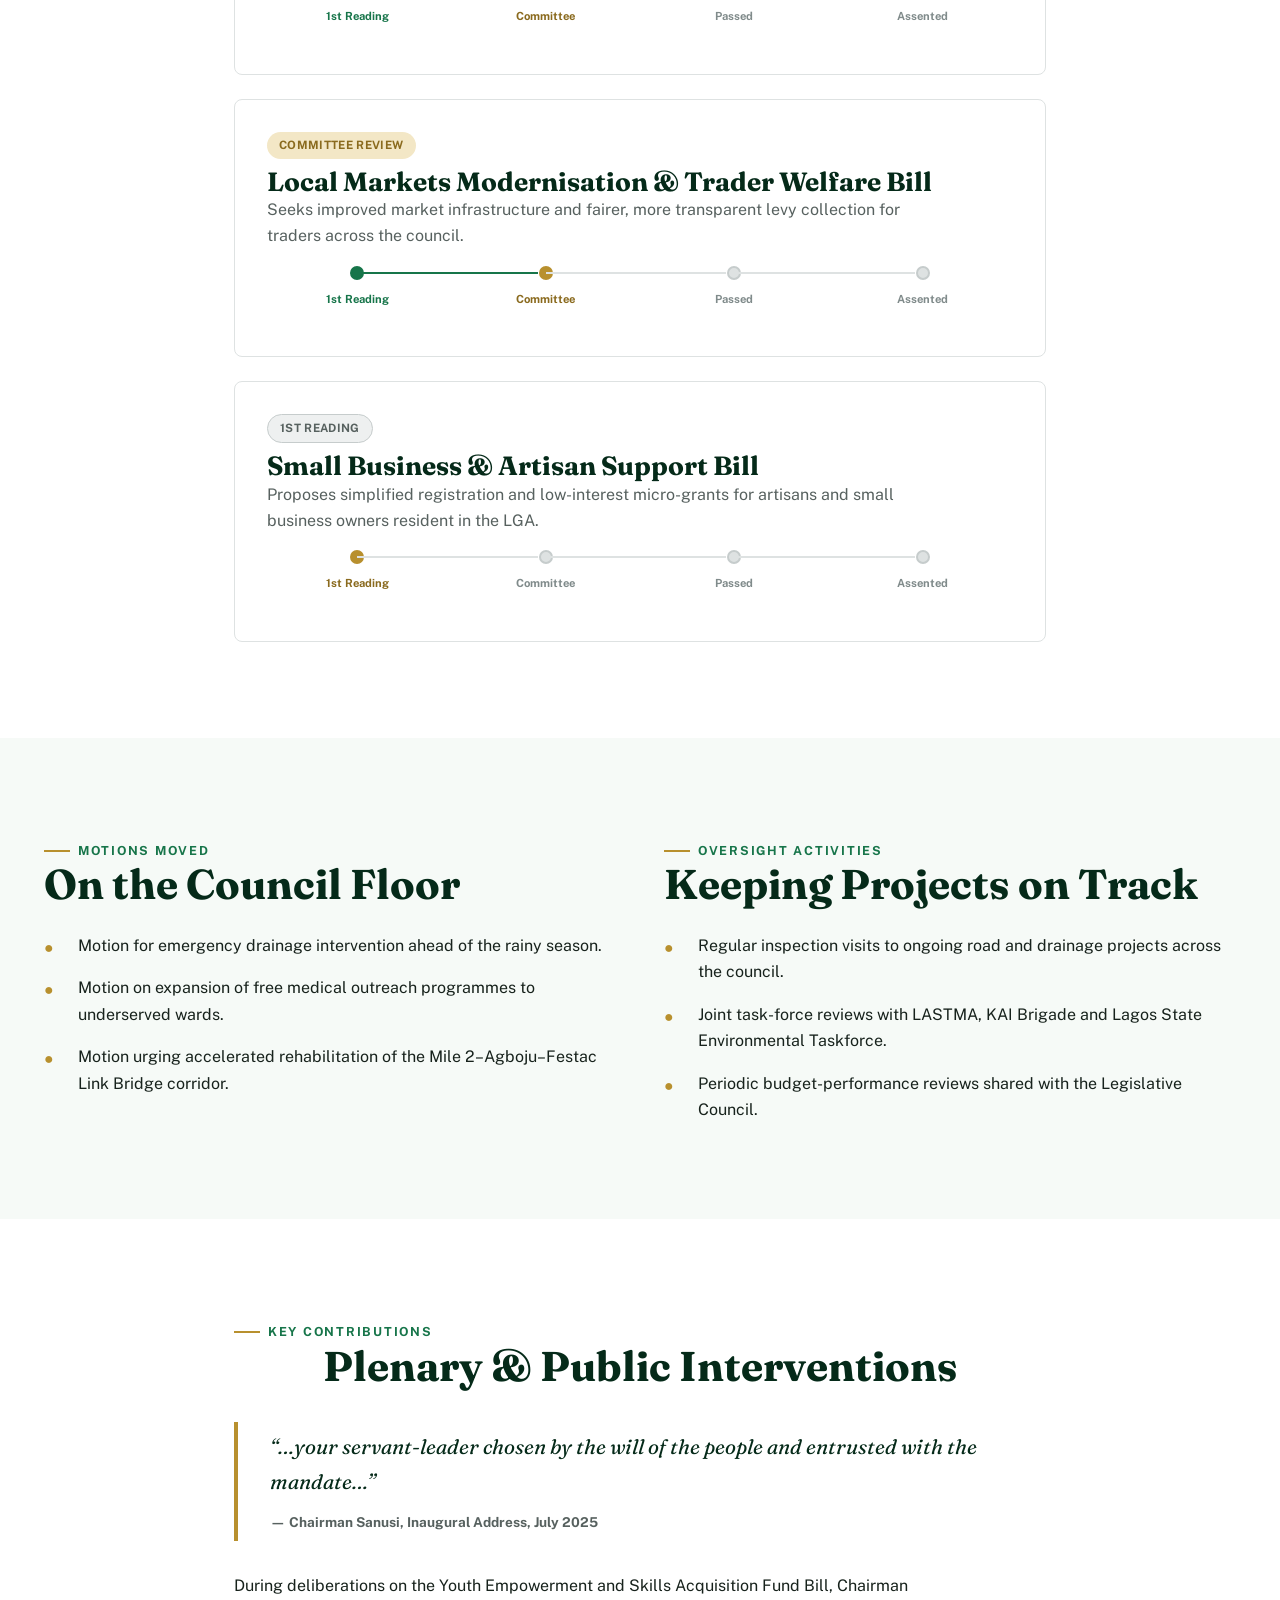
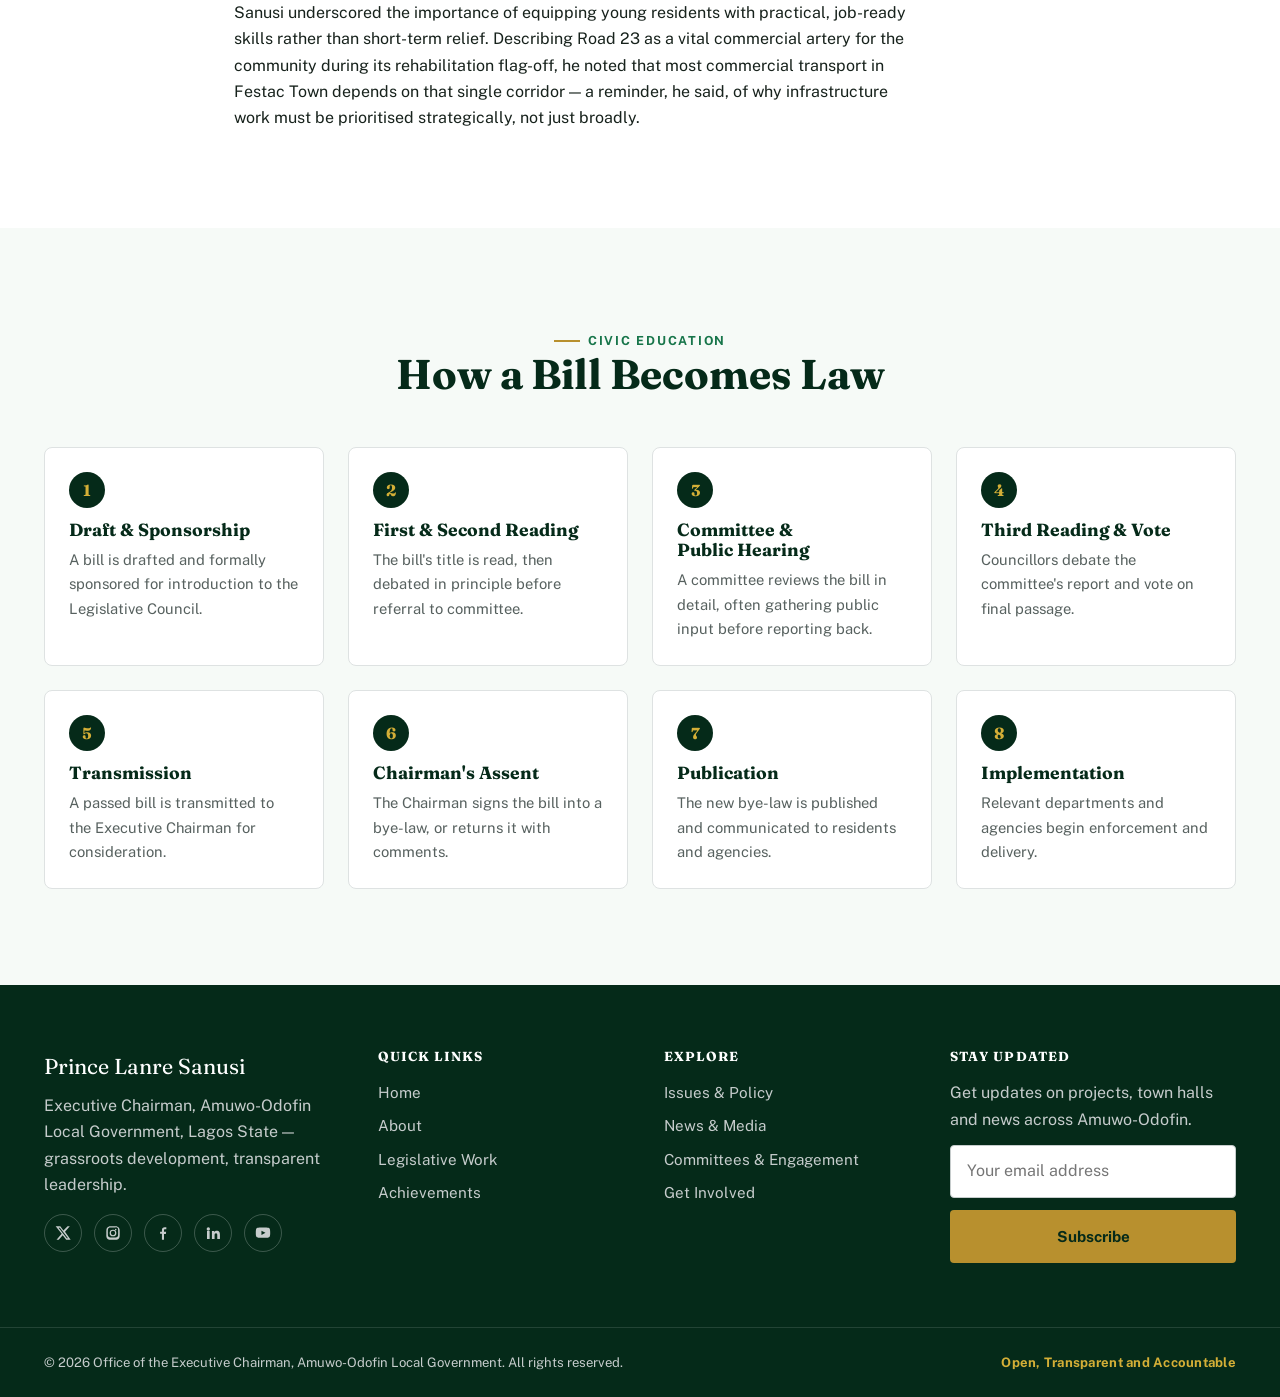
<file: legislative-work.html>
<!DOCTYPE html>
<html lang="en">
<head>
  <meta charset="UTF-8">
  <meta name="viewport" content="width=device-width, initial-scale=1.0">
  <title>Legislative Work | Prince Lanre Sanusi — Chairman, Amuwo-Odofin LG</title>
  <meta name="description" content="Track bye-laws, resolutions, and oversight work advanced by the Sanusi administration in partnership with the Amuwo-Odofin Legislative Council.">
  <meta name="author" content="Office of the Executive Chairman, Amuwo-Odofin Local Government">
  <meta property="og:title" content="Legislative Work | Prince Lanre Sanusi">
  <meta property="og:description" content="Bye-laws, resolutions and oversight advanced in partnership with the Amuwo-Odofin Legislative Council.">
  <meta property="og:type" content="website">
  <link rel="icon" type="image/svg+xml" href="assets/images/favicon.svg">
  <link rel="preconnect" href="https://fonts.googleapis.com">
  <link rel="preconnect" href="https://fonts.gstatic.com" crossorigin>
  <link href="https://fonts.googleapis.com/css2?family=Fraunces:ital,wght@0,600;0,700;0,900;1,500&family=Public+Sans:wght@400;500;600;700&display=swap" rel="stylesheet">
  <link rel="stylesheet" href="assets/css/variables.css">
  <link rel="stylesheet" href="assets/css/base.css">
  <link rel="stylesheet" href="assets/css/layout.css">
  <link rel="stylesheet" href="assets/css/components.css">
  <link rel="stylesheet" href="assets/css/animations.css">
  <script src="assets/js/supabase-client.js" defer></script>
  <script src="assets/js/components.js" defer></script>
  <script src="assets/js/forms.js" defer></script>
  <script src="assets/js/main.js" defer></script>
</head>
<body data-page="legislative">
  <a class="skip-link" href="#main-content">Skip to main content</a>
  <div id="site-header"></div>

  <main id="main-content">

    <section class="page-banner lattice-bg">
      <div class="container">
        <p class="eyebrow">Record of Service</p>
        <h1>Legislative Work</h1>
        <p>As Executive Chairman, Prince Lanre Sanusi works in close partnership with the Amuwo-Odofin Legislative Council to advance bye-laws and resolutions that improve residents' daily lives.</p>
      </div>
    </section>

    <section class="section section--tight" style="background:var(--color-parchment);">
      <div class="container">
        <p class="placeholder-note" style="font-size:0.82rem;max-width:70ch;margin-inline:auto;text-align:center;">
          <strong>Note:</strong> the bills below illustrate the administration's real priority areas (sanitation, roads, youth empowerment, education).
        </p>
      </div>
    </section>

    <!-- ============ BILLS TRACKER ============ -->
    <section class="section" aria-labelledby="bills-heading">
      <div class="container container--narrow">
        <div class="section-head">
          <p class="eyebrow">Bills &amp; Bye-Laws</p>
          <h2 id="bills-heading">Sponsored &amp; Co-Sponsored</h2>
        </div>

        <div class="card" style="padding:var(--space-6);margin-bottom:var(--space-5);">
          <div class="card__meta" style="margin-bottom:var(--space-2);">
            <span class="badge badge--assented"><svg width="12" height="12" viewBox="0 0 24 24" fill="currentColor" aria-hidden="true"><circle cx="12" cy="12" r="10"/></svg>Assented</span>
          </div>
          <h3>Amuwo-Odofin Environmental Sanitation &amp; Waste Management Bye-Law</h3>
          <p style="color:var(--color-gray-600);">Strengthens enforcement against illegal structures and indiscriminate waste disposal, and formalises the multi-agency sanitation exercises that began in Festac Town in August 2025.</p>
          <div class="tracker" data-status="assented">
            <div class="tracker__step">1st Reading</div>
            <div class="tracker__step">Committee</div>
            <div class="tracker__step">Passed</div>
            <div class="tracker__step">Assented</div>
          </div>
        </div>

        <div class="card" style="padding:var(--space-6);margin-bottom:var(--space-5);">
          <div class="card__meta" style="margin-bottom:var(--space-2);">
            <span class="badge badge--passed">Passed</span>
          </div>
          <h3>Youth Empowerment &amp; Skills Acquisition Fund Bill</h3>
          <p style="color:var(--color-gray-600);">Establishes dedicated funding for vocational training, digital skills, and small-business starter grants for young residents.</p>
          <div class="tracker" data-status="passed">
            <div class="tracker__step">1st Reading</div>
            <div class="tracker__step">Committee</div>
            <div class="tracker__step">Passed</div>
            <div class="tracker__step">Assented</div>
          </div>
        </div>

        <div class="card" style="padding:var(--space-6);margin-bottom:var(--space-5);">
          <div class="card__meta" style="margin-bottom:var(--space-2);">
            <span class="badge badge--committee">Committee Review</span>
          </div>
          <h3>Community Primary Healthcare Support Bill</h3>
          <p style="color:var(--color-gray-600);">Proposes ring-fenced funding for the renovation and equipping of primary health centres across Oriade and Amuwo LCDAs.</p>
          <div class="tracker" data-status="committee">
            <div class="tracker__step">1st Reading</div>
            <div class="tracker__step">Committee</div>
            <div class="tracker__step">Passed</div>
            <div class="tracker__step">Assented</div>
          </div>
        </div>

        <div class="card" style="padding:var(--space-6);margin-bottom:var(--space-5);">
          <div class="card__meta" style="margin-bottom:var(--space-2);">
            <span class="badge badge--committee">Committee Review</span>
          </div>
          <h3>Local Markets Modernisation &amp; Trader Welfare Bill</h3>
          <p style="color:var(--color-gray-600);">Seeks improved market infrastructure and fairer, more transparent levy collection for traders across the council.</p>
          <div class="tracker" data-status="committee">
            <div class="tracker__step">1st Reading</div>
            <div class="tracker__step">Committee</div>
            <div class="tracker__step">Passed</div>
            <div class="tracker__step">Assented</div>
          </div>
        </div>

        <div class="card" style="padding:var(--space-6);">
          <div class="card__meta" style="margin-bottom:var(--space-2);">
            <span class="badge badge--reading">1st Reading</span>
          </div>
          <h3>Small Business &amp; Artisan Support Bill</h3>
          <p style="color:var(--color-gray-600);">Proposes simplified registration and low-interest micro-grants for artisans and small business owners resident in the LGA.</p>
          <div class="tracker" data-status="reading">
            <div class="tracker__step">1st Reading</div>
            <div class="tracker__step">Committee</div>
            <div class="tracker__step">Passed</div>
            <div class="tracker__step">Assented</div>
          </div>
        </div>
      </div>
    </section>

    <!-- ============ MOTIONS / COMMITTEES / OVERSIGHT ============ -->
    <section class="section section--alt" aria-labelledby="motions-heading">
      <div class="container two-col">
        <div>
          <p class="eyebrow">Motions Moved</p>
          <h2 id="motions-heading">On the Council Floor</h2>
          <ul class="kv-list" style="margin-top:var(--space-5);">
            <li class="kv-list__item"><span class="kv-list__icon" aria-hidden="true">&#9679;</span><span>Motion for emergency drainage intervention ahead of the rainy season.</span></li>
            <li class="kv-list__item"><span class="kv-list__icon" aria-hidden="true">&#9679;</span><span>Motion on expansion of free medical outreach programmes to underserved wards.</span></li>
            <li class="kv-list__item"><span class="kv-list__icon" aria-hidden="true">&#9679;</span><span>Motion urging accelerated rehabilitation of the Mile 2–Agboju–Festac Link Bridge corridor.</span></li>
          </ul>
        </div>
        <div>
          <p class="eyebrow">Oversight Activities</p>
          <h2>Keeping Projects on Track</h2>
          <ul class="kv-list" style="margin-top:var(--space-5);">
            <li class="kv-list__item"><span class="kv-list__icon" aria-hidden="true">&#9679;</span><span>Regular inspection visits to ongoing road and drainage projects across the council.</span></li>
            <li class="kv-list__item"><span class="kv-list__icon" aria-hidden="true">&#9679;</span><span>Joint task-force reviews with LASTMA, KAI Brigade and Lagos State Environmental Taskforce.</span></li>
            <li class="kv-list__item"><span class="kv-list__icon" aria-hidden="true">&#9679;</span><span>Periodic budget-performance reviews shared with the Legislative Council.</span></li>
          </ul>
        </div>
      </div>
    </section>

    <!-- ============ PLENARY INTERVENTIONS ============ -->
    <section class="section" aria-labelledby="plenary-heading">
      <div class="container container--narrow">
        <p class="eyebrow" style="justify-content:center;">Key Contributions</p>
        <h2 id="plenary-heading" class="text-center">Plenary &amp; Public Interventions</h2>
        <blockquote class="pull-quote" style="margin-top:var(--space-6);">
          &ldquo;&hellip;your servant-leader chosen by the will of the people and entrusted with the mandate&hellip;&rdquo;
          <cite>— Chairman Sanusi, Inaugural Address, July 2025</cite>
        </blockquote>
        <p style="margin-top:var(--space-6);">During deliberations on the Youth Empowerment and Skills Acquisition Fund Bill, Chairman Sanusi underscored the importance of equipping young residents with practical, job-ready skills rather than short-term relief. Describing Road 23 as a vital commercial artery for the community during its rehabilitation flag-off, he noted that most commercial transport in Festac Town depends on that single corridor — a reminder, he said, of why infrastructure work must be prioritised strategically, not just broadly.</p>
      </div>
    </section>

    <!-- ============ INFOGRAPHIC ============ -->
    <section class="section section--alt" aria-labelledby="infographic-heading">
      <div class="container">
        <div class="section-head section-head--center">
          <p class="eyebrow">Civic Education</p>
          <h2 id="infographic-heading">How a Bill Becomes Law</h2>
        </div>
        <div class="infographic reveal-stagger">
          <div class="infographic__step">
            <span class="infographic__number">1</span>
            <h4>Draft &amp; Sponsorship</h4>
            <p>A bill is drafted and formally sponsored for introduction to the Legislative Council.</p>
          </div>
          <div class="infographic__step">
            <span class="infographic__number">2</span>
            <h4>First &amp; Second Reading</h4>
            <p>The bill's title is read, then debated in principle before referral to committee.</p>
          </div>
          <div class="infographic__step">
            <span class="infographic__number">3</span>
            <h4>Committee &amp; Public Hearing</h4>
            <p>A committee reviews the bill in detail, often gathering public input before reporting back.</p>
          </div>
          <div class="infographic__step">
            <span class="infographic__number">4</span>
            <h4>Third Reading &amp; Vote</h4>
            <p>Councillors debate the committee's report and vote on final passage.</p>
          </div>
          <div class="infographic__step">
            <span class="infographic__number">5</span>
            <h4>Transmission</h4>
            <p>A passed bill is transmitted to the Executive Chairman for consideration.</p>
          </div>
          <div class="infographic__step">
            <span class="infographic__number">6</span>
            <h4>Chairman's Assent</h4>
            <p>The Chairman signs the bill into a bye-law, or returns it with comments.</p>
          </div>
          <div class="infographic__step">
            <span class="infographic__number">7</span>
            <h4>Publication</h4>
            <p>The new bye-law is published and communicated to residents and agencies.</p>
          </div>
          <div class="infographic__step">
            <span class="infographic__number">8</span>
            <h4>Implementation</h4>
            <p>Relevant departments and agencies begin enforcement and delivery.</p>
          </div>
        </div>
      </div>
    </section>

  </main>

  <div id="site-footer"></div>
</body>
</html>
</file>
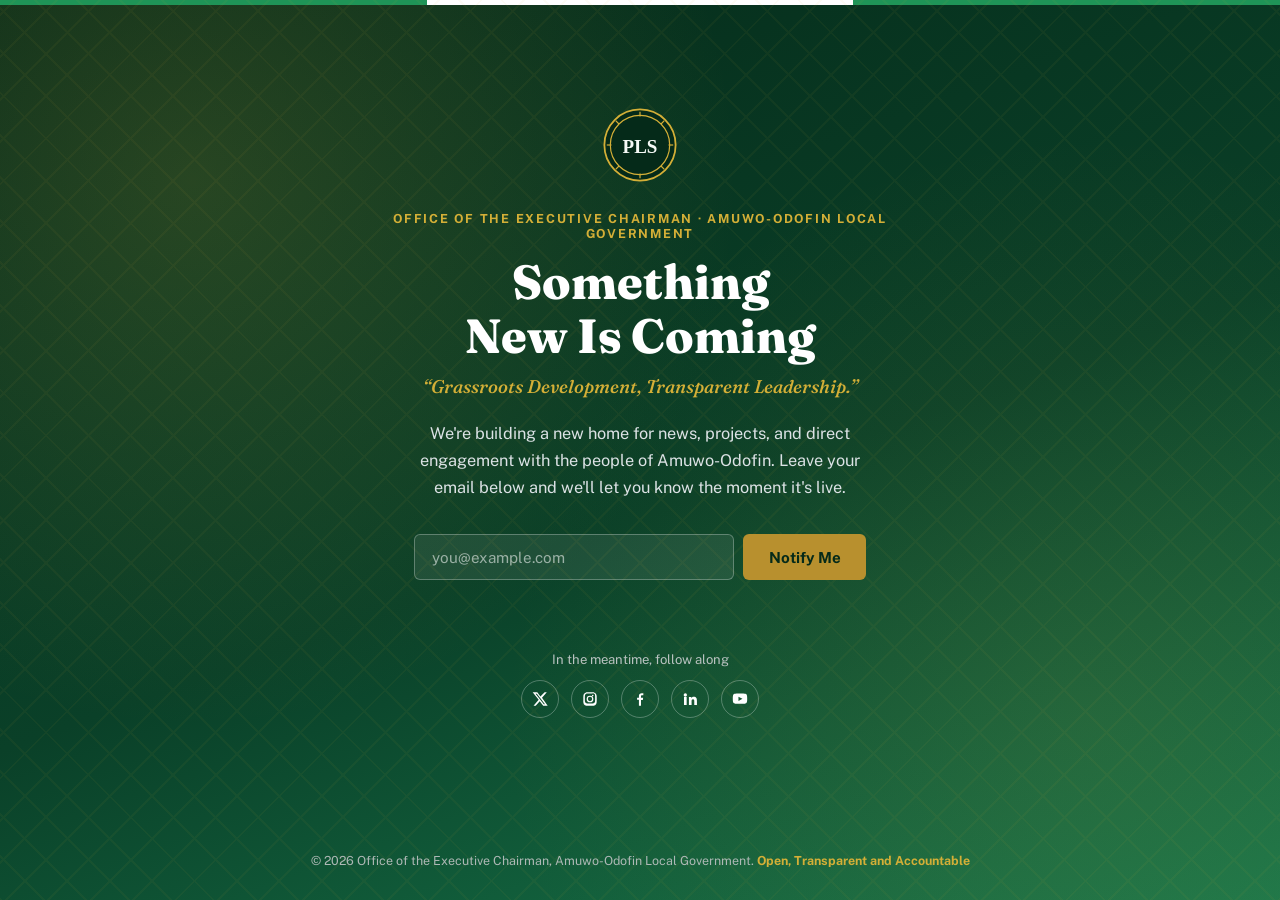
<file: news-media.html>
<!DOCTYPE html>
<!--
  STANDALONE FILE — not linked from, or dependent on, the main pls-portfolio
  project. Every style and script needed is inline right here, so you can
  drop this one file anywhere (e.g. use it as a temporary index.html while
  the full site is being finished, or host it on its own at a holding URL).
  It submits to the SAME Supabase "newsletter_subscribers" table as the
  main site, so anyone who signs up here is already on your list once the
  full site launches.
-->
<html lang="en">
<head>
<meta charset="UTF-8">
<meta name="viewport" content="width=device-width, initial-scale=1.0">
<title>Coming Soon | Prince Lanre Sanusi — Chairman, Amuwo-Odofin LG</title>
<meta name="description" content="The official website of Prince Lanre Sanusi, Executive Chairman of Amuwo-Odofin Local Government, is launching soon. Leave your email to be notified.">
<meta property="og:title" content="Coming Soon | Prince Lanre Sanusi">
<meta property="og:description" content="Grassroots Development, Transparent Leadership — launching soon.">
<meta property="og:type" content="website">
<link rel="preconnect" href="https://fonts.googleapis.com">
<link rel="preconnect" href="https://fonts.gstatic.com" crossorigin>
<link href="https://fonts.googleapis.com/css2?family=Fraunces:ital,wght@0,700;0,900;1,500&family=Public+Sans:wght@400;500;600;700&display=swap" rel="stylesheet">
<style>
  :root {
    --green-950:#052A19; --green-800:#0A4028; --green-700:#17754A; --green-600:#1F9457;
    --gold-600:#B8902E; --gold-500:#D4AF37;
    --white:#FFFFFF;
    --font-serif:'Fraunces',Georgia,'Times New Roman',serif;
    --font-sans:'Public Sans','Segoe UI',Roboto,Arial,sans-serif;
  }
  *,*::before,*::after{ box-sizing:border-box; }
  html,body{ height:100%; }
  body{
    margin:0; min-height:100vh; display:flex; flex-direction:column;
    font-family:var(--font-sans); color:var(--white);
    background:
      radial-gradient(circle at 15% 20%, rgba(212,175,55,0.16), transparent 42%),
      radial-gradient(circle at 85% 80%, rgba(212,175,55,0.10), transparent 45%),
      linear-gradient(160deg, var(--green-950) 0%, var(--green-800) 55%, var(--green-700) 100%);
    position:relative; overflow-x:hidden;
  }
  body::before{
    content:""; position:fixed; inset:0; opacity:0.05; pointer-events:none;
    background-image:
      repeating-linear-gradient(45deg, var(--gold-500) 0 2px, transparent 2px 30px),
      repeating-linear-gradient(-45deg, var(--gold-500) 0 2px, transparent 2px 30px);
  }
  @media (prefers-reduced-motion: reduce){
    *,*::before,*::after{ animation-duration:0.01ms !important; transition-duration:0.01ms !important; }
  }

  .flag-stripe{
    height:5px; flex-shrink:0;
    background:linear-gradient(to right, var(--green-600) 0 33.333%, var(--white) 33.333% 66.666%, var(--green-600) 66.666% 100%);
  }

  .wrap{ flex:1; display:flex; align-items:center; justify-content:center; padding:2.5rem 1.25rem; position:relative; z-index:1; }
  .card{ max-width:600px; width:100%; text-align:center; animation:fadeUp 0.8s ease both; }
  @keyframes fadeUp{ from{ opacity:0; transform:translateY(18px);} to{ opacity:1; transform:none; } }
  @media (prefers-reduced-motion: reduce){ .card{ animation:none; } }

  .seal{ margin:0 auto 1.5rem; }
  .eyebrow{ font-weight:700; font-size:0.78rem; letter-spacing:0.14em; text-transform:uppercase; color:var(--gold-500); margin:0 0 0.9rem; }
  h1{ font-family:var(--font-serif); font-weight:800; font-size:clamp(2rem,5vw,3rem); line-height:1.12; margin:0 0 0.75rem; color:var(--white); text-wrap:balance; }
  .tagline{ font-family:var(--font-serif); font-style:italic; font-weight:500; color:var(--gold-500); font-size:1.15rem; margin:0 0 1.4rem; }
  .lede{ color:#DCE2E5; font-size:1.02rem; line-height:1.65; max-width:46ch; margin:0 auto 2.1rem; }

  form{ margin-bottom:2.3rem; }
  .field-row{ display:flex; gap:0.6rem; flex-wrap:wrap; justify-content:center; }
  .input{
    flex:1; min-width:220px; max-width:320px; padding:0.85rem 1.1rem; border-radius:6px;
    border:1px solid rgba(255,255,255,0.28); background:rgba(255,255,255,0.08); color:var(--white); font-size:0.95rem; font-family:inherit;
  }
  .input::placeholder{ color:rgba(255,255,255,0.55); }
  .input:focus{ outline:3px solid var(--gold-500); outline-offset:2px; background:rgba(255,255,255,0.12); }
  .btn{
    padding:0.85rem 1.6rem; border-radius:6px; border:none; background:var(--gold-600); color:var(--green-950);
    font-weight:700; font-size:0.95rem; font-family:inherit; cursor:pointer;
    transition:background 0.15s ease, transform 0.15s ease;
  }
  .btn:hover{ background:var(--gold-500); transform:translateY(-2px); }
  .btn:disabled{ opacity:0.7; cursor:not-allowed; transform:none; }
  .honeypot{ position:absolute; left:-9999px; width:1px; height:1px; overflow:hidden; }
  .feedback{ min-height:1.4em; margin:0.9rem 0 0; font-size:0.9rem; font-weight:600; }
  .feedback--success{ color:#8FE3B3; }
  .feedback--error{ color:#F3A6A0; }

  .socials-label{ font-size:0.82rem; color:#B9C2C0; margin-bottom:0.85rem; }
  .social-row{ display:flex; justify-content:center; gap:0.75rem; }
  .social-row a{
    width:38px; height:38px; border-radius:50%; display:flex; align-items:center; justify-content:center;
    border:1px solid rgba(255,255,255,0.28); color:var(--white);
    transition:background 0.15s ease, border-color 0.15s ease, color 0.15s ease;
  }
  .social-row a:hover, .social-row a:focus-visible{ background:var(--gold-500); border-color:var(--gold-500); color:var(--green-950); }
  .social-row svg{ width:16px; height:16px; display:block; }

  .foot{ text-align:center; padding:1.25rem; font-size:0.78rem; color:#AEB8B5; position:relative; z-index:1; }
  .foot .tag{ color:var(--gold-500); font-weight:700; }

  .sr-only{ position:absolute; width:1px; height:1px; padding:0; margin:-1px; overflow:hidden; clip:rect(0,0,0,0); white-space:nowrap; border:0; }
  :focus-visible{ outline:3px solid var(--gold-500); outline-offset:2px; }

  @media (max-width:480px){
    .field-row{ flex-direction:column; align-items:stretch; }
    .input, .btn{ max-width:none; }
  }
</style>
</head>
<body>
  <div class="flag-stripe" aria-hidden="true"></div>

  <main class="wrap">
    <div class="card">
      <div class="seal" aria-hidden="true">
        <svg viewBox="0 0 64 64" width="76" height="76" role="img">
          <circle cx="32" cy="32" r="30" fill="#052A19"/>
          <circle cx="32" cy="32" r="30" fill="none" stroke="#D4AF37" stroke-width="1.5"/>
          <circle cx="32" cy="32" r="25" fill="none" stroke="#D4AF37" stroke-width="1"/>
          <g stroke="#D4AF37" stroke-width="1">
            <line x1="32" y1="4" x2="32" y2="8"/><line x1="32" y1="56" x2="32" y2="60"/>
            <line x1="4" y1="32" x2="8" y2="32"/><line x1="56" y1="32" x2="60" y2="32"/>
            <line x1="11.5" y1="11.5" x2="14.3" y2="14.3"/><line x1="49.7" y1="49.7" x2="52.5" y2="52.5"/>
            <line x1="11.5" y1="52.5" x2="14.3" y2="49.7"/><line x1="49.7" y1="14.3" x2="52.5" y2="11.5"/>
          </g>
          <text x="32" y="39" font-family="Georgia, serif" font-weight="700" font-size="16" fill="#F6FAF7" text-anchor="middle">PLS</text>
        </svg>
      </div>

      <p class="eyebrow">Office of the Executive Chairman &middot; Amuwo-Odofin Local Government</p>
      <h1>Something New Is Coming</h1>
      <p class="tagline">&ldquo;Grassroots Development, Transparent Leadership.&rdquo;</p>
      <p class="lede">We're building a new home for news, projects, and direct engagement with the people of Amuwo-Odofin. Leave your email below and we'll let you know the moment it's live.</p>

      <form id="notifyForm" novalidate>
        <div class="field-row">
          <label class="sr-only" for="notifyEmail">Email address</label>
          <input class="input" type="email" id="notifyEmail" name="email" placeholder="you@example.com" autocomplete="email" required>
          <button class="btn" type="submit">Notify Me</button>
        </div>
        <div class="honeypot" aria-hidden="true">
          <label>Leave this field blank<input type="text" name="website" tabindex="-1" autocomplete="off"></label>
        </div>
        <p class="feedback" id="notifyFeedback" role="status" aria-live="polite"></p>
      </form>

      <div class="socials">
        <p class="socials-label">In the meantime, follow along</p>
        <div class="social-row">
          <a href="#" aria-label="X (Twitter)" target="_blank" rel="noopener noreferrer"><svg viewBox="0 0 24 24" fill="currentColor" aria-hidden="true"><path d="M18.9 2h3.3l-7.2 8.2L23.5 22h-6.7l-5.2-6.8L5.6 22H2.3l7.7-8.8L1 2h6.9l4.7 6.2L18.9 2Zm-1.2 18h1.8L7.3 4h-2l12.4 16Z"/></svg></a>
          <a href="#" aria-label="Instagram" target="_blank" rel="noopener noreferrer"><svg viewBox="0 0 24 24" fill="currentColor" aria-hidden="true"><path d="M12 2c2.7 0 3 0 4.1.06 1.1.05 1.8.22 2.5.47.7.27 1.2.6 1.8 1.16.5.5.9 1.1 1.16 1.8.25.7.42 1.4.47 2.5.06 1.1.06 1.4.06 4.1s0 3-.06 4.1c-.05 1.1-.22 1.8-.47 2.5a5 5 0 0 1-1.16 1.8 5 5 0 0 1-1.8 1.16c-.7.25-1.4.42-2.5.47-1.1.06-1.4.06-4.1.06s-3 0-4.1-.06c-1.1-.05-1.8-.22-2.5-.47a5 5 0 0 1-1.8-1.16 5 5 0 0 1-1.16-1.8c-.25-.7-.42-1.4-.47-2.5C2 15 2 14.7 2 12s0-3 .06-4.1c.05-1.1.22-1.8.47-2.5.27-.7.6-1.2 1.16-1.8.5-.5 1.1-.9 1.8-1.16.7-.25 1.4-.42 2.5-.47C9 2 9.3 2 12 2Zm0 1.8c-2.66 0-2.97 0-4.02.06-.87.04-1.34.18-1.65.3-.42.16-.7.35-1.02.66-.32.32-.5.6-.66 1.02-.12.31-.26.78-.3 1.65C4.3 8.03 4.3 8.34 4.3 11s0 2.97.05 4.02c.04.87.18 1.34.3 1.65.16.42.34.7.66 1.02.32.32.6.5 1.02.66.31.12.78.26 1.65.3 1.05.05 1.36.05 4.02.05s2.97 0 4.02-.05c.87-.04 1.34-.18 1.65-.3.42-.16.7-.34 1.02-.66.32-.32.5-.6.66-1.02.12-.31.26-.78.3-1.65.05-1.05.05-1.36.05-4.02s0-2.97-.05-4.02c-.04-.87-.18-1.34-.3-1.65a2.75 2.75 0 0 0-.66-1.02 2.75 2.75 0 0 0-1.02-.66c-.31-.12-.78-.26-1.65-.3C14.97 3.8 14.66 3.8 12 3.8Zm0 3.15a5.05 5.05 0 1 1 0 10.1 5.05 5.05 0 0 1 0-10.1Zm0 1.8a3.25 3.25 0 1 0 0 6.5 3.25 3.25 0 0 0 0-6.5Zm5.25-1.98a1.18 1.18 0 1 1-2.36 0 1.18 1.18 0 0 1 2.36 0Z"/></svg></a>
          <a href="#" aria-label="Facebook" target="_blank" rel="noopener noreferrer"><svg viewBox="0 0 24 24" fill="currentColor" aria-hidden="true"><path d="M13.5 22v-8.4h2.8l.4-3.3h-3.2V8.1c0-.95.27-1.6 1.63-1.6H17V3.5C16.7 3.46 15.7 3.37 14.5 3.37c-2.44 0-4.11 1.49-4.11 4.22v2.35H7.6v3.3h2.79V22h3.11Z"/></svg></a>
          <a href="#" aria-label="LinkedIn" target="_blank" rel="noopener noreferrer"><svg viewBox="0 0 24 24" fill="currentColor" aria-hidden="true"><path d="M4.98 3.5a2.5 2.5 0 1 1 0 5 2.5 2.5 0 0 1 0-5ZM3 9h4v12H3V9Zm7 0h3.8v1.7h.05c.53-1 1.83-2.05 3.77-2.05 4.03 0 4.78 2.66 4.78 6.1V21h-4v-5.6c0-1.34-.02-3.06-1.87-3.06-1.87 0-2.16 1.46-2.16 2.96V21h-4V9Z"/></svg></a>
          <a href="#" aria-label="YouTube" target="_blank" rel="noopener noreferrer"><svg viewBox="0 0 24 24" fill="currentColor" aria-hidden="true"><path d="M22.5 7.2s-.22-1.57-.9-2.26c-.86-.9-1.82-.9-2.26-.96C16.2 3.7 12 3.7 12 3.7h-.01s-4.2 0-7.34.28c-.44.06-1.4.06-2.26.96-.68.69-.9 2.26-.9 2.26S1.2 9 1.2 10.8v1.4c0 1.8.28 3.6.28 3.6s.22 1.57.9 2.26c.86.9 1.98.87 2.48.97 1.8.17 7.14.27 7.14.27s4.2-.01 7.34-.28c.44-.06 1.4-.06 2.26-.96.68-.69.9-2.26.9-2.26s.28-1.8.28-3.6v-1.4c0-1.8-.28-3.6-.28-3.6ZM9.7 14.9V8.7l6 3.1-6 3.1Z"/></svg></a>
        </div>
      </div>
    </div>
  </main>

  <footer class="foot">
    <p>&copy; 2026 Office of the Executive Chairman, Amuwo-Odofin Local Government. <span class="tag">Open, Transparent and Accountable</span></p>
  </footer>

<script>
(function () {
  'use strict';

  // Same Supabase project/table as the main site's newsletter form.
  var SUPABASE_URL = 'https://boremnendxebtivsgazw.supabase.co';
  var SUPABASE_KEY = 'sb_publishable_nZ4KIgw-TStt-XsMsLu6pA_NlfvK8jI';

  var form = document.getElementById('notifyForm');
  var feedback = document.getElementById('notifyFeedback');

  function isValidEmail(v) { return /^[^\s@]+@[^\s@]+\.[^\s@]+$/.test(v); }

  function setFeedback(message, type) {
    feedback.textContent = message;
    feedback.className = 'feedback' + (type ? ' feedback--' + type : '');
  }

  form.addEventListener('submit', async function (e) {
    e.preventDefault();

    var honeypot = form.querySelector('input[name="website"]');
    if (honeypot && honeypot.value) return; // likely a bot — silently ignore

    var email = form.email.value.trim();
    if (!isValidEmail(email)) {
      setFeedback('Please enter a valid email address.', 'error');
      return;
    }

    var btn = form.querySelector('button[type="submit"]');
    var originalLabel = btn.textContent;
    btn.disabled = true;
    btn.textContent = 'Sending…';
    setFeedback('', '');

    try {
      var res = await fetch(SUPABASE_URL + '/rest/v1/newsletter_subscribers', {
        method: 'POST',
        headers: {
          'Content-Type': 'application/json',
          'apikey': SUPABASE_KEY,
          'Prefer': 'return=minimal'
        },
        body: JSON.stringify({ email: email })
      });

      if (res.ok) {
        setFeedback("You're on the list — we'll email you the moment we launch.", 'success');
        form.reset();
      } else if (res.status === 409) {
        setFeedback("You're already on the list — thank you!", 'success');
        form.reset();
      } else {
        setFeedback('Something went wrong. Please try again shortly.', 'error');
      }
    } catch (err) {
      setFeedback('Network error — please check your connection and try again.', 'error');
    } finally {
      btn.disabled = false;
      btn.textContent = originalLabel;
    }
  });
})();
</script>
</body>
</html>
</file>
<file: assets/css/variables.css>
/* ==========================================================================
   VARIABLES.CSS
   Design tokens for the Prince Lanre Sanusi (PLS) portfolio site.
   Change a value here and it updates everywhere the token is used —
   this file is the single source of truth for the visual system.

   Palette concept: "Seal & Ledger" in Nigerian green-white-green — deep
   forest green (grassroots, the flag) + white (clarity, the flag) +
   regalia gold (assent/ceremony, used sparingly as an accent).
   ========================================================================== */

:root {
  /* ---- Brand colors ---- */
  --color-ink-navy:   #052A19;  /* primary — deepest forest green */
  --color-navy-800:   #0A4028;  /* gradient stop */
  --color-navy-700:   #0F5636;  /* gradient stop / spare */
  --color-palm-800:   #135C39;  /* deep green */
  --color-palm-700:   #17754A;  /* primary green — text/icon accent on white */
  --color-palm-600:   #1F9457;  /* brighter green — hover states, flag stripe */
  --color-gold-700:   #8A6A1E;
  --color-gold-600:   #B8902E;  /* regalia gold — small ceremonial accent only */
  --color-gold-500:   #D4AF37;  /* brighter gold — hover/highlight */
  --color-gold-100:   #F3E7C6;  /* pale gold wash, badges */

  /* ---- Neutrals ---- */
  --color-white:      #FFFFFF;
  --color-parchment:  #F6FAF7;  /* near-white with a whisper of green, "the record" */
  --color-gray-100:   #EEF0F0;
  --color-gray-200:   #DEE2E2;
  --color-gray-300:   #C6CCCC;
  --color-gray-500:   #808B8B;
  --color-gray-600:   #57615F;
  --color-gray-800:   #2B3432;
  --color-ink-text:   #17221C;

  /* ---- Feedback colors ---- */
  --color-success-bg:   #E4F1E9;
  --color-success-text: #17754A;
  --color-error-bg:     #FAEAEA;
  --color-error-text:   #A3312C;

  /* ---- Typography ---- */
  --font-serif: 'Fraunces', Georgia, 'Times New Roman', serif;
  --font-sans:  'Public Sans', 'Segoe UI', Roboto, Arial, sans-serif;

  /* ---- Spacing scale ---- */
  --space-1: 0.25rem;
  --space-2: 0.5rem;
  --space-3: 0.75rem;
  --space-4: 1rem;
  --space-5: 1.5rem;
  --space-6: 2rem;
  --space-7: 2.5rem;
  --space-8: 3rem;
  --space-10: 4rem;
  --space-12: 6rem;
  --space-16: 8rem;

  /* ---- Layout ---- */
  --container-max: 1240px;
  --container-narrow: 860px;
  --radius-sm: 4px;
  --radius-md: 8px;
  --radius-lg: 16px;

  /* ---- Shadows ---- */
  --shadow-sm: 0 1px 3px rgba(11, 30, 54, 0.08);
  --shadow-md: 0 8px 24px rgba(11, 30, 54, 0.12);
  --shadow-lg: 0 20px 48px rgba(11, 30, 54, 0.20);

  /* ---- Motion ---- */
  --transition-fast: 0.15s ease;
  --transition-base: 0.3s ease;
  --transition-slow: 0.5s ease;

  /* ---- Z-index scale ---- */
  --z-header: 100;
  --z-overlay: 200;
  --z-modal: 300;
  --z-toast: 400;

  /* ---- Site background photo ----
     Used behind the homepage hero and every interior page banner, under a
     semi-transparent navy/green scrim so text stays readable.
     TO ADD YOUR OWN PHOTO: save it as assets/images/site-background.jpg
     (any landscape photo, ~1920x1080 or larger works well) and it will
     appear automatically — no other changes needed. Until that file
     exists, this line has no visible effect and the gradient shows alone. */
  --bg-photo: url('../images/site-background.jpg');
}
</file>
<file: assets/css/base.css>
/* ==========================================================================
   BASE.CSS
   Reset, base element styles, typography, and accessibility/utility helpers.
   ========================================================================== */

*, *::before, *::after { box-sizing: border-box; }

html {
  scroll-behavior: smooth;
  scroll-padding-top: 96px; /* keeps in-page anchors clear of the sticky header */
}

@media (prefers-reduced-motion: reduce) {
  html { scroll-behavior: auto; }
  *, *::before, *::after {
    animation-duration: 0.01ms !important;
    animation-iteration-count: 1 !important;
    transition-duration: 0.01ms !important;
    scroll-behavior: auto !important;
  }
}

body, h1, h2, h3, h4, p, figure, blockquote, dl, dd {
  margin: 0;
}
ul[class], ol[class] { list-style: none; padding: 0; margin: 0; }

body {
  font-family: var(--font-sans);
  color: var(--color-ink-text);
  background: var(--color-white);
  line-height: 1.65;
  -webkit-font-smoothing: antialiased;
  min-height: 100vh;
  display: flex;
  flex-direction: column;
}

main { flex: 1; }

img, picture, svg { max-width: 100%; display: block; }
img { height: auto; }

a { color: inherit; }
button { font: inherit; cursor: pointer; background: none; border: none; }
input, textarea, select { font: inherit; }

h1, h2, h3, h4 {
  font-family: var(--font-serif);
  font-weight: 700;
  color: var(--color-ink-navy);
  line-height: 1.15;
  text-wrap: balance;
}
h1 { font-size: clamp(2.1rem, 3.6vw + 1rem, 3.6rem); }
h2 { font-size: clamp(1.7rem, 2.2vw + 1rem, 2.6rem); }
h3 { font-size: clamp(1.3rem, 1.2vw + 1rem, 1.65rem); }
h4 { font-size: 1.1rem; }

p { max-width: 68ch; }
.text-lead {
  font-size: 1.15rem;
  color: var(--color-gray-600);
}
.text-center { text-align: center; }
.text-center p { margin-inline: auto; }

/* ---- Accessibility helpers ---- */
.sr-only {
  position: absolute;
  width: 1px; height: 1px;
  padding: 0; margin: -1px;
  overflow: hidden;
  clip: rect(0, 0, 0, 0);
  white-space: nowrap;
  border: 0;
}

.skip-link {
  position: absolute;
  left: var(--space-3);
  top: -80px;
  background: var(--color-gold-500);
  color: var(--color-ink-navy);
  font-weight: 700;
  padding: var(--space-3) var(--space-5);
  border-radius: var(--radius-sm);
  z-index: 999;
  transition: top var(--transition-fast);
  text-decoration: none;
}
.skip-link:focus { top: var(--space-3); }

:focus-visible {
  outline: 3px solid var(--color-gold-500);
  outline-offset: 2px;
}

/* ---- Layout utility ---- */
.container {
  width: 100%;
  max-width: var(--container-max);
  margin-inline: auto;
  padding-inline: var(--space-5);
}
.container--narrow { max-width: var(--container-narrow); }

.eyebrow {
  display: inline-flex;
  align-items: center;
  gap: var(--space-2);
  font-family: var(--font-sans);
  font-weight: 700;
  font-size: 0.78rem;
  letter-spacing: 0.14em;
  text-transform: uppercase;
  color: var(--color-palm-700);
}
.eyebrow::before {
  content: "";
  width: 26px; height: 2px;
  background: var(--color-gold-600);
  flex-shrink: 0;
}

.section { padding-block: var(--space-12); }
.section--alt { background: var(--color-parchment); }
.section--dark {
  background: linear-gradient(150deg, var(--color-ink-navy) 0%, var(--color-navy-800) 55%, var(--color-palm-800) 100%);
  color: var(--color-white);
}
.section--dark h2, .section--dark h3, .section--dark h4 { color: var(--color-white); }
.section--dark .eyebrow { color: var(--color-gold-500); }
.section--dark p { color: #D8DEE2; }
.section--tight { padding-block: var(--space-8); }

.section-head {
  max-width: 720px;
  margin-bottom: var(--space-8);
}
.section-head--center { margin-inline: auto; text-align: center; }

/* ---- Subtle geometric lattice texture (signature background motif) ---- */
.lattice-bg { position: relative; overflow: hidden; }
.lattice-bg::before {
  content: "";
  position: absolute; inset: 0;
  opacity: 0.05;
  background-image:
    repeating-linear-gradient(45deg, var(--color-gold-500) 0 2px, transparent 2px 30px),
    repeating-linear-gradient(-45deg, var(--color-gold-500) 0 2px, transparent 2px 30px);
  pointer-events: none;
}
.lattice-bg > * { position: relative; z-index: 1; }

/* ---- Misc ---- */
hr.rule {
  border: none;
  border-top: 1px solid var(--color-gray-200);
  margin-block: var(--space-8);
}
</file>
<file: assets/css/layout.css>
/* ==========================================================================
   LAYOUT.CSS
   Header, navigation, footer, hero/page-banner, and structural grids.
   ========================================================================== */

/* ---------- Flag stripe (green-white-green, a literal nod to the flag) ---------- */
.flag-stripe {
  height: 5px;
  background: linear-gradient(
    to right,
    var(--color-palm-600) 0 33.333%,
    var(--color-white) 33.333% 66.666%,
    var(--color-palm-600) 66.666% 100%
  );
}

/* ---------- Top utility bar ---------- */
.top-bar {
  background: var(--color-ink-navy);
  color: var(--color-gray-300);
  font-size: 0.8rem;
}
.top-bar__inner {
  max-width: var(--container-max);
  margin-inline: auto;
  padding: var(--space-2) var(--space-5);
  display: flex; flex-wrap: wrap;
  justify-content: space-between;
  align-items: center;
  gap: var(--space-2);
}
.top-bar a { color: var(--color-gray-300); text-decoration: none; }
.top-bar a:hover, .top-bar a:focus-visible { color: var(--color-gold-500); }
.top-bar__contacts { display: flex; gap: var(--space-5); flex-wrap: wrap; }
.top-bar__social { display: flex; gap: var(--space-3); }
.top-bar__social a { display: inline-flex; }

/* ---------- Site header ---------- */
.site-header {
  position: sticky;
  top: 0;
  z-index: var(--z-header);
  background: var(--color-white);
  border-bottom: 1px solid var(--color-gray-200);
  transition: box-shadow var(--transition-base);
}
.site-header.is-scrolled { box-shadow: var(--shadow-md); }

.header-bar {
  display: flex;
  align-items: center;
  justify-content: space-between;
  gap: var(--space-4);
  padding-block: var(--space-3);
  max-width: var(--container-max);
  margin-inline: auto;
  padding-inline: var(--space-5);
}

.brand {
  display: flex;
  align-items: center;
  gap: var(--space-3);
  text-decoration: none;
  min-width: 0;
}
.brand__mark { width: 48px; height: 48px; flex-shrink: 0; }
.brand__text { line-height: 1.2; min-width: 0; }
.brand__name {
  font-family: var(--font-serif);
  font-weight: 700;
  font-size: 1.05rem;
  color: var(--color-ink-navy);
  display: block;
  white-space: nowrap;
}
.brand__title {
  font-size: 0.7rem;
  color: var(--color-gray-600);
  display: block;
  white-space: nowrap;
  overflow: hidden;
  text-overflow: ellipsis;
}

.nav-toggle {
  display: inline-flex;
  align-items: center; justify-content: center;
  width: 44px; height: 44px;
  border: 1px solid var(--color-gray-200);
  border-radius: var(--radius-sm);
  color: var(--color-ink-navy);
  flex-shrink: 0;
}
.nav-toggle__icon { position: relative; width: 20px; height: 2px; background: currentColor; display: block; }
.nav-toggle__icon::before, .nav-toggle__icon::after {
  content: ""; position: absolute; left: 0; width: 20px; height: 2px; background: currentColor;
  transition: transform var(--transition-fast);
}
.nav-toggle__icon::before { top: -6px; }
.nav-toggle__icon::after { top: 6px; }
.nav-open .nav-toggle__icon { background: transparent; }
.nav-open .nav-toggle__icon::before { transform: translateY(6px) rotate(45deg); }
.nav-open .nav-toggle__icon::after { transform: translateY(-6px) rotate(-45deg); }

.main-nav {
  position: fixed; inset: 0 0 0 auto;
  width: min(320px, 86vw);
  background: var(--color-ink-navy);
  color: var(--color-white);
  transform: translateX(100%);
  transition: transform var(--transition-base);
  z-index: var(--z-overlay);
  overflow-y: auto;
  padding: var(--space-8) var(--space-6);
}
.nav-open .main-nav { transform: translateX(0); }

.nav__list { display: flex; flex-direction: column; gap: var(--space-1); }
.nav__link {
  display: block;
  padding: var(--space-3) var(--space-3);
  color: var(--color-white);
  text-decoration: none;
  font-weight: 600;
  border-radius: var(--radius-sm);
  transition: background var(--transition-fast), color var(--transition-fast);
}
.nav__link:hover, .nav__link:focus-visible { background: rgba(255,255,255,0.08); color: var(--color-gold-500); }
.nav__link--active { color: var(--color-gold-500); }
.nav__link--cta { margin-top: var(--space-4); background: var(--color-gold-600); color: var(--color-ink-navy); text-align: center; }
.nav__link--cta:hover { background: var(--color-gold-500); color: var(--color-ink-navy); }

.nav-overlay {
  position: fixed; inset: 0;
  background: rgba(11, 30, 54, 0.6);
  opacity: 0; pointer-events: none;
  transition: opacity var(--transition-base);
  z-index: var(--z-overlay);
}
.nav-open .nav-overlay { opacity: 1; pointer-events: auto; }
/* Fix: while the mobile menu is open, the header (and the nav links
   nested inside it) must render above the dimming overlay, or taps
   land on the overlay instead of the links underneath it. */
.nav-open .top-bar,
.nav-open .site-header {
  z-index: 250;
     }

@media (min-width: 980px) {
  .nav-toggle { display: none; }
  .nav-overlay { display: none; }
  .main-nav { position: static; width: auto; background: transparent; color: inherit; transform: none; padding: 0; overflow: visible; }
  .nav__list { flex-direction: row; align-items: center; gap: 0; }
  .nav__link { color: var(--color-ink-navy); padding: var(--space-2) var(--space-3); font-size: 0.88rem; position: relative; }
  .nav__link:hover, .nav__link:focus-visible { background: var(--color-parchment); color: var(--color-palm-700); }
  .nav__link--active { color: var(--color-palm-700); }
  .nav__link--active::after {
    content: ""; position: absolute; left: var(--space-3); right: var(--space-3); bottom: 0px;
    height: 2px; background: var(--color-gold-600);
  }
  .nav__link--cta { margin-top: 0; margin-left: var(--space-3); background: var(--color-ink-navy); color: var(--color-white); padding: var(--space-2) var(--space-5); }
  .nav__link--cta:hover { background: var(--color-palm-700); color: var(--color-white); }
}

/* ---------- Hero ---------- */
.hero {
  position: relative;
  background-image:
    linear-gradient(160deg, rgba(11,30,54,0.92) 0%, rgba(18,49,79,0.86) 55%, rgba(18,59,41,0.90) 100%),
    var(--bg-photo);
  background-size: cover;
  background-position: center;
  background-repeat: no-repeat;
  color: var(--color-white);
  overflow: hidden;
}
.hero::after {
  content: "";
  position: absolute; inset: 0;
  background-image: radial-gradient(circle at 12% 15%, rgba(212,175,55,0.16), transparent 42%),
                     radial-gradient(circle at 88% 85%, rgba(212,175,55,0.10), transparent 45%);
  pointer-events: none;
}
.hero__inner {
  position: relative; z-index: 1;
  max-width: var(--container-max);
  margin-inline: auto;
  padding: var(--space-10) var(--space-5) var(--space-12);
  display: grid;
  gap: var(--space-8);
  align-items: center;
}
.hero__title { color: var(--color-white); margin-block: var(--space-4) var(--space-3); }
.hero__tagline {
  font-family: var(--font-serif);
  font-style: italic;
  font-weight: 500;
  color: var(--color-gold-500);
  font-size: 1.3rem;
  margin-bottom: var(--space-4);
}
.hero__lede { color: #DCE2E5; max-width: 58ch; margin-bottom: var(--space-6); font-size: 1.05rem; }
.hero__actions { display: flex; flex-wrap: wrap; gap: var(--space-3); }
.hero__portrait-frame {
  position: relative;
  border-radius: var(--radius-lg);
  padding: 10px;
  background: linear-gradient(160deg, var(--color-gold-600), var(--color-gold-500));
  box-shadow: var(--shadow-lg);
}
.hero__portrait-frame img { border-radius: calc(var(--radius-lg) - 6px); }

@media (min-width: 880px) {
  .hero__inner { grid-template-columns: 1.15fr 0.85fr; }
}

/* ---------- Ledger stat strip (legislative snapshot) ---------- */
.stat-strip { background: var(--color-parchment); border-bottom: 1px solid rgba(11,30,54,0.1); }
.stat-strip__inner {
  max-width: var(--container-max);
  margin-inline: auto;
  padding: var(--space-8) var(--space-5);
  display: grid;
  gap: var(--space-6);
}
@media (min-width: 720px) {
  .stat-strip__inner { grid-template-columns: repeat(3, 1fr); }
}
.stat-strip__item { text-align: center; padding-inline: var(--space-4); position: relative; }
@media (min-width: 720px) {
  .stat-strip__item:not(:last-child)::after {
    content: ""; position: absolute; right: 0; top: 8%; bottom: 8%; width: 1px;
    background: rgba(11,30,54,0.14);
  }
}
.stat-strip__value {
  font-family: var(--font-serif);
  font-weight: 700;
  font-size: clamp(2.4rem, 4vw, 3.4rem);
  color: var(--color-ink-navy);
  display: block;
  font-variant-numeric: oldstyle-nums;
}
.stat-strip__label {
  font-size: 0.78rem;
  letter-spacing: 0.07em;
  text-transform: uppercase;
  color: var(--color-palm-700);
  font-weight: 700;
  margin-top: var(--space-2);
}

/* ---------- Page banner (interior pages) ---------- */
.page-banner {
  background-image:
    linear-gradient(135deg, rgba(11,30,54,0.93), rgba(18,59,41,0.90)),
    var(--bg-photo);
  background-size: cover;
  background-position: center;
  background-repeat: no-repeat;
  color: var(--color-white);
  padding: var(--space-10) 0 var(--space-8);
  text-align: center;
  position: relative;
  overflow: hidden;
}
.page-banner h1 { color: var(--color-white); }
.page-banner .eyebrow { color: var(--color-gold-500); justify-content: center; }
.page-banner p { color: #DCE2E5; max-width: 60ch; margin: var(--space-3) auto 0; }

/* ---------- Grids ---------- */
.grid { display: grid; gap: var(--space-6); }
.grid--2 { grid-template-columns: 1fr; }
.grid--3 { grid-template-columns: 1fr; }
.grid--4 { grid-template-columns: 1fr; }
@media (min-width: 640px) {
  .grid--2, .grid--4 { grid-template-columns: repeat(2, 1fr); }
}
@media (min-width: 900px) {
  .grid--3 { grid-template-columns: repeat(3, 1fr); }
  .grid--4 { grid-template-columns: repeat(4, 1fr); }
}

.two-col { display: grid; gap: var(--space-8); }
@media (min-width: 860px) {
  .two-col { grid-template-columns: repeat(2, 1fr); align-items: start; }
  .two-col--asym { grid-template-columns: 1.2fr 0.8fr; }
}

/* ---------- Footer ---------- */
.site-footer { background: var(--color-ink-navy); color: var(--color-gray-300); }
.footer__top {
  max-width: var(--container-max);
  margin-inline: auto;
  padding: var(--space-10) var(--space-5);
  display: grid;
  gap: var(--space-8);
}
@media (min-width: 720px) {
  .footer__top { grid-template-columns: 1.2fr 1fr 1fr 1.2fr; }
}
.footer__brand-name { font-family: var(--font-serif); font-size: 1.35rem; color: var(--color-white); display: block; margin-bottom: var(--space-2); }
.footer__heading {
  color: var(--color-white); font-weight: 700; font-size: 0.82rem;
  letter-spacing: 0.08em; text-transform: uppercase; margin-bottom: var(--space-4);
}
.footer__links { display: flex; flex-direction: column; gap: var(--space-2); }
.footer__links a { color: var(--color-gray-300); text-decoration: none; font-size: 0.95rem; }
.footer__links a:hover, .footer__links a:focus-visible { color: var(--color-gold-500); }
.footer__social { display: flex; gap: var(--space-3); margin-top: var(--space-4); }
.footer__social a {
  width: 38px; height: 38px; display: inline-flex; align-items: center; justify-content: center;
  border: 1px solid rgba(255,255,255,0.22); border-radius: 50%;
  transition: background var(--transition-fast), border-color var(--transition-fast);
}
.footer__social a:hover, .footer__social a:focus-visible { background: var(--color-gold-500); border-color: var(--color-gold-500); }
.footer__social a:hover svg, .footer__social a:focus-visible svg { color: var(--color-ink-navy); }
.footer-newsletter { margin-top: var(--space-3); }
.footer__bottom { border-top: 1px solid rgba(255,255,255,0.12); }
.footer__bottom-inner {
  max-width: var(--container-max); margin-inline: auto; padding: var(--space-5);
  display: flex; flex-wrap: wrap; justify-content: space-between; gap: var(--space-2);
  font-size: 0.82rem;
}
.footer__tagline { color: var(--color-gold-500); font-weight: 700; letter-spacing: 0.02em; }

/* ---------- Back to top ---------- */
.back-to-top {
  position: fixed; right: var(--space-5); bottom: var(--space-5);
  width: 46px; height: 46px; border-radius: 50%;
  background: var(--color-ink-navy); color: var(--color-gold-500);
  display: flex; align-items: center; justify-content: center;
  box-shadow: var(--shadow-md);
  opacity: 0; pointer-events: none; transform: translateY(8px);
  transition: opacity var(--transition-base), transform var(--transition-base);
  z-index: var(--z-header);
}
.back-to-top.is-visible { opacity: 1; pointer-events: auto; transform: translateY(0); }
</file>
<file: assets/css/components.css>
/* ==========================================================================
   COMPONENTS.CSS
   Reusable UI components used across every page.
   ========================================================================== */

/* ---------- Buttons ---------- */
.btn {
  display: inline-flex; align-items: center; gap: var(--space-2);
  padding: var(--space-3) var(--space-6);
  border-radius: var(--radius-sm);
  font-weight: 700; font-size: 0.95rem;
  text-decoration: none; border: 2px solid transparent;
  transition: transform var(--transition-fast), box-shadow var(--transition-fast), background var(--transition-fast), color var(--transition-fast);
  white-space: nowrap;
}
.btn:hover { transform: translateY(-2px); }
.btn:active { transform: translateY(0); }
.btn--primary { background: var(--color-gold-600); color: var(--color-ink-navy); }
.btn--primary:hover { background: var(--color-gold-500); box-shadow: var(--shadow-md); }
.btn--secondary { background: var(--color-white); color: var(--color-ink-navy); border-color: var(--color-ink-navy); }
.btn--secondary:hover { background: var(--color-ink-navy); color: var(--color-white); }
.btn--outline-light { background: transparent; color: var(--color-white); border-color: rgba(255,255,255,0.5); }
.btn--outline-light:hover { background: rgba(255,255,255,0.12); border-color: var(--color-white); }
.btn--block { width: 100%; justify-content: center; }
.btn[disabled] { opacity: 0.65; cursor: not-allowed; transform: none; }
.btn--sm { padding: var(--space-2) var(--space-4); font-size: 0.85rem; }

/* ---------- Cards ---------- */
.card {
  background: var(--color-white); border: 1px solid var(--color-gray-200);
  border-radius: var(--radius-md); overflow: hidden;
  transition: box-shadow var(--transition-base), transform var(--transition-base);
  height: 100%; display: flex; flex-direction: column;
}
.card:hover { box-shadow: var(--shadow-md); transform: translateY(-4px); }
.card__media { aspect-ratio: 16/10; overflow: hidden; background: var(--color-gray-100); }
.card__media img { width: 100%; height: 100%; object-fit: cover; }
.card__body { padding: var(--space-5); display: flex; flex-direction: column; gap: var(--space-2); flex: 1; }
.card__meta { display: flex; align-items: center; gap: var(--space-3); flex-wrap: wrap; }
.card__date { font-size: 0.76rem; font-weight: 700; letter-spacing: 0.04em; color: var(--color-palm-700); text-transform: uppercase; }
.card__tag {
  font-size: 0.7rem; font-weight: 700; letter-spacing: 0.04em; text-transform: uppercase;
  color: var(--color-gold-700); background: var(--color-gold-100); padding: 2px 8px; border-radius: 999px;
}
.card__title { font-size: 1.15rem; margin: 0; }
.card__excerpt { color: var(--color-gray-600); font-size: 0.95rem; }
.card__link { margin-top: auto; font-weight: 700; color: var(--color-ink-navy); text-decoration: none; display: inline-flex; align-items: center; gap: var(--space-1); }
.card__link:hover { color: var(--color-palm-700); }
.card__link svg { transition: transform var(--transition-fast); }
.card__link:hover svg { transform: translateX(3px); }

.icon-card { background: var(--color-white); border: 1px solid var(--color-gray-200); border-radius: var(--radius-md); padding: var(--space-6); height: 100%; }
.icon-card__icon {
  width: 52px; height: 52px; border-radius: 50%;
  background: var(--color-parchment); color: var(--color-palm-700);
  display: flex; align-items: center; justify-content: center; margin-bottom: var(--space-4);
}
.icon-card h3 { font-size: 1.1rem; margin-bottom: var(--space-2); }
.icon-card p { color: var(--color-gray-600); font-size: 0.94rem; }

/* ---------- Leadership card (Chairman / Vice Chairman) ---------- */
.leader-card { display: grid; gap: var(--space-5); text-align: center; }
.leader-card__photo {
  border-radius: var(--radius-lg); overflow: hidden;
  border: 4px solid var(--color-gold-600);
  box-shadow: var(--shadow-md);
  max-width: 260px; margin-inline: auto;
}
.leader-card__name { margin-top: var(--space-4); margin-bottom: var(--space-1); }
.leader-card__role { color: var(--color-palm-700); font-weight: 700; font-size: 0.92rem; letter-spacing: 0.02em; }
.leader-card p.leader-card__bio { color: var(--color-gray-600); margin-inline: auto; }

/* ---------- Badges ---------- */
.badge {
  display: inline-flex; align-items: center; gap: 5px;
  padding: var(--space-1) var(--space-3); border-radius: 999px;
  font-size: 0.72rem; font-weight: 700; letter-spacing: 0.03em; text-transform: uppercase;
}
.badge--reading { background: var(--color-gray-100); color: var(--color-gray-600); border: 1px solid var(--color-gray-300); }
.badge--committee { background: var(--color-gold-100); color: var(--color-gold-700); }
.badge--passed { background: var(--color-success-bg); color: var(--color-success-text); }
.badge--assented { background: var(--color-gold-600); color: var(--color-ink-navy); }
.badge--assented svg { flex-shrink: 0; }

/* ---------- Bill status tracker ---------- */
.tracker { display: flex; gap: var(--space-2); margin-block: var(--space-4); }
.tracker__step {
  flex: 1; text-align: center; font-size: 0.7rem; font-weight: 700;
  color: var(--color-gray-500); position: relative; padding-top: var(--space-5);
}
.tracker__step::before {
  content: ""; position: absolute; top: 0; left: 50%; width: 14px; height: 14px;
  transform: translateX(-50%); border-radius: 50%;
  background: var(--color-gray-200); border: 2px solid var(--color-gray-300);
}
.tracker__step::after { content: ""; position: absolute; top: 6px; left: 50%; right: -50%; height: 2px; background: var(--color-gray-200); }
.tracker__step:last-child::after { display: none; }
.tracker__step.is-complete { color: var(--color-palm-700); }
.tracker__step.is-complete::before { background: var(--color-palm-700); border-color: var(--color-palm-700); }
.tracker__step.is-complete::after { background: var(--color-palm-700); }
.tracker__step.is-current { color: var(--color-gold-700); }
.tracker__step.is-current::before { background: var(--color-gold-600); border-color: var(--color-gold-600); }

/* ---------- Stats (dark-section variant, reused on non-home pages) ---------- */
.stat-dark { text-align: center; padding: var(--space-6); border-radius: var(--radius-md); background: rgba(255,255,255,0.06); border: 1px solid rgba(255,255,255,0.14); }
.stat-dark__value { font-family: var(--font-serif); font-size: clamp(2rem, 3.6vw, 2.9rem); color: var(--color-gold-500); font-weight: 700; display: block; }
.stat-dark__label { color: #D8DEE2; font-size: 0.88rem; margin-top: var(--space-2); }

/* ---------- Timeline ---------- */
.timeline { position: relative; padding-left: var(--space-6); border-left: 2px solid var(--color-gray-200); }
.timeline__item { position: relative; padding-bottom: var(--space-8); }
.timeline__item:last-child { padding-bottom: 0; }
.timeline__item::before {
  content: ""; position: absolute; left: calc(-1 * var(--space-6) - 6px); top: 4px;
  width: 12px; height: 12px; border-radius: 50%;
  background: var(--color-gold-600); border: 2px solid var(--color-white);
  box-shadow: 0 0 0 2px var(--color-palm-700);
}
.timeline__year { font-weight: 700; color: var(--color-palm-700); font-size: 0.88rem; }
.timeline__title { margin-block: var(--space-1); }
.timeline__body { color: var(--color-gray-600); }

/* ---------- Accordion ---------- */
.accordion__item { border-bottom: 1px solid var(--color-gray-200); }
.accordion__trigger {
  width: 100%; display: flex; align-items: center; justify-content: space-between; gap: var(--space-4);
  padding: var(--space-5) 0; text-align: left;
  font-family: var(--font-serif); font-size: 1.15rem; font-weight: 700; color: var(--color-ink-navy);
}
.accordion__icon { flex-shrink: 0; transition: transform var(--transition-base); color: var(--color-gold-600); }
.accordion__trigger[aria-expanded="true"] .accordion__icon { transform: rotate(45deg); }
.accordion__panel { padding-bottom: var(--space-5); color: var(--color-gray-600); }
.accordion__panel ul { padding-left: var(--space-5); list-style: disc; display: grid; gap: var(--space-2); margin-top: var(--space-3); }

/* ---------- Infographic (How a Bill Becomes Law) ---------- */
.infographic { display: grid; gap: var(--space-5); }
@media (min-width: 700px) { .infographic { grid-template-columns: repeat(2, 1fr); } }
@media (min-width: 1080px) { .infographic { grid-template-columns: repeat(4, 1fr); } }
.infographic__step { background: var(--color-white); border: 1px solid var(--color-gray-200); border-radius: var(--radius-md); padding: var(--space-5); }
.infographic__number {
  width: 36px; height: 36px; border-radius: 50%;
  background: var(--color-ink-navy); color: var(--color-gold-500);
  font-family: var(--font-serif); font-weight: 700;
  display: flex; align-items: center; justify-content: center; margin-bottom: var(--space-3);
}
.infographic__step h4 { margin-bottom: var(--space-2); }
.infographic__step p { color: var(--color-gray-600); font-size: 0.92rem; }

/* ---------- Forms ---------- */
.form-card { background: var(--color-white); border: 1px solid var(--color-gray-200); border-radius: var(--radius-md); padding: var(--space-7); box-shadow: var(--shadow-sm); }
.form-group { margin-bottom: var(--space-5); }
.form-row { display: grid; gap: var(--space-5); }
@media (min-width: 560px) { .form-row--2 { grid-template-columns: 1fr 1fr; } }
.form-label { display: block; font-weight: 700; margin-bottom: var(--space-2); font-size: 0.92rem; }
.form-label .required { color: var(--color-error-text); }
.form-control {
  width: 100%; padding: var(--space-3) var(--space-4);
  border: 1px solid var(--color-gray-300); border-radius: var(--radius-sm);
  background: var(--color-white); color: var(--color-ink-text);
  transition: border-color var(--transition-fast), box-shadow var(--transition-fast);
}
.form-control:focus { outline: none; border-color: var(--color-palm-700); box-shadow: 0 0 0 3px rgba(22,81,58,0.14); }
textarea.form-control { resize: vertical; min-height: 130px; }
.form-hint { font-size: 0.82rem; color: var(--color-gray-500); margin-top: var(--space-1); }
.form-checkbox-group { display: grid; gap: var(--space-2); grid-template-columns: 1fr; }
@media (min-width: 560px) { .form-checkbox-group { grid-template-columns: 1fr 1fr; } }
.form-checkbox { display: flex; align-items: flex-start; gap: var(--space-2); font-size: 0.92rem; }
.form-checkbox input { margin-top: 4px; accent-color: var(--color-palm-700); }
.form-honeypot { position: absolute; left: -9999px; width: 1px; height: 1px; overflow: hidden; }

/* ---------- Toast ---------- */
.toast-container {
  position: fixed; bottom: var(--space-5); right: var(--space-5); z-index: var(--z-toast);
  display: flex; flex-direction: column; gap: var(--space-3);
  max-width: min(360px, calc(100vw - 2 * var(--space-5)));
}
.toast {
  padding: var(--space-4) var(--space-5); border-radius: var(--radius-md); box-shadow: var(--shadow-lg);
  font-size: 0.92rem; font-weight: 600; opacity: 0; transform: translateY(12px);
  transition: opacity var(--transition-base), transform var(--transition-base);
}
.toast--visible { opacity: 1; transform: translateY(0); }
.toast--success { background: var(--color-success-bg); color: var(--color-success-text); border-left: 4px solid var(--color-success-text); }
.toast--error { background: var(--color-error-bg); color: var(--color-error-text); border-left: 4px solid var(--color-error-text); }

/* ---------- Modal / Lightbox ---------- */
.modal-overlay {
  position: fixed; inset: 0; background: rgba(11,30,54,0.84);
  display: flex; align-items: center; justify-content: center; padding: var(--space-5);
  z-index: var(--z-modal); opacity: 0; pointer-events: none; transition: opacity var(--transition-base);
}
.modal-overlay.is-open { opacity: 1; pointer-events: auto; }
.modal { background: var(--color-white); border-radius: var(--radius-md); max-width: 720px; width: 100%; max-height: 88vh; overflow: auto; position: relative; }
.modal__close {
  position: absolute; top: var(--space-3); right: var(--space-3); width: 40px; height: 40px; border-radius: 50%;
  background: var(--color-ink-navy); color: var(--color-white); display: flex; align-items: center; justify-content: center;
  font-size: 1.4rem; line-height: 1; z-index: 2;
}
.modal__media { aspect-ratio: 16/9; background: var(--color-gray-800); }
.modal__media img, .modal__media iframe { width: 100%; height: 100%; border: none; object-fit: cover; }
.modal__caption { padding: var(--space-5); color: var(--color-gray-600); }

/* ---------- Gallery ---------- */
.gallery-grid { display: grid; grid-template-columns: repeat(2, 1fr); gap: var(--space-3); }
@media (min-width: 640px) { .gallery-grid { grid-template-columns: repeat(3, 1fr); } }
@media (min-width: 960px) { .gallery-grid { grid-template-columns: repeat(4, 1fr); } }
.gallery-item { border-radius: var(--radius-sm); overflow: hidden; aspect-ratio: 1; cursor: pointer; position: relative; padding: 0; }
.gallery-item img { width: 100%; height: 100%; object-fit: cover; transition: transform var(--transition-base); }
.gallery-item:hover img { transform: scale(1.06); }
.gallery-item::after {
  content: ""; position: absolute; inset: 0;
  background: linear-gradient(0deg, rgba(11,30,54,0.55), transparent 45%);
  opacity: 0; transition: opacity var(--transition-fast);
}
.gallery-item:hover::after, .gallery-item:focus-visible::after { opacity: 1; }

/* ---------- Pull quote ---------- */
.pull-quote { border-left: 4px solid var(--color-gold-600); padding: var(--space-2) var(--space-6); font-family: var(--font-serif); font-style: italic; font-size: 1.3rem; color: var(--color-ink-navy); }
.pull-quote cite { display: block; font-style: normal; font-family: var(--font-sans); font-size: 0.85rem; font-weight: 700; color: var(--color-gray-600); margin-top: var(--space-3); }

/* ---------- Social media embed slots (manually filled — see HTML comment) ---------- */
.social-embed-slot {
  min-height: 220px;
  border: 2px dashed var(--color-gray-300);
  border-radius: var(--radius-md);
  display: flex;
  align-items: center;
  justify-content: center;
  padding: var(--space-5);
  text-align: center;
  background: var(--color-white);
}
.social-embed-slot:has(> :not(.placeholder-note)) {
  border-style: solid;
  display: block;
  padding: var(--space-3);
}

/* ---------- Video teaser ---------- */
.video-teaser { position: relative; border-radius: var(--radius-md); overflow: hidden; cursor: pointer; border: none; padding: 0; display: block; width: 100%; aspect-ratio: 16/9; }
.video-teaser img { width: 100%; height: 100%; object-fit: cover; }
.video-teaser__play {
  position: absolute; inset: 0; display: flex; align-items: center; justify-content: center;
  background: rgba(11,30,54,0.25); transition: background var(--transition-fast);
}
.video-teaser:hover .video-teaser__play { background: rgba(11,30,54,0.4); }

/* ---------- Placeholder note ---------- */
.placeholder-note { font-size: 0.72rem; text-align: center; color: var(--color-gray-500); margin-top: var(--space-1); }

/* ---------- Definition list (issues / office hours) ---------- */
.kv-list { display: grid; gap: var(--space-4); }
.kv-list__item { display: flex; gap: var(--space-3); align-items: flex-start; }
.kv-list__icon { width: 22px; height: 22px; flex-shrink: 0; color: var(--color-gold-600); margin-top: 2px; }
</file>
<file: assets/css/animations.css>
/* ==========================================================================
   ANIMATIONS.CSS
   Scroll-reveal utility classes and keyframes. Every rule here is skipped
   when the visitor has prefers-reduced-motion enabled (see base.css too).
   ========================================================================== */

.reveal {
  opacity: 0;
  transform: translateY(24px);
  transition: opacity 0.6s ease, transform 0.6s ease;
}
.reveal.is-visible { opacity: 1; transform: translateY(0); }

.reveal-stagger > * {
  opacity: 0;
  transform: translateY(24px);
  transition: opacity 0.6s ease, transform 0.6s ease;
}
.reveal-stagger.is-visible > * { opacity: 1; transform: translateY(0); }
.reveal-stagger.is-visible > *:nth-child(1) { transition-delay: 0s; }
.reveal-stagger.is-visible > *:nth-child(2) { transition-delay: 0.08s; }
.reveal-stagger.is-visible > *:nth-child(3) { transition-delay: 0.16s; }
.reveal-stagger.is-visible > *:nth-child(4) { transition-delay: 0.24s; }
.reveal-stagger.is-visible > *:nth-child(5) { transition-delay: 0.32s; }
.reveal-stagger.is-visible > *:nth-child(6) { transition-delay: 0.4s; }

@media (prefers-reduced-motion: reduce) {
  .reveal, .reveal-stagger > * {
    opacity: 1 !important;
    transform: none !important;
    transition: none !important;
  }
}

@keyframes spin { to { transform: rotate(360deg); } }
.spin { animation: spin 0.8s linear infinite; }
</file>
<file: assets/css/admin.css>
/* ==========================================================================
   ADMIN.CSS
   Styles used only by admin.html — kept separate so the public pages'
   stylesheet footprint doesn't grow for a page visitors never see.
   ========================================================================== */

.admin-header {
  background: var(--color-white);
  border-bottom: 1px solid var(--color-gray-200);
}
.admin-header__inner {
  max-width: var(--container-max);
  margin-inline: auto;
  padding: var(--space-4) var(--space-5);
  display: flex;
  align-items: center;
  justify-content: space-between;
  gap: var(--space-4);
  flex-wrap: wrap;
}
.admin-header__brand {
  font-family: var(--font-serif);
  font-weight: 700;
  color: var(--color-ink-navy);
}
.admin-header__brand span {
  color: var(--color-palm-700);
  font-weight: 600;
  font-size: 0.85em;
}

.admin-main { min-height: 70vh; padding-block: var(--space-8); }

.admin-toolbar {
  display: flex;
  flex-wrap: wrap;
  align-items: center;
  justify-content: space-between;
  gap: var(--space-4);
  margin-bottom: var(--space-6);
}

.admin-tabs {
  display: flex;
  flex-wrap: wrap;
  gap: var(--space-2);
  border-bottom: 2px solid var(--color-gray-200);
  margin-bottom: var(--space-6);
}
.admin-tab {
  padding: var(--space-3) var(--space-4);
  font-weight: 700;
  font-size: 0.9rem;
  color: var(--color-gray-600);
  border-bottom: 3px solid transparent;
  margin-bottom: -2px;
  transition: color var(--transition-fast), border-color var(--transition-fast);
}
.admin-tab:hover { color: var(--color-palm-700); }
.admin-tab.is-active { color: var(--color-palm-700); border-bottom-color: var(--color-gold-600); }
.admin-tab__count {
  display: inline-flex;
  align-items: center;
  justify-content: center;
  min-width: 20px;
  height: 20px;
  padding-inline: 5px;
  border-radius: 999px;
  background: var(--color-gray-100);
  color: var(--color-gray-600);
  font-size: 0.72rem;
  margin-left: var(--space-1);
}

.admin-table-wrap { overflow-x: auto; border: 1px solid var(--color-gray-200); border-radius: var(--radius-md); }
.admin-table { width: 100%; border-collapse: collapse; font-size: 0.86rem; }
.admin-table th, .admin-table td {
  padding: var(--space-3) var(--space-4);
  text-align: left;
  border-bottom: 1px solid var(--color-gray-100);
  vertical-align: top;
  white-space: pre-wrap;
}
.admin-table th {
  background: var(--color-parchment);
  font-size: 0.7rem;
  text-transform: uppercase;
  letter-spacing: 0.04em;
  color: var(--color-palm-700);
  white-space: nowrap;
}
.admin-table tbody tr:hover { background: var(--color-parchment); }
</file>
